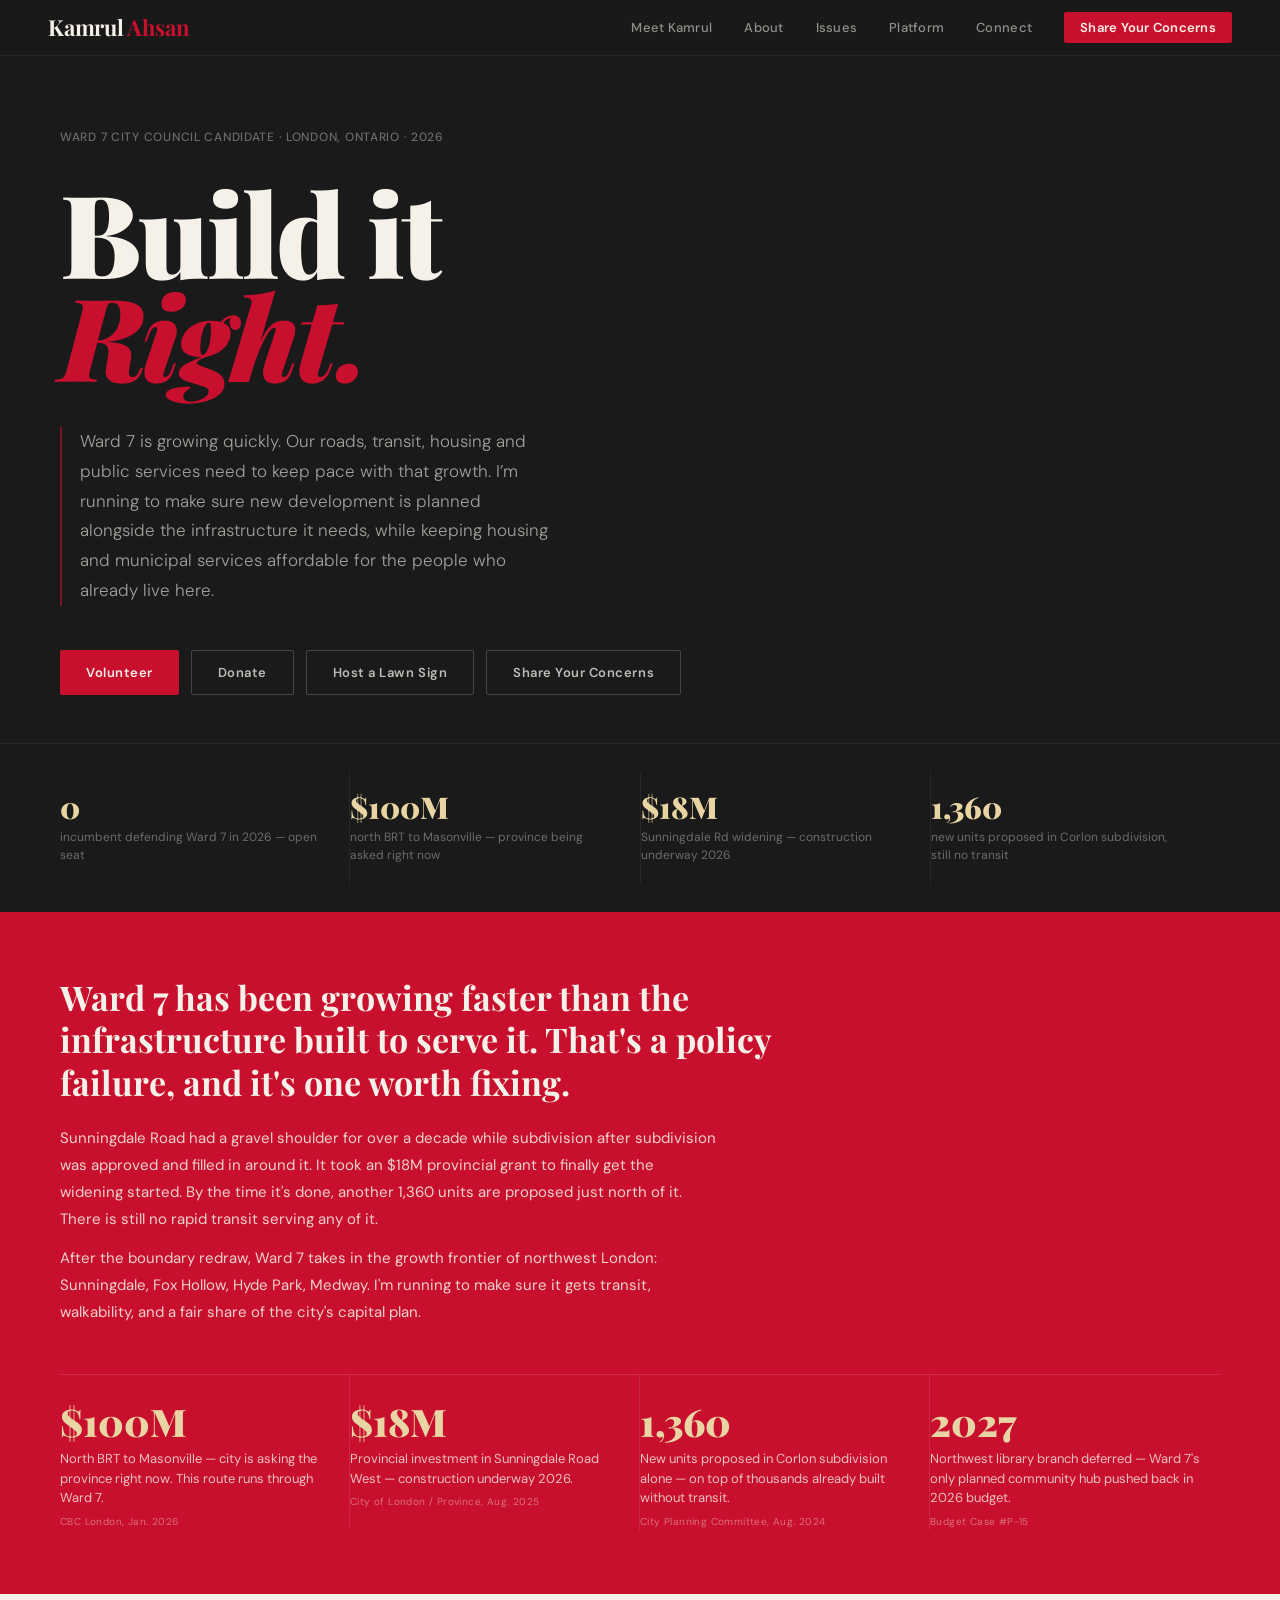
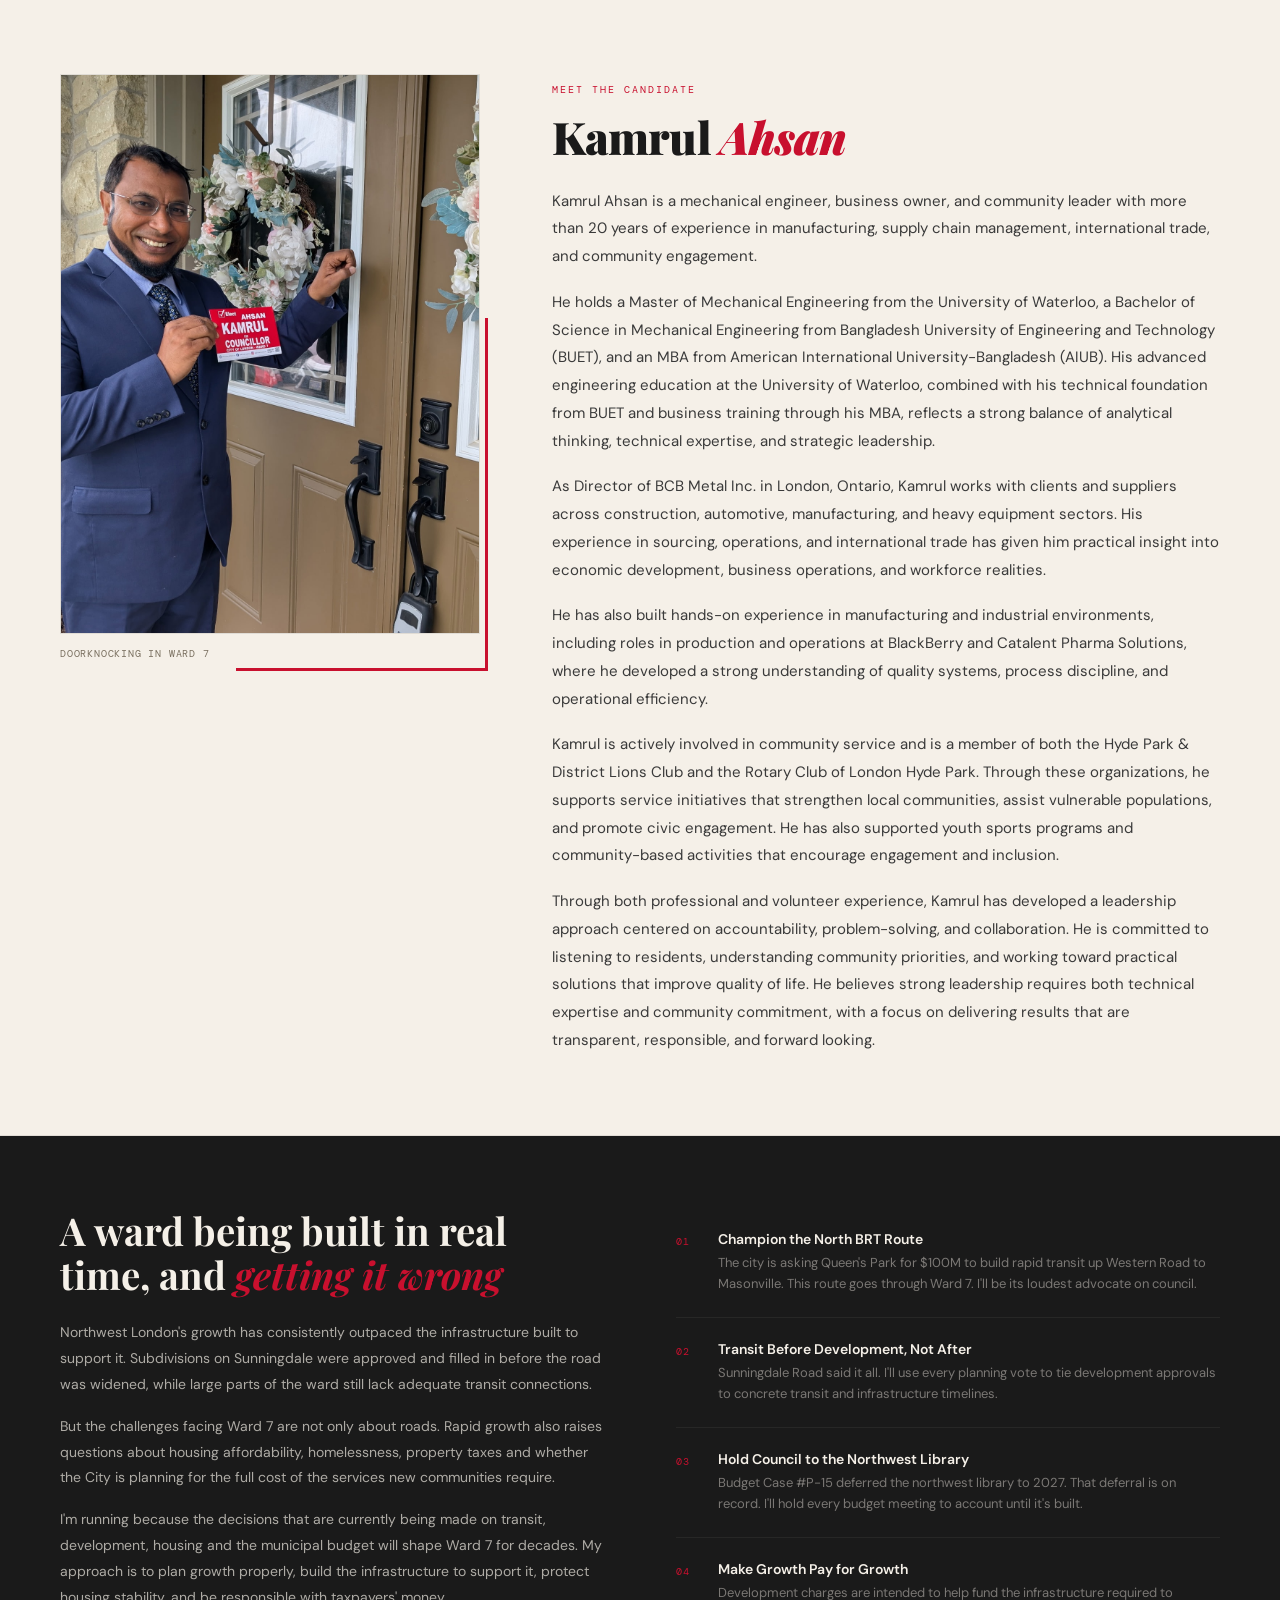
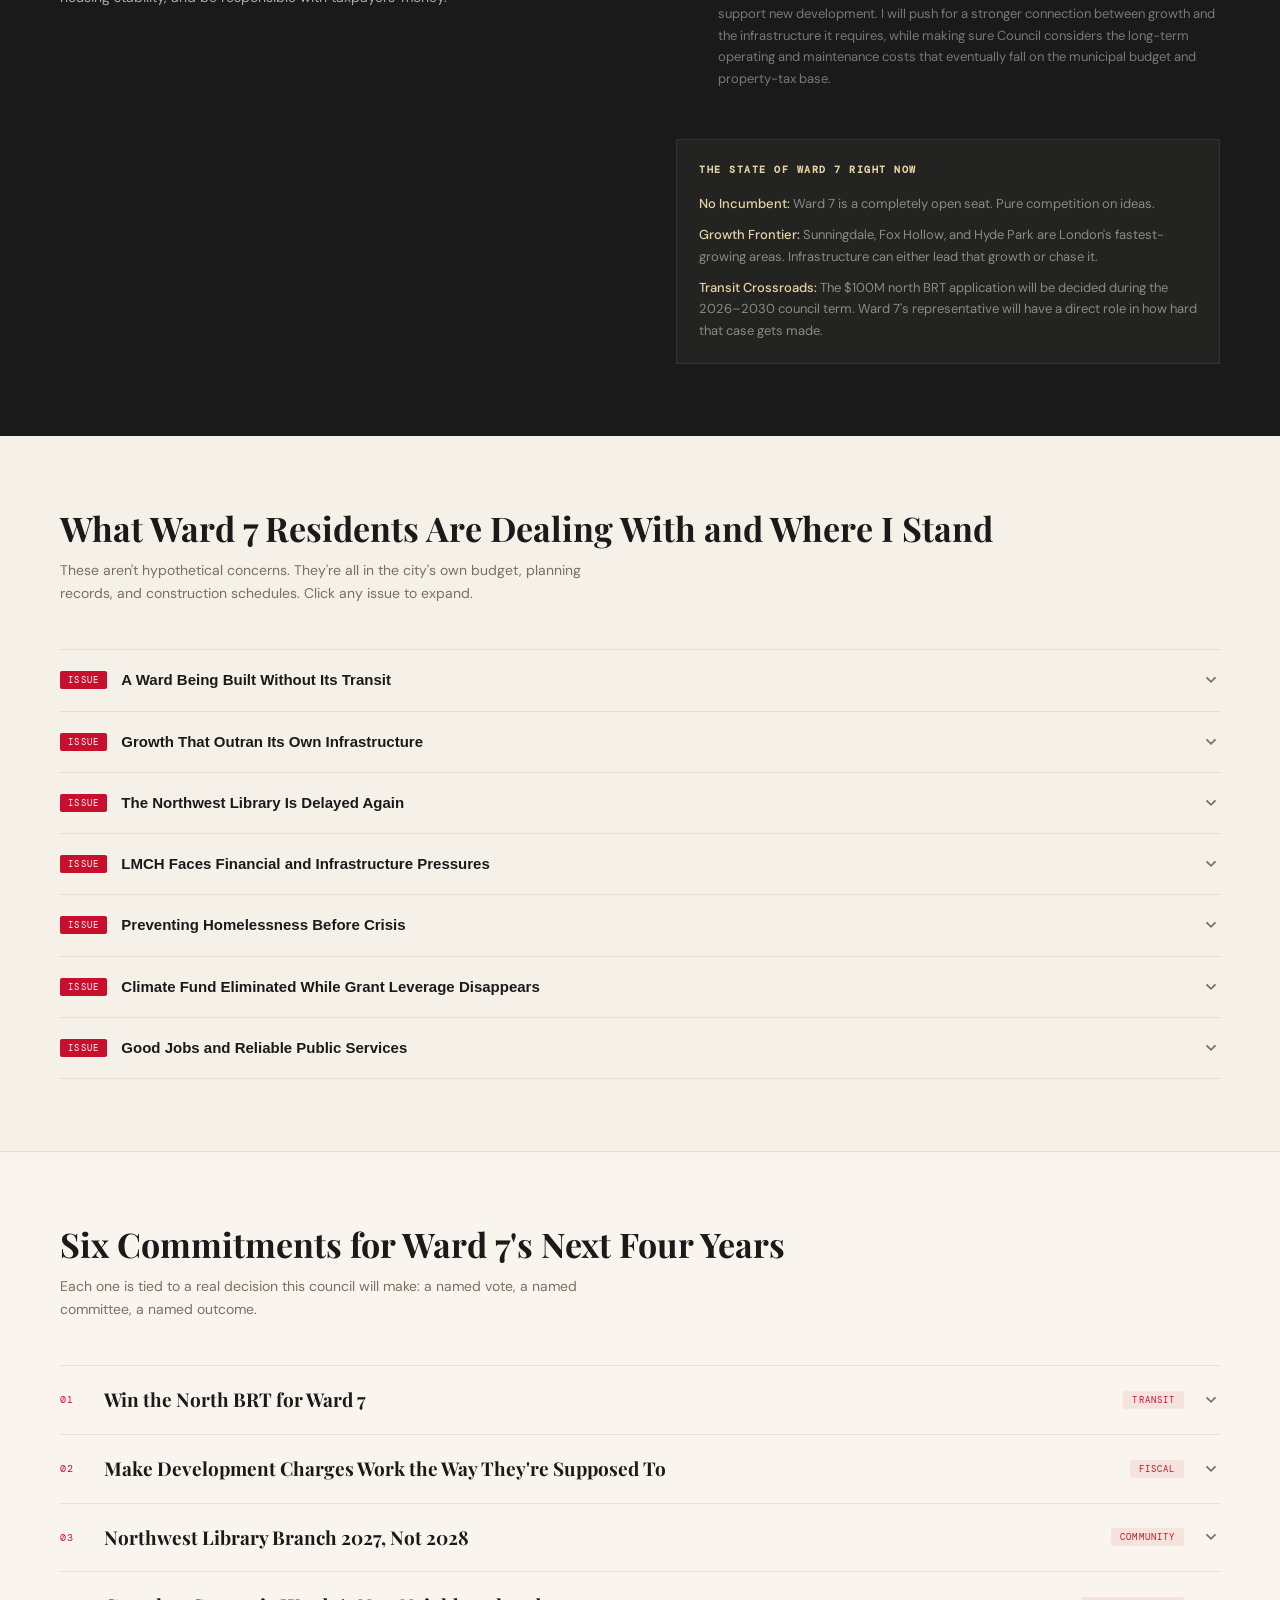
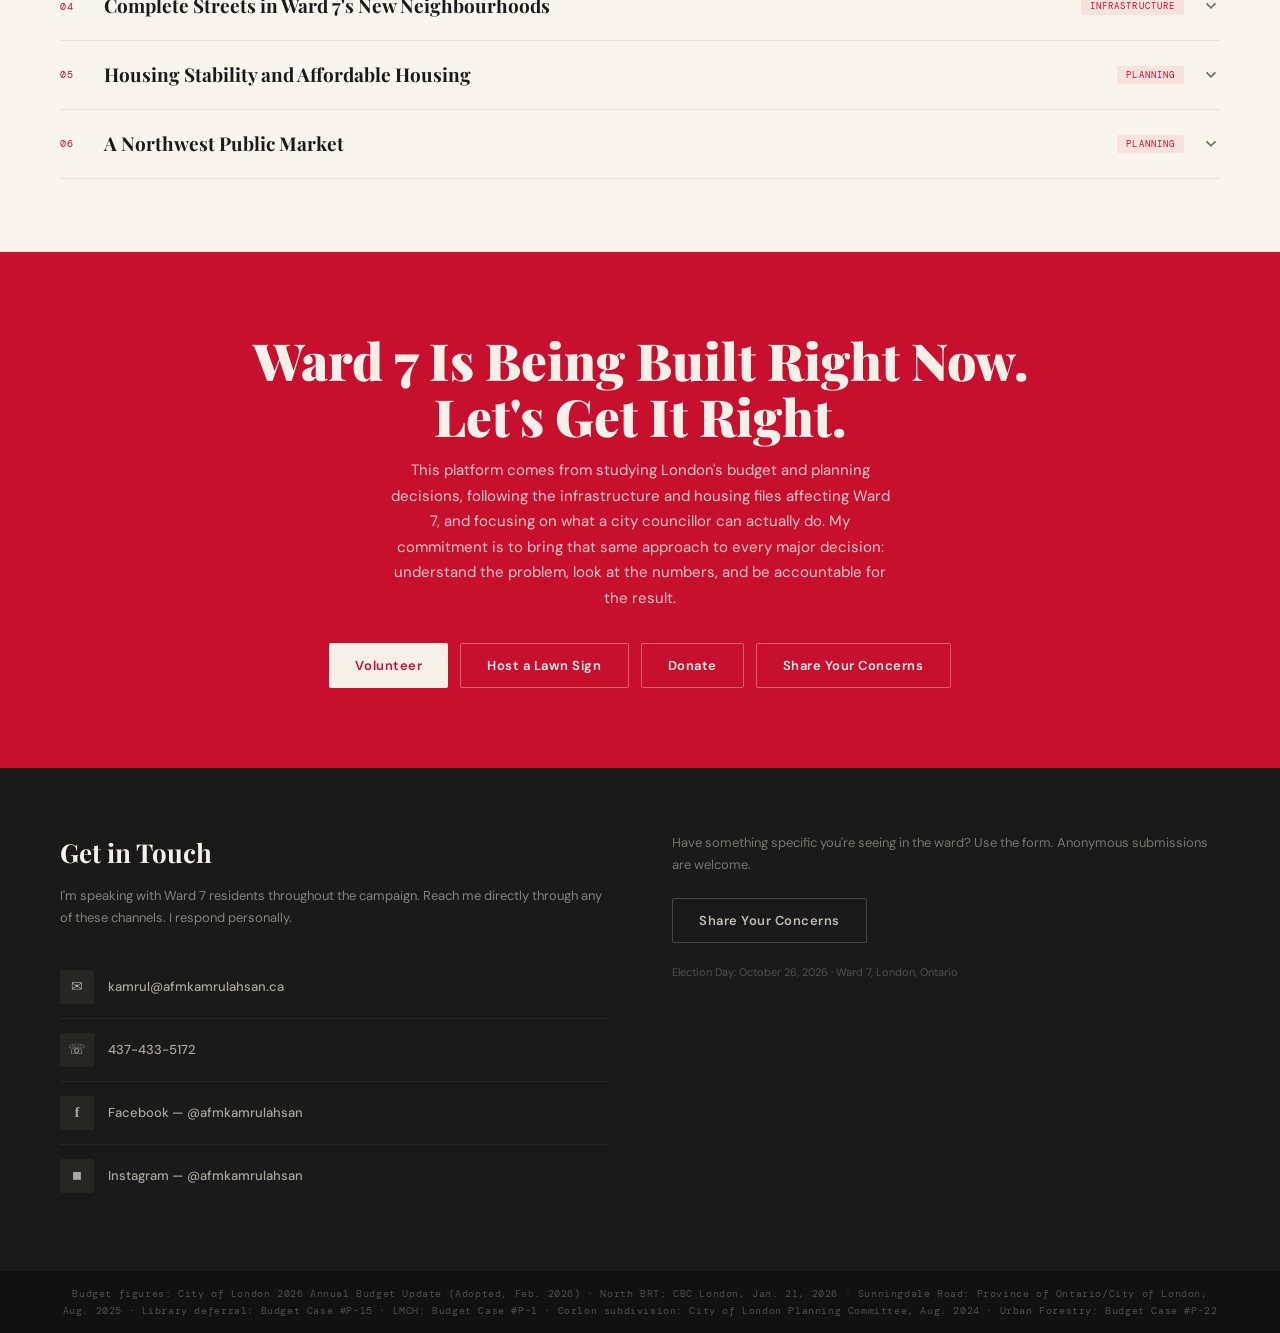
<file: index.html>
<!DOCTYPE html>
<html lang="en">
<head>
<meta charset="UTF-8">
<meta name="viewport" content="width=device-width, initial-scale=1.0">
<title>Kamrul Ahsan — Ward 7 City Council 2026</title>
<link href="https://fonts.googleapis.com/css2?family=Playfair+Display:ital,wght@0,700;0,900;1,700&family=DM+Sans:wght@300;400;500;600&family=DM+Mono:wght@400;500&display=swap" rel="stylesheet">
<style>
  :root {
    --red: #C8102E;
    --red-dark: #9B0C22;
    --cream: #F5F0E8;
    --dark: #1A1A1A;
    --mid: #3A3A3A;
    --muted: #7A7060;
    --accent: #E8D5A3;
    --border: rgba(26,26,26,0.09);
    --section-bg: #F9F5EE;
  }

  *, *::before, *::after { box-sizing: border-box; margin: 0; padding: 0; }
  html { scroll-behavior: smooth; }

  body {
    background: var(--cream);
    color: var(--dark);
    font-family: 'DM Sans', sans-serif;
    font-weight: 400;
    line-height: 1.65;
    overflow-x: hidden;
  }

  /* NAV */
  nav {
    position: fixed;
    top: 0; left: 0; right: 0;
    z-index: 500;
    background: rgba(26,26,26,0.97);
    backdrop-filter: blur(8px);
    -webkit-backdrop-filter: blur(8px);
    border-bottom: 1px solid rgba(245,240,232,0.07);
    display: flex;
    align-items: center;
    justify-content: space-between;
    padding: 0 48px;
    height: 56px;
    transition: box-shadow 0.3s;
  }

  .nav-name {
    font-family: 'Playfair Display', serif;
    font-size: 22px;
    font-weight: 700;
    color: var(--cream);
    letter-spacing: -0.01em;
    text-decoration: none;
    white-space: nowrap;
  }

  .nav-name span { color: var(--red); }

  .nav-links {
    display: flex;
    gap: 32px;
    list-style: none;
    align-items: center;
  }

  .nav-links a {
    font-size: 13px;
    font-weight: 500;
    color: rgba(245,240,232,0.55);
    text-decoration: none;
    letter-spacing: 0.02em;
    transition: color 0.2s;
  }

  .nav-links a:hover { color: var(--cream); }

  .nav-cta {
    background: var(--red) !important;
    color: var(--cream) !important;
    padding: 7px 16px;
    border-radius: 2px;
    font-weight: 600 !important;
  }

  .nav-cta:hover { background: var(--red-dark) !important; color: var(--cream) !important; }

  .nav-hamburger {
    display: none;
    flex-direction: column;
    gap: 5px;
    cursor: pointer;
    background: none;
    border: none;
    padding: 4px;
  }

  .nav-hamburger span {
    display: block;
    width: 22px;
    height: 2px;
    background: var(--cream);
    border-radius: 1px;
  }

  .mobile-nav {
    display: none;
    position: fixed;
    top: 56px;
    left: 0; right: 0;
    background: #111;
    padding: 16px 28px;
    z-index: 499;
    border-bottom: 1px solid rgba(245,240,232,0.07);
    flex-direction: column;
    gap: 2px;
  }

  .mobile-nav.open { display: flex; }

  .mobile-nav a {
    font-size: 14px;
    font-weight: 500;
    color: rgba(245,240,232,0.6);
    text-decoration: none;
    padding: 11px 0;
    border-bottom: 1px solid rgba(245,240,232,0.05);
    transition: color 0.2s;
  }

  .mobile-nav a:last-child { border-bottom: none; }
  .mobile-nav a:hover { color: var(--cream); }

  /* HERO */
  .hero {
    background: var(--dark);
    color: var(--cream);
    padding-top: 56px;
    min-height: 100vh;
    display: flex;
    flex-direction: column;
    position: relative;
  }

  .hero-main {
    flex: 1;
    display: flex;
    flex-direction: column;
    justify-content: center;
    padding: 72px 60px 48px;
  }

  .hero-kicker {
    font-size: 12px;
    font-weight: 500;
    color: rgba(245,240,232,0.38);
    letter-spacing: 0.06em;
    text-transform: uppercase;
    margin-bottom: 32px;
  }

  .hero-name {
    font-family: 'Playfair Display', serif;
    font-weight: 900;
    font-size: clamp(54px, 9vw, 118px);
    line-height: 0.9;
    letter-spacing: -0.025em;
    color: var(--cream);
    margin-bottom: 40px;
  }

  .hero-name em {
    display: block;
    color: var(--red);
    font-style: italic;
  }

  .hero-tagline {
    font-size: clamp(15px, 1.7vw, 17px);
    font-weight: 300;
    color: rgba(245,240,232,0.62);
    max-width: 500px;
    line-height: 1.75;
    padding-left: 18px;
    border-left: 2px solid rgba(200,16,46,0.55);
    margin-bottom: 44px;
  }

  .hero-cta {
    display: flex;
    gap: 12px;
    flex-wrap: wrap;
  }

  .btn {
    padding: 13px 26px;
    font-family: 'DM Sans', sans-serif;
    font-size: 13px;
    font-weight: 600;
    letter-spacing: 0.04em;
    border-radius: 2px;
    cursor: pointer;
    transition: all 0.2s;
    border: none;
  }

  .btn-primary { background: var(--red); color: var(--cream); }
  .btn-primary:hover { background: var(--red-dark); }

  .btn-ghost {
    background: transparent;
    color: rgba(245,240,232,0.75);
    border: 1px solid rgba(245,240,232,0.2);
  }
  .btn-ghost:hover { border-color: rgba(245,240,232,0.6); color: var(--cream); }

  .btn-light { background: var(--cream); color: var(--red); }
  .btn-light:hover { background: var(--accent); }

  .btn-outline {
    background: transparent;
    color: var(--cream);
    border: 1px solid rgba(245,240,232,0.35);
  }
  .btn-outline:hover { border-color: var(--cream); background: rgba(245,240,232,0.06); }

  .hero-stats {
    padding: 28px 60px;
    border-top: 1px solid rgba(245,240,232,0.07);
    display: flex;
    flex-wrap: wrap;
  }

  .stat-item {
    flex: 1;
    min-width: 180px;
    padding: 20px 32px 20px 0;
    border-right: 1px solid rgba(245,240,232,0.06);
  }

  .stat-item:last-child { border-right: none; }

  .stat-num {
    font-family: 'Playfair Display', serif;
    font-size: 30px;
    font-weight: 900;
    color: var(--accent);
    line-height: 1;
    margin-bottom: 6px;
  }

  .stat-desc { font-size: 12px; color: rgba(245,240,232,0.38); line-height: 1.5; }

  /* INTRO BAND */
  .intro-band {
    background: var(--red);
    color: var(--cream);
    padding: 64px 60px;
  }

  .intro-band h2 {
    font-family: 'Playfair Display', serif;
    font-weight: 700;
    font-size: clamp(22px, 2.8vw, 34px);
    line-height: 1.25;
    margin-bottom: 22px;
    max-width: 780px;
  }

  .intro-band p {
    font-size: 15px;
    line-height: 1.8;
    max-width: 660px;
    opacity: 0.86;
  }

  .intro-band p + p { margin-top: 12px; }

  .numbers-row {
    display: grid;
    grid-template-columns: repeat(4, 1fr);
    border-top: 1px solid rgba(255,255,255,0.12);
    margin-top: 48px;
  }

  .number-cell {
    padding: 28px 24px 0 0;
    border-right: 1px solid rgba(255,255,255,0.1);
  }
  .number-cell:last-child { border-right: none; padding-right: 0; }

  .number-cell .n {
    font-family: 'Playfair Display', serif;
    font-size: 38px;
    font-weight: 900;
    color: var(--accent);
    line-height: 1;
  }

  .number-cell .nl { font-size: 13px; line-height: 1.5; margin-top: 8px; opacity: 0.78; padding-right: 8px; }
  .number-cell .ns { font-size: 10px; opacity: 0.42; margin-top: 6px; letter-spacing: 0.04em; }

  /* SHARED SECTION */
  .section {
    padding: 72px 60px;
    border-bottom: 1px solid var(--border);
  }

  .section-alt { background: var(--section-bg); }

  .section-hed { margin-bottom: 44px; }

  .section-hed h2 {
    font-family: 'Playfair Display', serif;
    font-size: clamp(22px, 2.8vw, 34px);
    font-weight: 700;
    line-height: 1.2;
    color: var(--dark);
    margin-bottom: 10px;
  }

  .section-hed p {
    font-size: 14px;
    color: var(--muted);
    max-width: 540px;
    line-height: 1.65;
  }

  /* ABOUT DARK */
  .about-section {
    background: var(--dark);
    color: var(--cream);
    padding: 72px 60px;
  }

  .about-grid {
    display: grid;
    grid-template-columns: 1fr 1fr;
    gap: 72px;
    align-items: start;
  }

  .about-left h2 {
    font-family: 'Playfair Display', serif;
    font-size: clamp(24px, 3vw, 40px);
    font-weight: 700;
    line-height: 1.15;
    margin-bottom: 24px;
  }

  .about-left h2 em { color: var(--red); font-style: italic; }

  .about-left p {
    font-size: 14px;
    line-height: 1.85;
    color: rgba(245,240,232,0.68);
    margin-bottom: 16px;
  }

  .commitment { padding: 22px 0; border-bottom: 1px solid rgba(245,240,232,0.06); display: flex; gap: 18px; }
  .commitment:last-child { border-bottom: none; }

  .c-num {
    font-family: 'DM Mono', monospace;
    font-size: 10px;
    color: var(--red);
    padding-top: 4px;
    flex-shrink: 0;
    width: 24px;
    letter-spacing: 0.08em;
  }

  .c-text h4 { font-size: 14px; font-weight: 600; color: var(--cream); margin-bottom: 4px; line-height: 1.3; }
  .c-text p { font-size: 13px; line-height: 1.65; color: rgba(245,240,232,0.44); margin: 0; }

  .ward-box {
    margin-top: 28px;
    background: rgba(245,240,232,0.04);
    border: 1px solid rgba(245,240,232,0.08);
    padding: 22px;
  }

  .ward-box h3 {
    font-size: 10px;
    font-family: 'DM Mono', monospace;
    letter-spacing: 0.15em;
    text-transform: uppercase;
    color: var(--accent);
    margin-bottom: 14px;
  }

  .ward-box p { font-size: 13px; line-height: 1.65; color: rgba(245,240,232,0.5); margin-bottom: 10px; }
  .ward-box p:last-child { margin-bottom: 0; }
  .ward-box strong { color: var(--accent); font-weight: 500; }

  /* ACCORDION — ISSUES */
  .issues-list { border-top: 1px solid var(--border); }

  .issue-pair { border-bottom: 1px solid var(--border); }

  .issue-trigger {
    width: 100%;
    background: none;
    border: none;
    padding: 20px 0;
    display: flex;
    align-items: center;
    gap: 14px;
    cursor: pointer;
    text-align: left;
  }

  .issue-trigger:hover .issue-title { text-decoration: underline; text-underline-offset: 3px; }

  .i-badge {
    font-family: 'DM Mono', monospace;
    font-size: 9px;
    letter-spacing: 0.14em;
    text-transform: uppercase;
    padding: 3px 8px;
    border-radius: 2px;
    white-space: nowrap;
    flex-shrink: 0;
    background: var(--red);
    color: #fff;
  }

  .issue-title {
    font-size: 15px;
    font-weight: 600;
    color: var(--dark);
    flex: 1;
    line-height: 1.35;
  }

  .chevron {
    flex-shrink: 0;
    color: var(--muted);
    transition: transform 0.25s;
    width: 18px;
    height: 18px;
  }

  .issue-pair.open .chevron { transform: rotate(180deg); }

  .issue-body { display: none; padding-bottom: 24px; }
  .issue-pair.open .issue-body { display: block; }

  .issue-cols {
    display: grid;
    grid-template-columns: 1fr 1fr;
    gap: 20px;
  }

  .i-col { padding: 18px; border-radius: 2px; }
  .i-col.col-issue { background: rgba(200,16,46,0.03); border: 1px solid rgba(200,16,46,0.1); }
  .i-col.col-pos { background: rgba(26,26,26,0.02); border: 1px solid rgba(26,26,26,0.07); }

  .i-col-label {
    font-family: 'DM Mono', monospace;
    font-size: 9px;
    letter-spacing: 0.14em;
    text-transform: uppercase;
    margin-bottom: 8px;
  }

  .col-issue .i-col-label { color: var(--red); }
  .col-pos .i-col-label { color: var(--muted); }

  .i-col h4 { font-family: 'Playfair Display', serif; font-size: 15px; font-weight: 700; margin-bottom: 9px; line-height: 1.25; }
  .i-col p { font-size: 13px; line-height: 1.75; color: var(--mid); }
  .i-col .src { margin-top: 9px; font-size: 10px; font-family: 'DM Mono', monospace; color: var(--muted); opacity: 0.6; }

  /* PRIORITIES */
  .p-list { border-top: 1px solid var(--border); }
  .p-item { border-bottom: 1px solid var(--border); }

  .p-trigger {
    width: 100%;
    background: none;
    border: none;
    padding: 22px 0;
    display: flex;
    align-items: center;
    gap: 18px;
    cursor: pointer;
    text-align: left;
  }

  .p-num { font-family: 'DM Mono', monospace; font-size: 10px; color: var(--red); flex-shrink: 0; width: 26px; letter-spacing: 0.1em; }
  .p-title { font-family: 'Playfair Display', serif; font-size: 19px; font-weight: 700; color: var(--dark); flex: 1; line-height: 1.25; }

  .p-tag {
    font-family: 'DM Mono', monospace;
    font-size: 9px;
    letter-spacing: 0.12em;
    text-transform: uppercase;
    background: rgba(200,16,46,0.08);
    color: var(--red);
    padding: 3px 9px;
    border-radius: 2px;
    white-space: nowrap;
    flex-shrink: 0;
  }

  .p-item.open .p-chevron { transform: rotate(180deg); }
  .p-chevron { flex-shrink: 0; color: var(--muted); transition: transform 0.25s; width: 18px; height: 18px; }

  .p-body { display: none; padding: 0 0 26px 44px; }
  .p-item.open .p-body { display: block; }
  .p-body p { font-size: 14px; line-height: 1.8; color: var(--mid); max-width: 720px; }
  .p-body p + p { margin-top: 12px; }

  /* POLICY CARDS */
  .policy-grid {
    display: grid;
    grid-template-columns: repeat(auto-fit, minmax(280px, 1fr));
    gap: 18px;
  }

  .policy-card {
    background: white;
    border: 1px solid var(--border);
    padding: 26px;
    cursor: pointer;
    transition: box-shadow 0.2s;
  }

  .policy-card:hover { box-shadow: 0 6px 24px rgba(26,26,26,0.08); }

  .card-header {
    display: flex;
    align-items: flex-start;
    gap: 12px;
  }

  .card-dot {
    width: 6px;
    height: 6px;
    background: var(--red);
    border-radius: 50%;
    margin-top: 6px;
    flex-shrink: 0;
  }

  .card-title {
    font-family: 'Playfair Display', serif;
    font-size: 15px;
    font-weight: 700;
    line-height: 1.3;
    flex: 1;
    color: var(--dark);
  }

  .card-chev { flex-shrink: 0; color: var(--muted); transition: transform 0.25s; width: 16px; height: 16px; margin-top: 2px; }
  .policy-card.open .card-chev { transform: rotate(180deg); }

  .card-body { display: none; margin-top: 14px; padding-top: 14px; border-top: 1px solid var(--border); }
  .policy-card.open .card-body { display: block; }
  .card-body p { font-size: 13px; line-height: 1.75; color: var(--mid); margin-bottom: 10px; }

  .card-evidence {
    padding: 9px 12px;
    background: rgba(200,16,46,0.03);
    border-left: 2px solid var(--red);
    font-size: 11px;
    color: var(--muted);
    line-height: 1.55;
    font-style: italic;
  }

  /* FOOTER CTA */
  .footer-cta {
    background: var(--red);
    color: var(--cream);
    padding: 80px 60px;
    text-align: center;
  }

  .footer-cta h2 {
    font-family: 'Playfair Display', serif;
    font-size: clamp(26px, 4vw, 52px);
    font-weight: 900;
    margin-bottom: 14px;
    line-height: 1.1;
  }

  .footer-cta p {
    font-size: 15px;
    opacity: 0.82;
    max-width: 500px;
    margin: 0 auto 32px;
    line-height: 1.7;
  }

  .cta-buttons { display: flex; gap: 12px; justify-content: center; flex-wrap: wrap; }

  /* CONTACT */
  .contact-section {
    background: var(--dark);
    color: var(--cream);
    padding: 64px 60px;
  }

  .contact-grid {
    display: grid;
    grid-template-columns: 1fr 1fr;
    gap: 64px;
    align-items: start;
  }

  .contact-left h2 {
    font-family: 'Playfair Display', serif;
    font-size: 26px;
    font-weight: 700;
    margin-bottom: 10px;
  }

  .contact-left p { font-size: 13px; color: rgba(245,240,232,0.48); line-height: 1.65; margin-bottom: 28px; }

  .contact-links { display: flex; flex-direction: column; gap: 0; }

  .contact-link {
    display: flex;
    align-items: center;
    gap: 14px;
    text-decoration: none;
    color: rgba(245,240,232,0.65);
    font-size: 13px;
    font-weight: 500;
    transition: color 0.2s;
    padding: 14px 0;
    border-bottom: 1px solid rgba(245,240,232,0.06);
  }

  .contact-link:last-child { border-bottom: none; }
  .contact-link:hover { color: var(--cream); }

  .contact-icon {
    width: 34px;
    height: 34px;
    background: rgba(245,240,232,0.05);
    border-radius: 2px;
    display: flex;
    align-items: center;
    justify-content: center;
    flex-shrink: 0;
    font-size: 14px;
    font-family: 'DM Mono', monospace;
  }

  .contact-right p { font-size: 13px; color: rgba(245,240,232,0.42); line-height: 1.7; margin-bottom: 22px; }

  /* FOOTNOTE */
  .footnote-bar {
    background: #111;
    color: rgba(245,240,232,0.28);
    font-family: 'DM Mono', monospace;
    font-size: 10px;
    letter-spacing: 0.06em;
    padding: 14px 60px;
    text-align: center;
    line-height: 1.7;
  }

  /* MODALS */
  .modal-backdrop {
    display: none;
    position: fixed;
    inset: 0;
    background: rgba(0,0,0,0.72);
    z-index: 1000;
    align-items: center;
    justify-content: center;
    padding: 20px;
    overflow-y: auto;
  }

  .modal-backdrop.open { display: flex; }

  .modal-box {
    background: var(--cream);
    max-width: 520px;
    width: 100%;
    padding: 42px;
    position: relative;
    border-radius: 2px;
    margin: auto;
  }

  .modal-close { position: absolute; top: 14px; right: 18px; background: none; border: none; font-size: 22px; cursor: pointer; color: var(--mid); line-height: 1; }
  .modal-label { font-family: 'DM Mono', monospace; font-size: 10px; letter-spacing: 0.2em; text-transform: uppercase; color: var(--red); margin-bottom: 9px; }
  .modal-title { font-family: 'Playfair Display', serif; font-size: 24px; font-weight: 700; margin-bottom: 6px; color: var(--dark); }
  .modal-desc { font-size: 13px; color: var(--muted); margin-bottom: 26px; line-height: 1.6; }

  .field { margin-bottom: 13px; }
  .field label { display: block; font-size: 12px; font-weight: 500; margin-bottom: 5px; color: var(--mid); }

  .field input,
  .field select,
  .field textarea {
    width: 100%;
    padding: 11px 12px;
    border: 1px solid rgba(200,16,46,0.18);
    background: #fff;
    font-family: 'DM Sans', sans-serif;
    font-size: 13px;
    border-radius: 2px;
    box-sizing: border-box;
    color: var(--dark);
  }

  .field textarea { resize: vertical; }

  .field-row { display: grid; grid-template-columns: 1fr 1fr; gap: 10px; margin-bottom: 13px; }
  .field-row .field { margin-bottom: 0; }

  .btn-form {
    width: 100%;
    background: var(--red);
    color: var(--cream);
    border: none;
    padding: 13px;
    font-family: 'DM Sans', sans-serif;
    font-size: 13px;
    font-weight: 600;
    letter-spacing: 0.05em;
    cursor: pointer;
    border-radius: 2px;
    margin-top: 6px;
    transition: background 0.2s;
  }

  .btn-form:hover { background: var(--red-dark); }

  .legal-notice {
    background: #fff;
    border-left: 3px solid var(--red);
    padding: 12px 14px;
    margin-bottom: 22px;
    border-radius: 0 2px 2px 0;
  }

  .legal-notice-label { font-family: 'DM Mono', monospace; font-size: 9px; letter-spacing: 0.15em; text-transform: uppercase; color: var(--red); margin-bottom: 7px; }
  .legal-notice ul { font-size: 11px; color: var(--mid); line-height: 1.8; margin: 0; padding-left: 16px; }

  .etransfer-box { background: #fff; border: 1px solid rgba(200,16,46,0.14); padding: 13px; border-radius: 2px; margin-bottom: 18px; }
  .etransfer-label { font-family: 'DM Mono', monospace; font-size: 9px; letter-spacing: 0.14em; text-transform: uppercase; color: var(--red); margin-bottom: 6px; }
  .etransfer-email { font-family: 'DM Mono', monospace; font-size: 14px; font-weight: 600; color: var(--dark); margin: 3px 0 6px; }
  .etransfer-box p { font-size: 12px; color: var(--muted); line-height: 1.55; }

  .amt-presets { display: grid; grid-template-columns: repeat(4,1fr); gap: 7px; margin-bottom: 8px; }

  .amt-btn {
    padding: 9px 0;
    border: 1px solid rgba(200,16,46,0.25);
    background: #fff;
    font-family: 'DM Sans', sans-serif;
    font-size: 13px;
    font-weight: 500;
    color: var(--mid);
    border-radius: 2px;
    cursor: pointer;
    transition: all 0.15s;
  }

  .amt-btn.selected, .amt-btn:hover { background: var(--red); color: #fff; border-color: var(--red); }

  .checkbox-label {
    display: flex;
    align-items: flex-start;
    gap: 9px;
    font-size: 12px;
    color: var(--mid);
    line-height: 1.6;
    cursor: pointer;
    margin-bottom: 18px;
  }

  .checkbox-label input { margin-top: 3px; accent-color: var(--red); flex-shrink: 0; }
  .form-note { font-size: 11px; color: var(--muted); text-align: center; margin-top: 8px; line-height: 1.5; }

  /* BIO / MEET THE CANDIDATE */
  .bio-section {
    background: var(--cream);
    padding: 80px 60px;
    border-bottom: 1px solid var(--border);
  }

  .bio-grid {
    display: grid;
    grid-template-columns: 420px 1fr;
    gap: 72px;
    align-items: start;
  }

  .bio-image-col { position: relative; }

  .bio-img-wrap {
    position: sticky;
    top: 80px;
  }

  .bio-img {
    width: 100%;
    aspect-ratio: 3 / 4;
    object-fit: cover;
    display: block;
    border: 1px solid var(--border);
  }

  .bio-img-placeholder::before {
    content: '';
    display: block;
    width: 100%;
    aspect-ratio: 3 / 4;
    background: #e8e2d8;
    border: 2px dashed rgba(26,26,26,0.15);
  }

  .bio-img-placeholder .bio-img { display: none; }

  .bio-img-wrap::after {
    content: '';
    display: block;
    position: absolute;
    bottom: -8px;
    right: -8px;
    width: 60%;
    height: 60%;
    border-right: 3px solid var(--red);
    border-bottom: 3px solid var(--red);
    pointer-events: none;
    z-index: -1;
  }

  .bio-img-caption {
    font-family: 'DM Mono', monospace;
    font-size: 10px;
    letter-spacing: 0.08em;
    color: var(--muted);
    margin-top: 12px;
    text-transform: uppercase;
  }

  .bio-content-col { padding-top: 8px; }

  .bio-label {
    font-family: 'DM Mono', monospace;
    font-size: 10px;
    letter-spacing: 0.2em;
    text-transform: uppercase;
    color: var(--red);
    margin-bottom: 14px;
  }

  .bio-heading {
    font-family: 'Playfair Display', serif;
    font-size: clamp(28px, 3.5vw, 46px);
    font-weight: 900;
    line-height: 1.05;
    color: var(--dark);
    margin-bottom: 28px;
    letter-spacing: -0.02em;
  }

  .bio-heading em {
    color: var(--red);
    font-style: italic;
  }

  .bio-body p {
    font-size: 15px;
    line-height: 1.85;
    color: var(--mid);
    margin-bottom: 18px;
  }

  .bio-body p:last-child { margin-bottom: 0; }

/* RESPONSIVE */
  @media (max-width: 768px) {
    .bio-section { padding: 56px 24px; }
    .bio-grid { grid-template-columns: 1fr; gap: 36px; }
    .bio-img-wrap { position: static; }
    /*.bio-img { aspect-ratio: 4 / 3; }*/
    .bio-img-wrap::after { display: none; }

    nav { padding: 0 24px; }
    .nav-links { display: none; }
    .nav-hamburger { display: flex; }

    .hero-main, .hero-stats, .intro-band,
    .section, .about-section, .contact-section, .footer-cta { padding-left: 24px; padding-right: 24px; }

    .about-grid { grid-template-columns: 1fr; gap: 36px; }
    .contact-grid { grid-template-columns: 1fr; gap: 36px; }
    .issue-cols { grid-template-columns: 1fr; }
    .numbers-row { grid-template-columns: 1fr 1fr; }
    .number-cell { padding-right: 16px; border-right: none; }
    .hero-stats { flex-direction: column; }
    .stat-item { border-right: none; border-bottom: 1px solid rgba(245,240,232,0.06); min-width: 0; }
    .p-body { padding-left: 0; }
    .p-title { font-size: 16px; }
    .modal-box { padding: 28px 20px; }
    .field-row { grid-template-columns: 1fr; }
    .footnote-bar { padding: 14px 24px; }
  }
</style>
</head>
<body>

<!-- NAV -->
<nav id="main-nav">
  <a href="#top" class="nav-name">Kamrul <span>Ahsan</span></a>
  <ul class="nav-links">
    <li><a href="#meet">Meet Kamrul</a></li>
    <li><a href="#about">About</a></li>
    <li><a href="#issues">Issues</a></li>
    <li><a href="#platform">Platform</a></li>
    <!--<li><a href="#day-one">Day One</a></li>-->
    <li><a href="#connect">Connect</a></li>
    <li><a href="#" onclick="openModal('modal-concerns'); return false;" class="nav-cta">Share Your Concerns</a></li>
  </ul>
  <button class="nav-hamburger" id="hamburger" aria-label="Open menu">
    <span></span><span></span><span></span>
  </button>
</nav>

<div class="mobile-nav" id="mobile-nav">
  <a href="#meet" onclick="closeMobileNav()">Meet Kamrul</a>
  <a href="#about" onclick="closeMobileNav()">About</a>
  <a href="#issues" onclick="closeMobileNav()">Issues</a>
  <a href="#platform" onclick="closeMobileNav()">Platform</a>
  <!--<a href="#day-one" onclick="closeMobileNav()">Day One</a>-->
  <a href="#connect" onclick="closeMobileNav()">Connect</a>
  <a href="#" onclick="openModal('modal-concerns'); closeMobileNav(); return false;">Share Your Concerns</a>
</div>

<!-- HERO -->
<section class="hero" id="top">
  <div class="hero-main">
    <p class="hero-kicker">Ward 7 City Council Candidate &middot; London, Ontario &middot; 2026</p>
    <h1 class="hero-name">
      Build it<em>Right.</em>
    </h1>
    <p class="hero-tagline">
      Ward 7 is growing quickly. Our roads, transit, housing and public services need to keep pace with that growth. I’m running to make sure new development is planned alongside the infrastructure it needs, while keeping housing and municipal services affordable for the people who already live here.

    </p>
    <div class="hero-cta">
      <button class="btn btn-primary" onclick="openModal('modal-volunteer')">Volunteer</button>
      <button class="btn btn-ghost" onclick="openModal('modal-donate')">Donate</button>
      <button class="btn btn-ghost" onclick="openModal('modal-lawnsign')">Host a Lawn Sign</button>
      <button class="btn btn-ghost" onclick="openModal('modal-concerns')">Share Your Concerns</button>
    </div>
  </div>

  <div class="hero-stats">
    <div class="stat-item">
      <div class="stat-num">0</div>
      <div class="stat-desc">incumbent defending Ward 7 in 2026 — open seat</div>
    </div>
    <div class="stat-item">
      <div class="stat-num">$100M</div>
      <div class="stat-desc">north BRT to Masonville — province being asked right now</div>
    </div>
    <div class="stat-item">
      <div class="stat-num">$18M</div>
      <div class="stat-desc">Sunningdale Rd widening — construction underway 2026</div>
    </div>
    <div class="stat-item">
      <div class="stat-num">1,360</div>
      <div class="stat-desc">new units proposed in Corlon subdivision, still no transit</div>
    </div>
  </div>
</section>

<!-- INTRO BAND -->
<section class="intro-band">
  <h2>Ward 7 has been growing faster than the infrastructure built to serve it. That's a policy failure, and it's one worth fixing.</h2>
  <p>
    Sunningdale Road had a gravel shoulder for over a decade while subdivision after subdivision was approved and filled in around it. It took an $18M provincial grant to finally get the widening started. By the time it's done, another 1,360 units are proposed just north of it. There is still no rapid transit serving any of it.
  </p>
  <p>
    After the boundary redraw, Ward 7 takes in the growth frontier of northwest London: Sunningdale, Fox Hollow, Hyde Park, Medway. I'm running to make sure it gets transit, walkability, and a fair share of the city's capital plan.
  </p>

  <div class="numbers-row">
    <div class="number-cell">
      <div class="n">$100M</div>
      <div class="nl">North BRT to Masonville — city is asking the province right now. This route runs through Ward 7.</div>
      <div class="ns">CBC London, Jan. 2026</div>
    </div>
    <div class="number-cell">
      <div class="n">$18M</div>
      <div class="nl">Provincial investment in Sunningdale Road West — construction underway 2026.</div>
      <div class="ns">City of London / Province, Aug. 2025</div>
    </div>
    <div class="number-cell">
      <div class="n">1,360</div>
      <div class="nl">New units proposed in Corlon subdivision alone — on top of thousands already built without transit.</div>
      <div class="ns">City Planning Committee, Aug. 2024</div>
    </div>
    <div class="number-cell">
      <div class="n">2027</div>
      <div class="nl">Northwest library branch deferred — Ward 7's only planned community hub pushed back in 2026 budget.</div>
      <div class="ns">Budget Case #P-15</div>
    </div>
  </div>
</section>

<!-- MEET THE CANDIDATE -->
<section class="bio-section" id="meet">
  <div class="bio-grid">
    <div class="bio-image-col">
      <div class="bio-img-wrap">
        <!-- Replace src with your actual doorknocking photo -->
        <img src="new_dp_campaign.jpg" alt="Kamrul Ahsan doorknocking in Ward 7" class="bio-img" onerror="this.parentElement.classList.add('bio-img-placeholder')">
        <div class="bio-img-caption">Doorknocking in Ward 7</div>
      </div>
    </div>
    <div class="bio-content-col">
      <div class="bio-label">Meet the Candidate</div>
      <h2 class="bio-heading">Kamrul <em>Ahsan</em></h2>
      <div class="bio-body">
        <p>Kamrul Ahsan is a mechanical engineer, business owner, and community leader with more than 20 years of experience in manufacturing, supply chain management, international trade, and community engagement.</p>
        <p>He holds a Master of Mechanical Engineering from the University of Waterloo, a Bachelor of Science in Mechanical Engineering from Bangladesh University of Engineering and Technology (BUET), and an MBA from American International University-Bangladesh (AIUB). His advanced engineering education at the University of Waterloo, combined with his technical foundation from BUET and business training through his MBA, reflects a strong balance of analytical thinking, technical expertise, and strategic leadership.</p>
        <p>As Director of BCB Metal Inc. in London, Ontario, Kamrul works with clients and suppliers across construction, automotive, manufacturing, and heavy equipment sectors. His experience in sourcing, operations, and international trade has given him practical insight into economic development, business operations, and workforce realities.</p>
        <p>He has also built hands-on experience in manufacturing and industrial environments, including roles in production and operations at BlackBerry and Catalent Pharma Solutions, where he developed a strong understanding of quality systems, process discipline, and operational efficiency.</p>
        <p>Kamrul is actively involved in community service and is a member of both the Hyde Park & District Lions Club and the Rotary Club of London Hyde Park. Through these organizations, he supports service initiatives that strengthen local communities, assist vulnerable populations, and promote civic engagement. He has also supported youth sports programs and community-based activities that encourage engagement and inclusion.</p>
        <p>Through both professional and volunteer experience, Kamrul has developed a leadership approach centered on accountability, problem-solving, and collaboration. He is committed to listening to residents, understanding community priorities, and working toward practical solutions that improve quality of life. He believes strong leadership requires both technical expertise and community commitment, with a focus on delivering results that are transparent, responsible, and forward looking.</p>
      </div>
    </div>
  </div>
</section>

<!-- ABOUT -->

<section class="about-section" id="about">
  <div class="about-grid">
    <div class="about-left">
      <h2>A ward being built in real time, and <em>getting it wrong</em></h2>
      <p>
        Northwest London's growth has consistently outpaced the infrastructure built to support it. Subdivisions on Sunningdale were approved and filled in before the road was widened, while large parts of the ward still lack adequate transit connections.
      </p>
      <p>
        But the challenges facing Ward 7 are not only about roads. Rapid growth also raises questions about housing affordability, homelessness, property taxes and whether the City is planning for the full cost of the services new communities require.
      </p>
      <p>
        I'm running because the decisions that are currently being made on transit, development, housing and the municipal budget will shape Ward 7 for decades. My approach is to plan growth properly, build the infrastructure to support it, protect housing stability, and be responsible with taxpayers' money.      </p>
    </div>

    <div class="about-right">
      <div>
        <div class="commitment">
          <div class="c-num">01</div>
          <div class="c-text">
            <h4>Champion the North BRT Route</h4>
            <p>The city is asking Queen's Park for $100M to build rapid transit up Western Road to Masonville. This route goes through Ward 7. I'll be its loudest advocate on council.</p>
          </div>
        </div>
        <div class="commitment">
          <div class="c-num">02</div>
          <div class="c-text">
            <h4>Transit Before Development, Not After</h4>
            <p>Sunningdale Road said it all. I'll use every planning vote to tie development approvals to concrete transit and infrastructure timelines.</p>
          </div>
        </div>
        <div class="commitment">
          <div class="c-num">03</div>
          <div class="c-text">
            <h4>Hold Council to the Northwest Library</h4>
            <p>Budget Case #P-15 deferred the northwest library to 2027. That deferral is on record. I'll hold every budget meeting to account until it's built.</p>
          </div>
        </div>
        <div class="commitment">
          <div class="c-num">04</div>
          <div class="c-text">
            <h4>Make Growth Pay for Growth</h4>
            <p>Development charges are intended to help fund the infrastructure required to support new development. I will push for a stronger connection between growth and the infrastructure it requires, while making sure Council considers the long-term operating and maintenance costs that eventually fall on the municipal budget and property-tax base.</p>
          </div>
        </div>
      </div>

      <div class="ward-box">
        <h3>The State of Ward 7 Right Now</h3>
        <p><strong>No Incumbent:</strong> Ward 7 is a completely open seat. Pure competition on ideas.</p>
        <p><strong>Growth Frontier:</strong> Sunningdale, Fox Hollow, and Hyde Park are London's fastest-growing areas. Infrastructure can either lead that growth or chase it.</p>
        <p><strong>Transit Crossroads:</strong> The $100M north BRT application will be decided during the 2026–2030 council term. Ward 7's representative will have a direct role in how hard that case gets made.</p>
      </div>
    </div>
  </div>
</section>

<!-- ISSUES -->
<section class="section" id="issues">
  <div class="section-hed">
    <h2>What Ward 7 Residents Are Dealing With and Where I Stand</h2>
    <p>These aren't hypothetical concerns. They're all in the city's own budget, planning records, and construction schedules. Click any issue to expand.</p>
  </div>

  <div class="issues-list">

    <div class="issue-pair" id="ip-1">
      <button class="issue-trigger" onclick="toggleEl('ip-1')">
        <span class="i-badge">Issue</span>
        <span class="issue-title">A Ward Being Built Without Its Transit</span>
        <svg class="chevron" viewBox="0 0 20 20" fill="none" stroke="currentColor" stroke-width="2"><path d="M5 7l5 5 5-5"/></svg>
      </button>
      <div class="issue-body">
        <div class="issue-cols">
          <div class="i-col col-issue">
            <div class="i-col-label">Issue</div>
            <h4>A Ward Being Built Without Its Transit</h4>
            <p>Sunningdale, Fox Hollow, and Hyde Park have seen thousands of homes built over the past decade. There is still no bus service covering large parts of these subdivisions. The former Ward 7 councillor publicly acknowledged it was "a real concern." It remains a real concern today.</p>
            <div class="src">CBC London, Aug. 2024</div>
          </div>
          <div class="i-col col-pos">
            <div class="i-col-label">My Position</div>
            <h4>Back the North BRT Application</h4>
            <p>The City of London is currently seeking $100 million from the province to build a Bus Rapid Transit route up Western Road and Wharncliffe, terminating at Masonville. Council killed this route in 2019. I will be its champion in the 2026–2030 term. A ward councillor who puts their credibility behind this application changes its political calculus at city hall.</p>
          </div>
        </div>
      </div>
    </div>

    <div class="issue-pair" id="ip-2">
      <button class="issue-trigger" onclick="toggleEl('ip-2')">
        <span class="i-badge">Issue</span>
        <span class="issue-title">Growth That Outran Its Own Infrastructure</span>
        <svg class="chevron" viewBox="0 0 20 20" fill="none" stroke="currentColor" stroke-width="2"><path d="M5 7l5 5 5-5"/></svg>
      </button>
      <div class="issue-body">
        <div class="issue-cols">
          <div class="i-col col-issue">
            <div class="i-col-label">Issue</div>
            <h4>Growth That Outran Its Own Infrastructure</h4>
            <p>Sunningdale Road had a gravel shoulder until 2026. It took over a decade of subdivision approvals and an $18M provincial grant to finally fund the widening now underway. The same pattern is already repeating: 1,360 more units proposed at Sunningdale and Wonderland. The Development Charges policy isn't capturing infrastructure costs fast enough.</p>
            <div class="src">City of London / Province of Ontario, 2026</div>
          </div>
          <div class="i-col col-pos">
            <div class="i-col-label">My Position</div>
            <h4>Growth Pays for Growth, Not Existing Residents</h4>
            <p>Development charges are the mechanism that makes new subdivisions fund the infrastructure they require. The Sunningdale pattern, subdivisions approved and filled for a decade before the road got sidewalks, is a DC policy failure. The DC bylaw is under review as part of the 2026 budget cycle (Budget Case #P-13). I'll push for DC rates that fully capture the cost of roads, transit connections, and community facilities so the same thing doesn't happen in the next wave of northwest development.</p>
          </div>
        </div>
      </div>
    </div>

    <div class="issue-pair" id="ip-3">
      <button class="issue-trigger" onclick="toggleEl('ip-3')">
        <span class="i-badge">Issue</span>
        <span class="issue-title">The Northwest Library Is Delayed Again</span>
        <svg class="chevron" viewBox="0 0 20 20" fill="none" stroke="currentColor" stroke-width="2"><path d="M5 7l5 5 5-5"/></svg>
      </button>
      <div class="issue-body">
        <div class="issue-cols">
          <div class="i-col col-issue">
            <div class="i-col-label">Issue</div>
            <h4>The Northwest Library Is Delayed Again</h4>
            <p>The northwest London library branch, which is the only planned community hub for Ward 7's growth areas has been deferred to 2027 in the 2026 budget. $500,000 remains for design work. A library in a rapidly growing area isn't a luxury: it's where people access job resources, digital services, and community connection.</p>
            <div class="src">Budget Case #P-15 &middot; Total project: $6.9M</div>
          </div>
          <div class="i-col col-pos">
            <div class="i-col-label">My Position</div>
            <h4>2027 is the Hard Deadline and I'll Enforce It</h4>
            <p>The deferral is on record. The $500K for design work is in place. I will attend every relevant budget and planning meeting where the northwest library timeline is a variable, and I will make clear publicly when it is at risk. I'll make it politically costly to defer this again.</p>
          </div>
        </div>
      </div>
    </div>

    <div class="issue-pair" id="ip-4">
  <button class="issue-trigger" onclick="toggleEl('ip-4')">
    <span class="i-badge">Issue</span>
    <span class="issue-title">LMCH Faces Financial and Infrastructure Pressures</span>
    <svg class="chevron" viewBox="0 0 20 20" fill="none" stroke="currentColor" stroke-width="2"><path d="M5 7l5 5 5-5"/></svg>
  </button>
  <div class="issue-body">
    <div class="issue-cols">
      <div class="i-col col-issue">
        <div class="i-col-label">Issue</div>
        <h4>Maintaining London's Existing Community Housing</h4>
        <p>LMCH provides more than 3,300 housing units for over 5,000 people, but its housing portfolio faces significant renewal and financial pressures. A February 2026 City report found that 43% of housing providers in the Service Manager area did not generate and retain enough cash to cover short-term debts, while 25% were in an accumulated deficit position that presented a significant risk to future survival without action. LMCH's buildings are also aging, making long-term investment essential to keep existing homes safe, accessible and well maintained.</p>
        <div class="src">Affordable &amp; Community Housing Update — February 17, 2026</div>
      </div>
      <div class="i-col col-pos">
        <div class="i-col-label">My Position</div>
        <h4>Protect and Renew the Housing We Already Have</h4>
        <p>I support continued investment in LMCH and other community-housing providers so existing homes are not allowed to deteriorate or disappear from the affordable housing system. Council should have clear information on financial and infrastructure risks, prioritize properties that need intervention, and use available funding to maintain, repair and renew community housing for the long term.</p>
      </div>
    </div>
  </div>
</div>
    
<div class="issue-pair" id="ip-6">
  <button class="issue-trigger" onclick="toggleEl('ip-6')">
    <span class="i-badge">Issue</span>
    <span class="issue-title">Preventing Homelessness Before Crisis</span>
    <svg class="chevron" viewBox="0 0 20 20" fill="none" stroke="currentColor" stroke-width="2"><path d="M5 7l5 5 5-5"/></svg>
  </button>
  <div class="issue-body">
    <div class="issue-cols">
      <div class="i-col col-issue">
        <div class="i-col-label">Issue</div>
        <h4>Preventing Housing Loss and Improving Access to Housing</h4>
        <p>Homelessness often begins with housing instability, such as an unaffordable rent, an eviction or a sudden loss of income. London's Housing Stability Action Plan for 2026–2031 calls for stronger homelessness prevention and diversion, better pathways into housing, improved access to housing and stronger coordination between housing, health and wraparound supports. Residents facing a housing crisis should be able to reach the right supports before they lose their home, rather than having to navigate disconnected systems on their own.</p>
        <div class="src">Housing Stability Action Plan (2026–2031)</div>
      </div>
      <div class="i-col col-pos">
        <div class="i-col-label">My Position</div>
        <h4>Prevent Housing Loss and Expand Non-Market Options</h4>
        <p>I support strengthening homelessness prevention, diversion and coordinated access so people can remain housed or move into stable housing before a crisis becomes homelessness. London should also expand affordable and non-market housing options, including through strategic use of City-owned land for non-profit, co-operative, community-land-trust and Indigenous-led housing.</p>
      </div>
    </div>
  </div>
</div>

    <div class="issue-pair" id="ip-5">
      <button class="issue-trigger" onclick="toggleEl('ip-5')">
        <span class="i-badge">Issue</span>
        <span class="issue-title">Climate Fund Eliminated While Grant Leverage Disappears</span>
        <svg class="chevron" viewBox="0 0 20 20" fill="none" stroke="currentColor" stroke-width="2"><path d="M5 7l5 5 5-5"/></svg>
      </button>
      <div class="issue-body">
        <div class="issue-cols">
          <div class="i-col col-issue">
            <div class="i-col-label">Issue</div>
            <h4>Climate Fund Eliminated</h4>
            <p>The 2026 budget eliminates the Climate Change Reserve Fund contribution entirely, saving $384,000 while forfeiting grant leverage. Urban Forestry has been invited to apply to the FCM's Green Municipal Fund, but city funding is required to match 50% of costs. Without the municipal contribution, London can't access the matching dollars.</p>
            <div class="src">Budget Case #P-24</div>
          </div>
          <div class="i-col col-pos">
            <div class="i-col-label">My Position</div>
            <h4>Restore the Climate Fund</h4>
            <p>Eliminating a $384,000 annual contribution that unlocks matching federal grants isn't fiscal prudence. It's penny-wise and pound-foolish. I'll move a motion to restore the Climate Change Reserve Fund contribution and require staff to report on the FCM grant application status each budget cycle.</p>
          </div>
        </div>
      </div>
    </div>

 <div class="issue-pair" id="ip-7">
  <button class="issue-trigger" onclick="toggleEl('ip-7')">
    <span class="i-badge">Issue</span>
    <span class="issue-title">Good Jobs and Reliable Public Services</span>
    <svg class="chevron" viewBox="0 0 20 20" fill="none" stroke="currentColor" stroke-width="2"><path d="M5 7l5 5 5-5"/></svg>
  </button>
  <div class="issue-body">
    <div class="issue-cols">
      <div class="i-col col-issue">
        <div class="i-col-label">Issue</div>
        <h4>Good Jobs and Reliable Public Services</h4>
        <p>London's growth depends on the workers who build, maintain and operate the city's infrastructure and public services. At the same time, many workers are facing significant housing and affordability pressures.</p>
        <p>The City also has significant purchasing power through its contracts and capital projects.</p>
      </div>
      <div class="i-col col-pos">
        <div class="i-col-label">My Position</div>
        <h4>Use City Purchasing Power to Support Good Jobs</h4>
        <p>I support London becoming a certified Living Wage Employer, beginning with direct City employees and developing a path to extend the standard to major contractors over time.</p>
        <p>I also support stronger social procurement, community benefits and responsible-contractor standards on major City-funded projects. Where services are currently contracted out, Council should consider in-sourcing analyses that compare the full long-term cost of contracting with the cost and value of providing services in-house.</p>
        <p>London's infrastructure growth should also create apprenticeship and skilled-trades opportunities for local workers.</p>
      </div>
    </div>
  </div>
</div>

  </div>
</section>

<!-- PLATFORM / PRIORITIES -->
<section class="section section-alt" id="platform">
  <div class="section-hed">
    <h2>Six Commitments for Ward 7's Next Four Years</h2>
    <p>Each one is tied to a real decision this council will make: a named vote, a named committee, a named outcome.</p>
  </div>

  <div class="p-list">

    <div class="p-item" id="p-1">
      <button class="p-trigger" onclick="toggleEl('p-1')">
        <span class="p-num">01</span>
        <span class="p-title">Win the North BRT for Ward 7</span>
        <span class="p-tag">Transit</span>
        <svg class="p-chevron" viewBox="0 0 20 20" fill="none" stroke="currentColor" stroke-width="2"><path d="M5 7l5 5 5-5"/></svg>
      </button>
      <div class="p-body">
        <p>The city is asking the province for $100 million to build rapid transit up Western Road and Wharncliffe, terminating at Masonville which is the busiest transit node in the north end. That application is live now. The 2026–2030 council will govern through the funding decision and approval process. I will champion this route publicly, loudly, and at every relevant council and SPPC meeting, because the ward councillor who represents the Masonville corridor should be its most vocal advocate, not a passive observer. In 2019, a different council killed this route when it had committed funding. That mistake should not be repeated.</p>
      </div>
    </div>

    <div class="p-item" id="p-2">
      <button class="p-trigger" onclick="toggleEl('p-2')">
        <span class="p-num">02</span>
        <span class="p-title">Make Development Charges Work the Way They're Supposed To</span>
        <span class="p-tag">Fiscal</span>
        <svg class="p-chevron" viewBox="0 0 20 20" fill="none" stroke="currentColor" stroke-width="2"><path d="M5 7l5 5 5-5"/></svg>
      </button>
      <div class="p-body">
        <p>Development charges are how new growth is supposed to pay for the infrastructure it requires. The Sunningdale pattern, subdivisions approved and filled for a decade before the road got sidewalks, is a DC policy failure. The DC bylaw is under review as part of the 2026 budget cycle (Budget Case #P-13). I will push for DC rates that fully reflect the cost of road-widening, transit connections, school sites, and parkland in new growth areas, so Ward 7 residents aren't stuck paying for development after the fact.</p>
      </div>
    </div>

    <div class="p-item" id="p-3">
      <button class="p-trigger" onclick="toggleEl('p-3')">
        <span class="p-num">03</span>
        <span class="p-title">Northwest Library Branch 2027, Not 2028</span>
        <span class="p-tag">Community</span>
        <svg class="p-chevron" viewBox="0 0 20 20" fill="none" stroke="currentColor" stroke-width="2"><path d="M5 7l5 5 5-5"/></svg>
      </button>
      <div class="p-body">
        <p>The northwest library branch was deferred to 2027 in the 2026 budget. Design funding of $500,000 is in place. That's not a guarantee though, as budgets get amended. I will track every budget cycle and every relevant capital report until ground is broken. Libraries aren't luxuries in a growth community, and I will make it publicly uncomfortable to defer this project again.</p>
      </div>
    </div>

    <div class="p-item" id="p-4">
      <button class="p-trigger" onclick="toggleEl('p-4')">
        <span class="p-num">04</span>
        <span class="p-title">Complete Streets in Ward 7's New Neighbourhoods</span>
        <span class="p-tag">Infrastructure</span>
        <svg class="p-chevron" viewBox="0 0 20 20" fill="none" stroke="currentColor" stroke-width="2"><path d="M5 7l5 5 5-5"/></svg>
      </button>
      <div class="p-body">
        <p>The Local Road Reconstruction Program was cut by $114,000 in 2026 (Budget Case #P-6), removing roughly one street per year from the repair schedule. Over 600 streets citywide are in very poor condition. I will monitor the capital plan to make sure Ward 7's older residential streets get their fair share. I'll also push for every new subdivision approval in Ward 7 to include concrete sidewalk, cycling, and transit stub requirements as conditions of approval, not as afterthoughts.</p>
      </div>
    </div>

    <div class="p-item" id="p-5">
      <button class="p-trigger" onclick="toggleEl('p-5')">
        <span class="p-num">05</span>
        <span class="p-title">Housing Stability and Affordable Housing</span>
        <span class="p-tag">Planning</span>
        <svg class="p-chevron" viewBox="0 0 20 20" fill="none" stroke="currentColor" stroke-width="2"><path d="M5 7l5 5 5-5"/></svg>
      </button>
      <div class="p-body">
        <p>London needs to build more housing while protecting the affordable housing we already have. I will support stronger community-housing stability, additional affordable and non-market housing, strategic use of City-owned land, and better homelessness prevention and housing supports.</p>      
      </div>
    </div>

    
    <div class="p-item" id="p-6">
      <button class="p-trigger" onclick="toggleEl('p-6')">
        <span class="p-num">06</span>
        <span class="p-title">A Northwest Public Market</span>
        <span class="p-tag">Planning</span>
        <svg class="p-chevron" viewBox="0 0 20 20" fill="none" stroke="currentColor" stroke-width="2"><path d="M5 7l5 5 5-5"/></svg>
      </button>
      <div class="p-body">
        <p>One in three Middlesex-London households is now food insecure, up from one in four just a year ago. Ward 7 is the fastest-growing part of the city, and its newest residents are the most car-dependent. The subdivisions filling in north of Sunningdale Road have no walkable grocery access.</p>
        <p>London already knows how to solve this. Covent Garden Market has operated as a city-governed public market since 1845, with vendor rents covering operations and zero net draw on the property tax levy. I will move a motion at the Planning and Environment Committee directing staff to report on designating a Community Improvement Project Area in the Ward 7 northwest corridor, with grocery retail access as an eligible objective. A councillor can't open a grocery store on their own, but a councillor can put a costed staff report on the table. That's what I'm committing to do in year one.</p>
      </div>
    </div>

  </div>
</section>

<!-- DAY ONE ACTIONS
<section class="section" id="day-one">
  <div class="section-hed">
    <h2>Six Concrete Actions from Day One</h2>
    <p>Named committees. Named budget cases. Named projects. Click any card to read the specifics.</p>
  </div>

  <div class="policy-grid">

    <div class="policy-card" id="pc-1" onclick="toggleEl('pc-1')">
      <div class="card-header">
        <div class="card-dot"></div>
        <div class="card-title">North BRT at Every SPPC Meeting</div>
        <svg class="card-chev" viewBox="0 0 20 20" fill="none" stroke="currentColor" stroke-width="2"><path d="M5 7l5 5 5-5"/></svg>
      </div>
      <div class="card-body">
        <p>The Strategic Priorities and Policy Committee is where London's transit priorities are set. The north BRT application sits in this committee's jurisdiction. I will raise the Masonville route at every relevant SPPC meeting and formally move to include status updates on the provincial application in the regular reporting cycle — so the file stays open and visible.</p>
        <div class="card-evidence">Rapid Transit (North Leg): City seeking $100M from province &middot; terminus at Masonville Mall &middot; CBC London, Jan. 2026</div>
      </div>
    </div>

    <div class="policy-card" id="pc-2" onclick="toggleEl('pc-2')">
      <div class="card-header">
        <div class="card-dot"></div>
        <div class="card-title">Sunningdale Road — Accountability on the Build</div>
        <svg class="card-chev" viewBox="0 0 20 20" fill="none" stroke="currentColor" stroke-width="2"><path d="M5 7l5 5 5-5"/></svg>
      </div>
      <div class="card-body">
        <p>The $18M Sunningdale Road widening is underway in 2026. I'll hold public updates on construction timelines, track disruption impacts for residents, and push to ensure the active transportation components — sidewalks, cycling paths — are not value-engineered out of the final build.</p>
        <div class="card-evidence">Sunningdale Road West Improvements: $18M provincial investment &middot; construction 2026 &middot; Top 10 Capital Projects</div>
      </div>
    </div>

    <div class="policy-card" id="pc-3" onclick="toggleEl('pc-3')">
      <div class="card-header">
        <div class="card-dot"></div>
        <div class="card-title">Restore Urban Forestry Grants, Leverage FCM Funding</div>
        <svg class="card-chev" viewBox="0 0 20 20" fill="none" stroke="currentColor" stroke-width="2"><path d="M5 7l5 5 5-5"/></svg>
      </div>
      <div class="card-body">
        <p>The 2026 budget cuts $150,000 from tree planting grants (Budget Case #P-22), costing roughly 280 trees per year. Meanwhile, a pending FCM Green Municipal Fund application requires 50% municipal matching. Restoring this grant costs the city less than it unlocks in federal matching dollars. I'll bring this motion to council in the first budget cycle.</p>
        <div class="card-evidence">Budget Case #P-22 &middot; FCM Green Fund match at risk &middot; ~280 fewer trees per year</div>
      </div>
    </div>

    <div class="policy-card" id="pc-4" onclick="toggleEl('pc-4')">
      <div class="card-header">
        <div class="card-dot"></div>
        <div class="card-title">LMCH: Full Operating Support, Not Deferred Maintenance</div>
        <svg class="card-chev" viewBox="0 0 20 20" fill="none" stroke="currentColor" stroke-width="2"><path d="M5 7l5 5 5-5"/></svg>
      </div>
      <div class="card-body">
        <p>LMCH absorbed three years of above-budget property tax increases by deferring hiring and delaying maintenance. That deferred maintenance becomes structural deterioration. I'll advocate at the Infrastructure and Corporate Services Committee for an LMCH funding formula tied to actual property tax cost increases — not a flat supplement that erodes annually.</p>
        <div class="card-evidence">Budget Case #P-1 &middot; LMCH base 2023 property tax bill: $5.4M &middot; 5,000+ residents housed</div>
      </div>
    </div>

    <div class="policy-card" id="pc-5" onclick="toggleEl('pc-5')">
      <div class="card-header">
        <div class="card-dot"></div>
        <div class="card-title">Northwest Library — Track Every Budget Cycle</div>
        <svg class="card-chev" viewBox="0 0 20 20" fill="none" stroke="currentColor" stroke-width="2"><path d="M5 7l5 5 5-5"/></svg>
      </div>
      <div class="card-body">
        <p>Deferred projects drift. I'll formally ask staff at each annual budget presentation to report on the northwest library's design progress and whether the 2027 target is still on track. A question on the record every single year — that's what accountability actually looks like, not a press release.</p>
        <div class="card-evidence">Budget Case #P-15 &middot; NW Library deferred to 2027 &middot; $500K design retained &middot; total project: $6.9M</div>
      </div>
    </div>

    <div class="policy-card" id="pc-6" onclick="toggleEl('pc-6')">
      <div class="card-header">
        <div class="card-dot"></div>
        <div class="card-title">Quarterly Ward Report — Public, Plain Language</div>
        <svg class="card-chev" viewBox="0 0 20 20" fill="none" stroke="currentColor" stroke-width="2"><path d="M5 7l5 5 5-5"/></svg>
      </div>
      <div class="card-body">
        <p>Most residents never see how their ward councillor voted on key budget items or planning applications. I'll publish a plain-language quarterly ward report — online and distributed in the ward — showing every budget vote, every major planning decision, and what I'm pushing for at the next meeting.</p>
        <div class="card-evidence">Enabled by: Councillor Expense Account Policy ($13,500 annually) &middot; Council Procedure By-law A-61 &middot; MFIPPA</div>
      </div>
    </div>

    <div class="policy-card" id="pc-7" onclick="toggleEl('pc-7')">
      <div class="card-header">
        <div class="card-dot"></div>
        <div class="card-title">Northwest Community Market</div>
        <svg class="card-chev" viewBox="0 0 20 20" fill="none" stroke="currentColor" stroke-width="2"><path d="M5 7l5 5 5-5"/></svg>
      </div>
      <div class="card-body">
        <p>London's Planning Act authority allows council to designate Community Improvement Project Areas and provide financial incentives for essential services. The downtown Core Area CIP already does exactly this. There is no equivalent tool for Ward 7's northwest growth corridor. I will bring a motion to the Planning and Environment Committee in the first session directing staff to report on a Ward 7 CIPA that includes grocery retail access.</p>
        <div class="card-evidence">MLHU, Dec. 2025 — 31.3% of households food insecure &middot; Covent Garden: city-governed since 1845, $0 net tax levy &middot; CIP authority: Ontario Planning Act, s. 28</div>
      </div>
    </div>

  </div>
</section> -->

<!-- FOOTER CTA -->
<section class="footer-cta">
  <h2>Ward 7 Is Being Built Right Now.<br>Let's Get It Right.</h2>
  <p>
    This platform comes from studying London's budget and planning decisions, following the infrastructure and housing files affecting Ward 7, and focusing on what a city councillor can actually do. My commitment is to bring that same approach to every major decision: understand the problem, look at the numbers, and be accountable for the result.
  </p>
  <div class="cta-buttons">
    <button class="btn btn-light" onclick="openModal('modal-volunteer')">Volunteer</button>
    <button class="btn btn-outline" onclick="openModal('modal-lawnsign')">Host a Lawn Sign</button>
    <button class="btn btn-outline" onclick="openModal('modal-donate')">Donate</button>
    <button class="btn btn-outline" onclick="openModal('modal-concerns')">Share Your Concerns</button>
  </div>
</section>

<!-- CONTACT ME -->
<section class="contact-section" id="connect">
  <div class="contact-grid">
    <div class="contact-left">
      <h2>Get in Touch</h2>
      <p>I'm speaking with Ward 7 residents throughout the campaign. Reach me directly through any of these channels. I respond personally.</p>

      <div class="contact-links">
        <a href="mailto:kamrul@afmkamrulahsan.ca" class="contact-link">
          <div class="contact-icon">✉</div>
          kamrul@afmkamrulahsan.ca
        </a>
        <a href="tel:+1" class="contact-link">
          <div class="contact-icon">☏</div>
          <!-- Add your phone number here -->
          437-433-5172 
        </a>
        <a href="https://facebook.com/afmkamrulahsan" target="_blank" rel="noopener" class="contact-link">
          <div class="contact-icon" style="font-family:serif; font-weight:bold;">f</div>
          Facebook — @afmkamrulahsan
        </a>
        <a href="https://instagram.com/afmkamrulahsan" target="_blank" rel="noopener" class="contact-link">
          <div class="contact-icon" style="font-size:12px;">&#9724;</div>
          Instagram — @afmkamrulahsan
        </a>
      </div>
    </div>

    <div class="contact-right">
      <p>Have something specific you're seeing in the ward? Use the form. Anonymous submissions are welcome.</p>
      <button class="btn btn-ghost" onclick="openModal('modal-concerns')">Share Your Concerns</button>
      <p style="margin-top:20px; font-size:11px; color:rgba(245,240,232,0.25);">Election Day: October 26, 2026 &middot; Ward 7, London, Ontario</p>
    </div>
  </div>
</section>

<!-- FOOTNOTE -->
<div class="footnote-bar">
  Budget figures: City of London 2026 Annual Budget Update (Adopted, Feb. 2026) &middot; North BRT: CBC London, Jan. 21, 2026 &middot; Sunningdale Road: Province of Ontario/City of London, Aug. 2025 &middot; Library deferral: Budget Case #P-15 &middot; LMCH: Budget Case #P-1 &middot; Corlon subdivision: City of London Planning Committee, Aug. 2024 &middot; Urban Forestry: Budget Case #P-22
</div>


<!-- MODAL: LAWN SIGN -->
<div id="modal-lawnsign" class="modal-backdrop">
  <div class="modal-box">
    <button class="modal-close" onclick="closeModal('modal-lawnsign')">&times;</button>
    <div class="modal-label">Show Your Support</div>
    <h3 class="modal-title">Host a Lawn Sign</h3>
    <p class="modal-desc">A sign on your lawn tells your neighbours where you stand. Fill out the form below and we'll arrange delivery and installation — no work required on your end.</p>
    <form action="https://formspree.io/f/mojowjvg" method="POST">
      <input type="hidden" name="_subject" value="Lawn Sign Request — Ward 7 Campaign">
      <div class="field-row">
        <div class="field">
          <label>First Name <span style="color:var(--red)">*</span></label>
          <input type="text" name="first_name" required>
        </div>
        <div class="field">
          <label>Last Name <span style="color:var(--red)">*</span></label>
          <input type="text" name="last_name" required>
        </div>
      </div>
      <div class="field">
        <label>Email Address <span style="color:var(--red)">*</span></label>
        <input type="email" name="email" required placeholder="your@email.com">
      </div>
      <div class="field">
        <label>Phone Number <span style="color:var(--muted);font-weight:400">(optional)</span></label>
        <input type="tel" name="phone" placeholder="For delivery coordination">
      </div>
      <div class="field">
        <label>Street Address <span style="color:var(--red)">*</span></label>
        <input type="text" name="address" required placeholder="Street address">
        <div style="display:grid;grid-template-columns:2fr 1fr;gap:6px;margin-top:6px">
          <input type="text" name="city" required placeholder="City" class="sub-input" value="London">
          <input type="text" name="postal" required placeholder="Postal code" class="sub-input">
        </div>
      </div>
      <div class="field">
        <label>Any notes? <span style="color:var(--muted);font-weight:400">(optional)</span></label>
        <textarea name="notes" rows="3" placeholder="e.g. best time for delivery, gate code, front vs. back yard preference"></textarea>
      </div>
      <button type="submit" class="btn-form">Request a Lawn Sign</button>
      <p class="form-note">We'll be in touch to confirm delivery. Signs remain your property and can be removed at any time.</p>
    </form>
  </div>
</div>

<!-- MODAL: VOLUNTEER -->
<div id="modal-volunteer" class="modal-backdrop">
  <div class="modal-box">
    <button class="modal-close" onclick="closeModal('modal-volunteer')">&times;</button>
    <div class="modal-label">Get Involved</div>
    <h3 class="modal-title">Volunteer for Ward 7</h3>
    <p class="modal-desc">Door-knocking, phone calls, lawn signs, social media — every bit helps. Tell me how you'd like to get involved.</p>
    <form action="https://formspree.io/f/xrejdkdk" method="POST">
      <input type="hidden" name="_subject" value="New Volunteer — Ward 7 Campaign">
      <div class="field">
        <label>Full Name</label>
        <input type="text" name="name" required>
      </div>
      <div class="field">
        <label>Email Address</label>
        <input type="email" name="email" required>
      </div>
      <div class="field">
        <label>Phone (optional)</label>
        <input type="tel" name="phone">
      </div>
      <div class="field">
        <label>How would you like to help?</label>
        <select name="interest">
          <option value="">Select an option</option>
          <option value="canvassing">Door-to-door canvassing</option>
          <option value="phones">Phone banking</option>
          <option value="signs">Lawn signs</option>
          <option value="events">Events and community meetings</option>
          <option value="social">Social media</option>
          <option value="other">Other / Not sure yet</option>
        </select>
      </div>
      <button type="submit" class="btn-form">Submit</button>
    </form>
  </div>
</div>

<!-- MODAL: CONCERNS -->
<div id="modal-concerns" class="modal-backdrop">
  <div class="modal-box">
    <button class="modal-close" onclick="closeModal('modal-concerns')">&times;</button>
    <div class="modal-label">Your Voice for Ward 7</div>
    <h3 class="modal-title">Share Your Concerns</h3>
    <p class="modal-desc">This survey is confidential and used only for community engagement. Your input helps guide improvements for a stronger, safer, better-connected Ward 7.</p>

    <div id="concern-form-wrap">
      <div class="field-row">
        <div class="field">
          <label>Name <span style="color:var(--red)">*</span></label>
          <input type="text" id="cf-name" placeholder="Your name">
        </div>
        <div class="field">
          <label>Email <span style="color:var(--red)">*</span></label>
          <input type="email" id="cf-email" placeholder="your@email.com">
        </div>
      </div>
      <div class="field-row">
        <div class="field">
          <label>Phone <span style="color:var(--muted);font-weight:400">(optional)</span></label>
          <input type="tel" id="cf-phone" placeholder="e.g. 519-555-0100">
        </div>
        <div class="field">
          <label>Street Name / Number <span style="color:var(--muted);font-weight:400">(optional)</span></label>
          <input type="text" id="cf-street" placeholder="e.g. 123 Main St">
        </div>
      </div>

      <div class="field">
        <label>What is the biggest challenge facing Ward 7 residents? <span style="color:var(--red)">*</span></label>
        <select id="cf-challenge">
          <option value="">Select...</option>
          <option value="High property taxes">High property taxes</option>
          <option value="Cost of living and affordability">Cost of living and affordability</option>
          <option value="Traffic and road safety">Traffic and road safety</option>
          <option value="Lack of affordable housing">Lack of affordable housing</option>
          <option value="Public safety and crime">Public safety and crime</option>
          <option value="Public transit issues">Public transit issues</option>
          <option value="Lack of community programs">Lack of community programs</option>
          <option value="Other">Other</option>
        </select>
      </div>

      <div class="field">
        <label>Which group needs more support and services? <span style="color:var(--red)">*</span></label>
        <select id="cf-group">
          <option value="">Select...</option>
          <option value="Children and families">Children and families</option>
          <option value="Youth and students">Youth and students</option>
          <option value="Seniors">Seniors</option>
          <option value="Newcomers and immigrants">Newcomers and immigrants</option>
          <option value="People with disabilities">People with disabilities</option>
          <option value="Low-income residents">Low-income residents</option>
          <option value="Small business owners">Small business owners</option>
        </select>
      </div>

      <div class="field">
        <label>If you could ask your Councillor to solve one issue immediately, what would it be? <span style="color:var(--red)">*</span></label>
        <textarea id="cf-priority" rows="4" placeholder="Be as specific as you like — street names, how long it's been an issue, who's affected..."></textarea>
      </div>

      <div class="field">
        <label>Would you like to stay informed about Ward 7 updates? <span style="color:var(--red)">*</span></label>
        <select id="cf-updates">
          <option value="">Select...</option>
          <option value="Yes">Yes</option>
          <option value="No">No</option>
        </select>
      </div>

      <div class="field">
        <label>How would you prefer to communicate with your Councillor?</label>
        <select id="cf-comms">
          <option value="">Select...</option>
          <option value="Email updates/newsletters">Email updates / newsletters</option>
          <option value="Social media">Social media (Facebook, Instagram, LinkedIn)</option>
          <option value="Community town hall meetings">Community town hall meetings</option>
          <option value="Phone calls">Phone calls</option>
          <option value="Text messages/SMS">Text messages / SMS</option>
          <option value="Door-to-door conversations">Door-to-door conversations</option>
          <option value="Community events">Community events and local gatherings</option>
          <option value="Online surveys">Online surveys and feedback forms</option>
          <option value="Through a dedicated website">Through a dedicated website</option>
          <option value="Other">Other</option>
        </select>
      </div>

      <div id="cf-error" style="color:var(--red);font-size:0.9rem;display:none;margin-bottom:0.5rem;">Please fill in all required fields.</div>
      <button class="btn-form" onclick="submitConcernForm()">Submit</button>
    </div>

    <!-- Success message (hidden until submitted) -->
    <div id="cf-success" style="display:none;text-align:center;padding:2rem 0;">
      <div style="font-size:2rem;margin-bottom:1rem;">✅</div>
      <h3 style="margin-bottom:0.5rem;">Thank you!</h3>
      <p>Your response has been received. I read every submission and appreciate you taking the time to share your voice.</p>
    </div>
  </div>
</div>

<!-- MODAL: DONATE -->
<div id="modal-donate" class="modal-backdrop">
  <div class="modal-box">
    <button class="modal-close" onclick="closeModal('modal-donate')">&times;</button>
    <div class="modal-label">Support the Campaign</div>
    <h3 class="modal-title">Donate to Ward 7</h3>
    <p class="modal-desc">Every contribution is recorded under the <em>Municipal Elections Act, 1996</em>.</p>

    <div class="legal-notice">
      <div class="legal-notice-label">Ontario Law — Please Read</div>
      <ul>
        <li>Only <strong>Ontario residents</strong> (individuals) may contribute. Corporations and trade unions are not eligible.</li>
        <li>Maximum contribution: <strong>$1,200 per donor</strong> to this campaign.</li>
        <li>Contributions over $25 cannot be cash — card or e-transfer both satisfy this requirement.</li>
        <li>Your name and address will appear in the campaign's public financial statement.</li>
        <li>You will receive a campaign contribution receipt (not a tax receipt).</li>
      </ul>
    </div>

    <!-- PAYMENT METHOD TABS -->
    <div class="pay-tabs">
      <button class="pay-tab active" onclick="switchTab('card', this)">
        <svg width="16" height="16" viewBox="0 0 24 24" fill="none" stroke="currentColor" stroke-width="2"><rect x="1" y="4" width="22" height="16" rx="2"/><line x1="1" y1="10" x2="23" y2="10"/></svg>
        Credit / Debit Card
      </button>
      <button class="pay-tab" onclick="switchTab('etransfer', this)">
        <svg width="16" height="16" viewBox="0 0 24 24" fill="none" stroke="currentColor" stroke-width="2"><path d="M4 4h16c1.1 0 2 .9 2 2v12c0 1.1-.9 2-2 2H4c-1.1 0-2-.9-2-2V6c0-1.1.9-2 2-2z"/><polyline points="22,6 12,13 2,6"/></svg>
        E-Transfer
      </button>
    </div>

    <!-- ===== TAB: CARD PAYMENT ===== -->
<div id="tab-card" class="tab-panel active">
  <p style="font-size:14px;color:#444;margin:0 0 18px;">
    Please fill out your information below. Once submitted, you'll be taken to
    Square's secure payment page to complete your donation by card. Ontario law
    requires us to collect this information for every contribution.
  </p>

  <div id="card-form-wrap">
    <div class="field-row">
      <div class="field">
        <label>First Name <span style="color:var(--red)">*</span></label>
        <input type="text" id="cf2-first" placeholder="Jane">
      </div>
      <div class="field">
        <label>Last Name <span style="color:var(--red)">*</span></label>
        <input type="text" id="cf2-last" placeholder="Smith">
      </div>
    </div>

    <div class="field">
      <label>Email Address <span style="color:var(--red)">*</span></label>
      <input type="email" id="cf2-email" placeholder="your@email.com">
    </div>

    <div class="field">
      <label>Home Address <span style="color:var(--red)">*</span></label>
      <input type="text" id="cf2-street" placeholder="Street address" style="margin-bottom:6px">
      <div style="display:grid;grid-template-columns:2fr 1fr;gap:6px">
        <input type="text" id="cf2-city" placeholder="City" class="sub-input">
        <input type="text" id="cf2-postal" placeholder="Postal code" class="sub-input">
      </div>
    </div>

    <div class="field">
      <label>Donation Amount <span style="color:var(--red)">*</span></label>
      <div class="amt-presets">
        <button type="button" class="amt-btn" onclick="setCardAmount(25, this)">$25</button>
        <button type="button" class="amt-btn" onclick="setCardAmount(50, this)">$50</button>
        <button type="button" class="amt-btn" onclick="setCardAmount(100, this)">$100</button>
        <button type="button" class="amt-btn" onclick="setCardAmount(250, this)">$250</button>
      </div>
      <input type="number" id="cf2-amount" min="1" max="1200"
             placeholder="Or enter another amount" class="amount-input">
      <p style="font-size:11px;color:var(--muted);margin-top:4px;">
        Maximum $1,200 per donor per the <em>Municipal Elections Act</em>.
      </p>
    </div>

    <label class="checkbox-label" style="margin-bottom:16px;">
      <input type="checkbox" id="cf2-eligibility">
      I am an individual normally resident in Ontario, and this contribution is
      from my own personal funds. I am not contributing on behalf of a
      corporation, trade union, or any organization.
    </label>

    <div id="cf2-error" style="display:none;font-size:12px;color:var(--red);margin:-10px 0 12px;"></div>

    <button class="btn-form" onclick="submitCardDonor()">
      Continue to Card Payment
      <svg width="14" height="14" viewBox="0 0 24 24" fill="none"
           stroke="currentColor" stroke-width="2.5"
           style="margin-left:6px;vertical-align:middle">
        <path d="M18 13v6a2 2 0 0 1-2 2H5a2 2 0 0 1-2-2V8a2 2 0 0 1 2-2h6"/>
        <polyline points="15 3 21 3 21 9"/>
        <line x1="10" y1="14" x2="21" y2="3"/>
      </svg>
    </button>
    <p class="form-note">
      Your donor information is submitted first, then Square opens in a new tab
      for secure payment. You will receive a campaign contribution receipt by
      email. This is not a tax receipt.
    </p>
  </div>

  <!-- Shown after successful submission -->
  <div id="cf2-success" style="display:none;text-align:center;padding:24px 0;">
    <svg width="48" height="48" viewBox="0 0 24 24" fill="none"
         stroke="var(--red)" stroke-width="1.5" style="margin-bottom:12px">
      <circle cx="12" cy="12" r="10"/>
      <polyline points="9 12 11 14 15 10"/>
    </svg>
    <div style="font-weight:600;font-size:16px;margin-bottom:8px;">
      Information received — thank you!
    </div>
    <p style="font-size:14px;color:#444;margin-bottom:20px;">
      A contribution receipt has been sent to your email. Your Square payment
      tab should already be open — please complete your donation there.
    </p>
    <button class="btn-form" onclick="window.open(SQUARE_PAYMENT_LINK,'_blank')">
      Re-open Square Payment Page
    </button>
  </div>
</div>

    <!-- ===== TAB: E-TRANSFER ===== -->
    <div id="tab-etransfer" class="tab-panel">
      <form action="https://formspree.io/f/xpqnljww" method="POST">
        <input type="hidden" name="_subject" value="Donation — Ward 7 Campaign">
        <div class="field-row">
          <div class="field">
            <label>First Name <span style="color:var(--red)">*</span></label>
            <input type="text" name="first_name" required>
          </div>
          <div class="field">
            <label>Last Name <span style="color:var(--red)">*</span></label>
            <input type="text" name="last_name" required>
          </div>
        </div>
        <div class="field">
          <label>Email Address <span style="color:var(--red)">*</span></label>
          <input type="email" name="email" required placeholder="your@email.com">
        </div>
        <div class="field">
          <label>Home Address <span style="color:var(--red)">*</span></label>
          <input type="text" name="address" required placeholder="Street address" style="margin-bottom:6px">
          <div style="display:grid;grid-template-columns:2fr 1fr;gap:6px">
            <input type="text" name="city" required placeholder="City" class="sub-input">
            <input type="text" name="postal" required placeholder="Postal code" class="sub-input">
          </div>
        </div>
        <div class="field">
          <label>Donation Amount <span style="color:var(--red)">*</span></label>
          <div class="amt-presets">
            <button type="button" class="amt-btn" onclick="setAmount(25, this)">$25</button>
            <button type="button" class="amt-btn" onclick="setAmount(50, this)">$50</button>
            <button type="button" class="amt-btn" onclick="setAmount(100, this)">$100</button>
            <button type="button" class="amt-btn" onclick="setAmount(250, this)">$250</button>
          </div>
          <input type="number" id="donate-amount" name="amount" min="1" max="1200" required placeholder="Or enter another amount" class="amount-input">
          <p style="font-size:11px;color:var(--muted);margin-top:4px;">Maximum $1,200 per donor per the <em>Municipal Elections Act</em>.</p>
        </div>

        <div class="etransfer-box">
          <div class="etransfer-label">Send Your E-Transfer To</div>
          <div class="etransfer-email">kamrul@afmkamrulahsan.ca</div>
          <p>Use your full name as the note on the transfer. You'll receive a contribution receipt by email once it's processed.</p>
        </div>

        <label class="checkbox-label">
          <input type="checkbox" name="eligibility_confirm" required>
          I am an individual normally resident in Ontario, and this contribution is from my own personal funds. I am not contributing on behalf of a corporation, trade union, or any organization.
        </label>

        <button type="submit" class="btn-form">Submit Donor Info</button>
        <p class="form-note">Submitting this form does not complete your donation. Your e-transfer is the actual contribution.</p>
      </form>
    </div>

  </div>
</div>

<!-- STYLES -->
<style>
  .pay-tabs {
    display: flex;
    gap: 6px;
    margin: 18px 0 20px;
    border-bottom: 2px solid rgba(200,16,46,0.12);
    padding-bottom: 0;
  }
  .pay-tab {
    display: flex;
    align-items: center;
    gap: 7px;
    padding: 10px 18px 12px;
    border: none;
    background: none;
    font-family: 'DM Sans', sans-serif;
    font-size: 13px;
    font-weight: 500;
    color: var(--muted, #888);
    cursor: pointer;
    border-bottom: 2px solid transparent;
    margin-bottom: -2px;
    transition: color 0.18s, border-color 0.18s;
  }
  .pay-tab:hover { color: var(--red, #c8102e); }
  .pay-tab.active {
    color: var(--red, #c8102e);
    border-bottom-color: var(--red, #c8102e);
    font-weight: 600;
  }
  .tab-panel { display: none; }
  .tab-panel.active { display: block; }

  .square-card-preview {
    display: flex;
    align-items: center;
    gap: 14px;
    padding: 14px 16px;
    border: 1px solid rgba(200,16,46,0.18);
    border-radius: 4px;
    background: #fafafa;
    margin-bottom: 18px;
  }
  .sub-input {
    padding: 11px 12px;
    border: 1px solid rgba(200,16,46,0.18);
    background: #fff;
    font-family: 'DM Sans', sans-serif;
    font-size: 13px;
    border-radius: 2px;
    box-sizing: border-box;
    width: 100%;
  }
  .amount-input {
    width: 100%;
    padding: 11px 12px;
    border: 1px solid rgba(200,16,46,0.18);
    background: #fff;
    font-family: 'DM Sans', sans-serif;
    font-size: 13px;
    border-radius: 2px;
    box-sizing: border-box;
  }
</style>

<!-- SCRIPTS -->
<script>
  // ── REPLACE THIS with your Square payment link when ready ──
  const SQUARE_PAYMENT_LINK = 'https://square.link/u/21ERGOaX'; // ← replace
  // ───────────────────────────────────────────────────────────

function submitCardDonor() {
  const first     = document.getElementById('cf2-first').value.trim();
  const last      = document.getElementById('cf2-last').value.trim();
  const email     = document.getElementById('cf2-email').value.trim();
  const street    = document.getElementById('cf2-street').value.trim();
  const city      = document.getElementById('cf2-city').value.trim();
  const postal    = document.getElementById('cf2-postal').value.trim();
  const amount    = document.getElementById('cf2-amount').value.trim();
  const eligible  = document.getElementById('cf2-eligibility').checked;
  const errEl     = document.getElementById('cf2-error');

  // Validation
  if (!first || !last || !email || !street || !city || !postal || !amount) {
    errEl.textContent = 'Please complete all required fields.';
    errEl.style.display = 'block';
    return;
  }
  if (!eligible) {
    errEl.textContent = 'Please confirm your eligibility before continuing.';
    errEl.style.display = 'block';
    return;
  }
  const amt = parseFloat(amount);
  if (isNaN(amt) || amt < 1 || amt > 1200) {
    errEl.textContent = 'Please enter a valid amount between $1 and $1,200.';
    errEl.style.display = 'block';
    return;
  }
  errEl.style.display = 'none';

  // Build the Formspree payload
  // Replace 'YOUR_FORMSPREE_ID' below with your actual Formspree form ID
  // (same one used on the e-transfer tab, or create a separate one)
  
  const CARD_FORMSPREE_ID = 'https://formspree.io/f/mwvjbwzd'; // ← replace if you want a separate form

  const now = new Date();
  const dateStr = now.toLocaleDateString('en-CA', {
    year: 'numeric', month: 'long', day: 'numeric'
  });

  const formData = new FormData();
  formData.append('_subject', 'Card Donation — Ward 7 Campaign');

  // Formspree auto-reply: recipient is the donor
  formData.append('_replyto', email);

  // Fields that appear in your Formspree dashboard & receipt email
  formData.append('first_name',          first);
  formData.append('last_name',           last);
  formData.append('email',               email);
  formData.append('address',             street);
  formData.append('city',                city);
  formData.append('postal',              postal);
  formData.append('amount',              '$' + amt.toFixed(2));
  formData.append('payment_method',      'Credit / Debit Card (Square)');
  formData.append('date_received',       dateStr);
  formData.append('receipt_note',        'This is a campaign contribution receipt, NOT a tax receipt. Contributions to municipal candidates cannot be credited against provincial or federal income taxes.');
  formData.append('eligibility_confirm', 'Confirmed — Ontario resident, personal funds only');

  // Open Square immediately so the donor isn't waiting
  window.open(SQUARE_PAYMENT_LINK, '_blank');

  // Then submit donor info to Formspree in the background
  fetch('https://formspree.io/f/' + CARD_FORMSPREE_ID, {
    method: 'POST',
    body: formData,
    headers: { 'Accept': 'application/json' }
  }).then(res => {
    if (res.ok) {
      document.getElementById('card-form-wrap').style.display = 'none';
      document.getElementById('cf2-success').style.display = 'block';
    } else {
      alert('Your payment tab is open, but we had trouble recording your info. Please email kamrul@afmkamrulahsan.ca with your name and donation amount so we can issue your receipt manually.');
    }
  }).catch(() => {
    alert('Your payment tab is open, but we had trouble recording your info. Please email kamrul@afmkamrulahsan.ca with your name and donation amount so we can issue your receipt manually.');
  });
}

function setCardAmount(val, btn) {
  document.getElementById('cf2-amount').value = val;
  // Clear other preset buttons in the card tab only
  btn.closest('.amt-presets').querySelectorAll('.amt-btn')
     .forEach(b => b.classList.remove('selected'));
  btn.classList.add('selected');
}

  function switchTab(tab, btn) {
    document.querySelectorAll('.pay-tab').forEach(b => b.classList.remove('active'));
    document.querySelectorAll('.tab-panel').forEach(p => p.classList.remove('active'));
    btn.classList.add('active');
    document.getElementById('tab-' + tab).classList.add('active');
  }

  function setAmount(val, btn) {
    document.getElementById('donate-amount').value = val;
    document.querySelectorAll('.amt-btn').forEach(b => b.classList.remove('selected'));
    btn.classList.add('selected');
  }

  function openModal(id) {
    document.getElementById(id).classList.add('open');
    document.body.style.overflow = 'hidden';
  }
  function closeModal(id) {
    document.getElementById(id).classList.remove('open');
    document.body.style.overflow = '';
  }
  document.addEventListener('click', function(e) {
    ['modal-volunteer','modal-concerns','modal-donate','modal-lawnsign'].forEach(function(id) {
      var m = document.getElementById(id);
      if (m && e.target === m) closeModal(id);
    });
  });

  function toggleEl(id) {
    document.getElementById(id).classList.toggle('open');
  }

  document.getElementById('hamburger').addEventListener('click', function() {
    document.getElementById('mobile-nav').classList.toggle('open');
  });
  function closeMobileNav() {
    document.getElementById('mobile-nav').classList.remove('open');
  }

  window.addEventListener('scroll', function() {
    document.getElementById('main-nav').style.boxShadow =
      window.scrollY > 10 ? '0 2px 20px rgba(0,0,0,0.35)' : 'none';
  });

  // paste this inside your existing <script> block, not as a new one

function submitConcernForm() {
  const name      = document.getElementById('cf-name').value.trim();
  const email     = document.getElementById('cf-email').value.trim();
  const phone     = document.getElementById('cf-phone').value.trim();
  const street    = document.getElementById('cf-street').value.trim();
  const challenge = document.getElementById('cf-challenge').value;
  const group     = document.getElementById('cf-group').value;
  const priority  = document.getElementById('cf-priority').value.trim();
  const updates   = document.getElementById('cf-updates').value;
  const comms     = document.getElementById('cf-comms').value;

  if (!name || !email || !challenge || !group || !priority || !updates) {
    document.getElementById('cf-error').style.display = 'block';
    return;
  }
  document.getElementById('cf-error').style.display = 'none';

  const formData = new FormData();
  formData.append('entry.1078412605', name);
  formData.append('entry.921571689',  email);
  formData.append('entry.2004984967', phone);
  formData.append('entry.1377744887', street);
  formData.append('entry.1194953677', challenge);
  formData.append('entry.1741683987', group);
  formData.append('entry.409197104',  priority);
  formData.append('entry.59012990',   updates);
  formData.append('entry.2042091638', comms);

  const FORM_ACTION = 'https://docs.google.com/forms/d/e/1FAIpQLSdMbURp-HneSnR5oTDt5Qaml1mxjJw6JPQsvKvriyycxR2vTw/formResponse';

  fetch(FORM_ACTION, {
    method: 'POST',
    mode: 'no-cors',
    body: formData
  }).then(() => {
    document.getElementById('concern-form-wrap').style.display = 'none';
    document.getElementById('cf-success').style.display = 'block';
  }).catch(() => {
    alert('Something went wrong. Please try again.');
  });
}
</script>
</body>
</html>
</file>
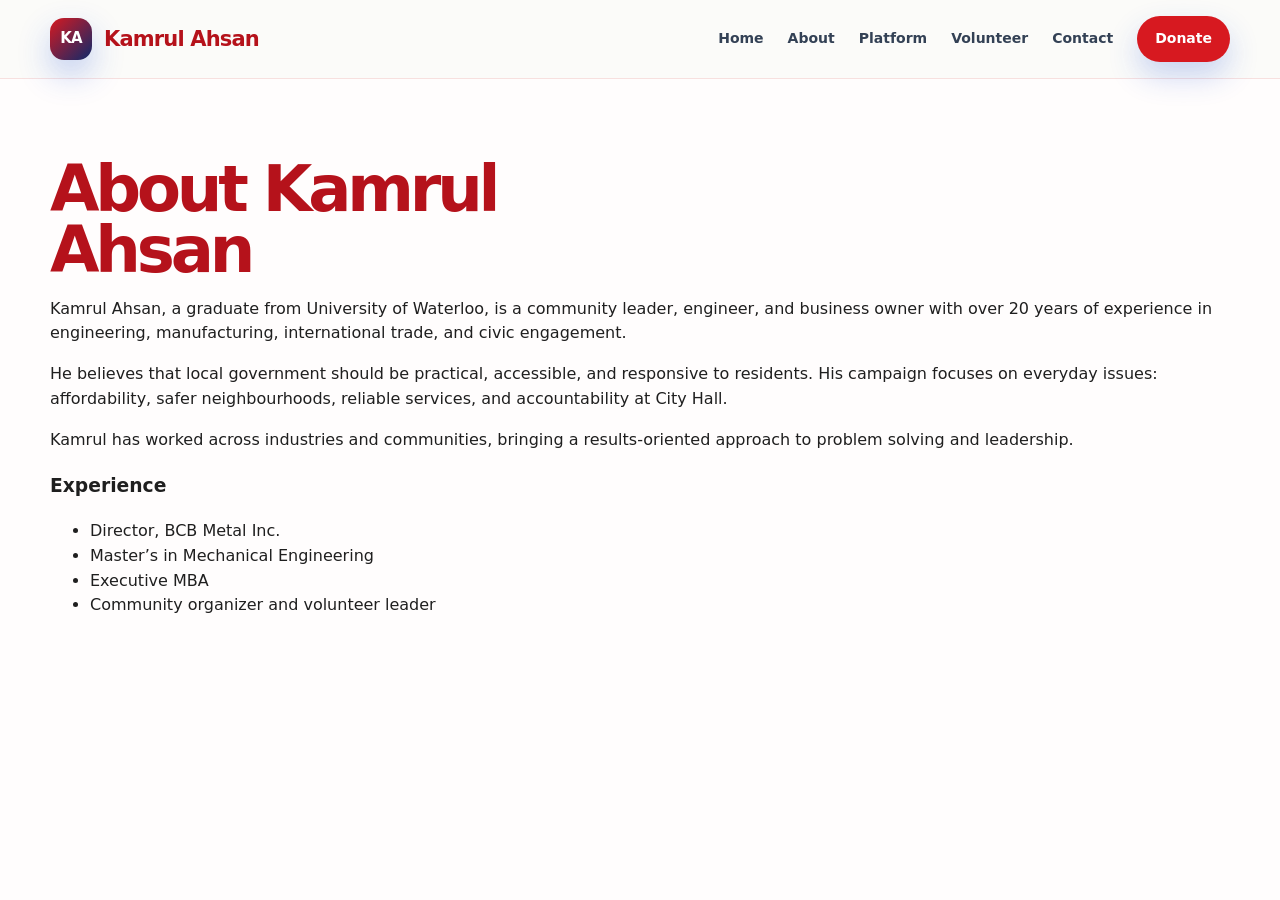
<file: about.html>
<!DOCTYPE html>
<html lang="en">
<head>
  <meta charset="UTF-8">
  <title>About | A F M Kamrul Ahsan</title>
  <link rel="stylesheet" href="styles.css">
</head>
<body>

<header class="site-header">
  <div class="container nav">
    <a class="brand" href="index.html">
      <span class="brand-mark">KA</span>
      <span>Kamrul Ahsan</span>
    </a>
    <nav class="nav-links">
      <a href="index.html">Home</a>
      <a href="about.html">About</a>
      <a href="platform.html">Platform</a>
      <a href="volunteer.html">Volunteer</a>
      <a href="contact.html">Contact</a>
      <a class="pill" href="donate.html">Donate</a>
    </nav>
  </div>
</header>

<section class="container" style="padding:80px 0;">
  <h1>About Kamrul Ahsan</h1>

  <p>Kamrul Ahsan, a graduate from University of Waterloo, is a community leader, engineer, and business owner with over 20 years of experience in engineering, manufacturing, international trade, and civic engagement.</p>

  <p>He believes that local government should be practical, accessible, and responsive to residents. His campaign focuses on everyday issues: affordability, safer neighbourhoods, reliable services, and accountability at City Hall.</p>

  <p>Kamrul has worked across industries and communities, bringing a results-oriented approach to problem solving and leadership.</p>

  <h3>Experience</h3>
  <ul>
    <li>Director, BCB Metal Inc.</li>
    <li>Master’s in Mechanical Engineering</li>
    <li>Executive MBA</li>
    <li>Community organizer and volunteer leader</li>
  </ul>
</section>

</body>
</html>
</file>
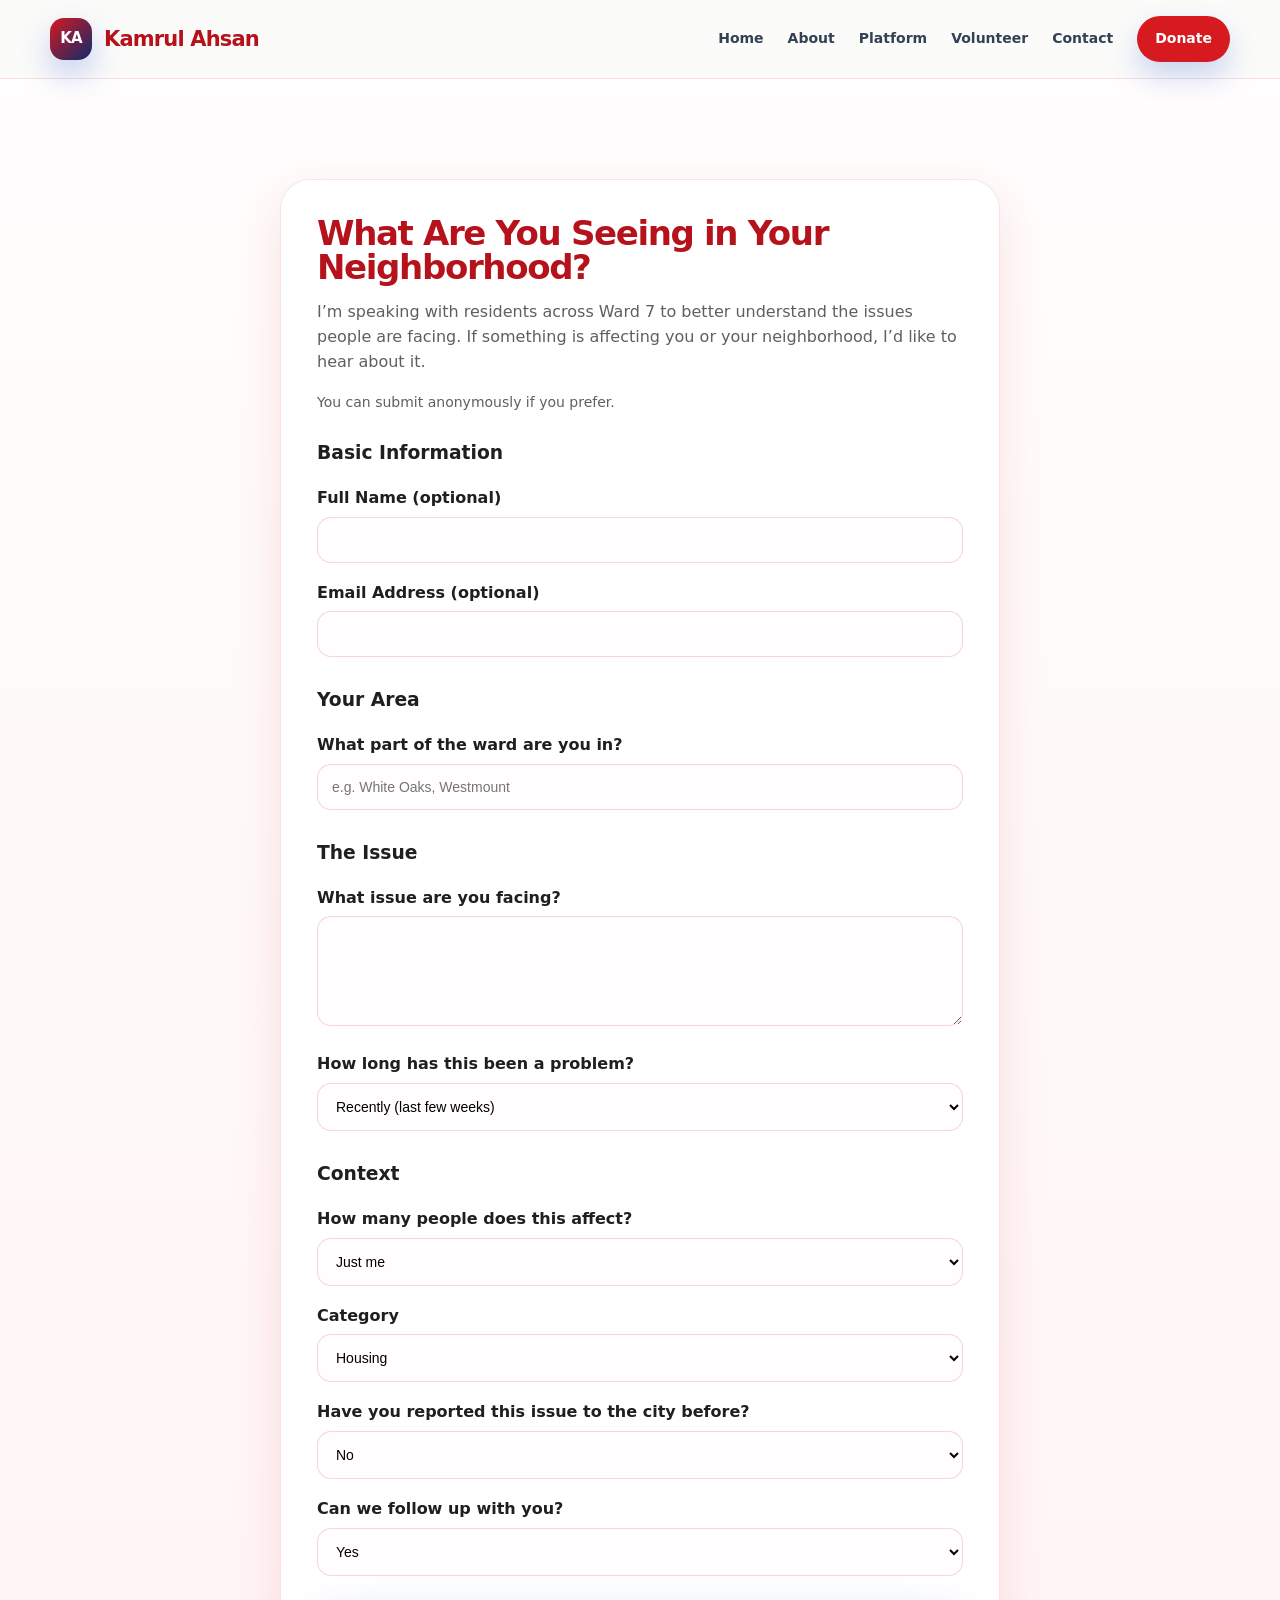
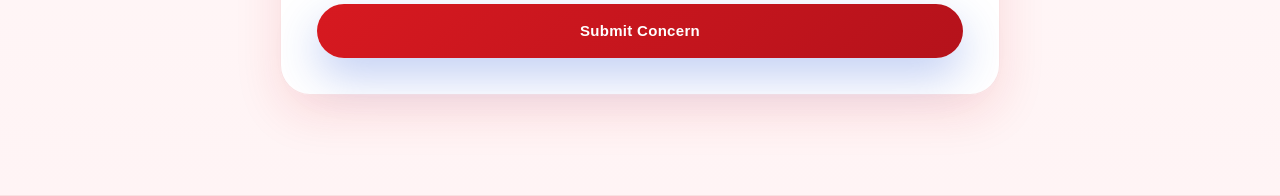
<file: contact.html>
<!DOCTYPE html>
<html lang="en">
<head>
  <meta charset="UTF-8">
  <title>Contact | Kamrul Ahsan</title>
  <link rel="stylesheet" href="styles.css">
</head>
<body>

<header class="site-header">
  <div class="container nav">
    <a class="brand" href="index.html">
      <span class="brand-mark">KA</span>
      <span>Kamrul Ahsan</span>
    </a>
    <nav class="nav-links">
      <a href="index.html">Home</a>
      <a href="about.html">About</a>
      <a href="platform.html">Platform</a>
      <a href="volunteer.html">Volunteer</a>
      <a href="contact.html">Contact</a>
      <a class="pill" href="donate.html">Donate</a>
    </nav>
  </div>
</header>

<section class="volunteer-hero">

  <div class="container">

    <!-- CENTERING FIX -->
    <div style="max-width: 720px; margin: 0 auto;">

      <div class="volunteer-panel">

        <h2>What Are You Seeing in Your Neighborhood?</h2>

        <p style="margin-bottom: 18px;">
          I’m speaking with residents across Ward 7 to better understand
          the issues people are facing. If something is affecting you or your
          neighborhood, I’d like to hear about it.
        </p>

        <p style="font-size:14px; color:var(--muted); margin-bottom:24px;">
          You can submit anonymously if you prefer.
        </p>

        <form class="volunteer-form"
              action="https://formspree.io/f/xpqnljww"
              method="POST">

          <!-- BASIC INFO -->
          <h3 style="margin-top:10px;">Basic Information</h3>

          <label>Full Name (optional)</label>
          <input type="text" name="name">

          <label>Email Address (optional)</label>
          <input type="email" name="email">


          <!-- LOCATION -->
          <h3 style="margin-top:28px;">Your Area</h3>

          <label>What part of the ward are you in?</label>
          <input type="text" name="location" placeholder="e.g. White Oaks, Westmount">


          <!-- ISSUE -->
          <h3 style="margin-top:28px;">The Issue</h3>

          <label>What issue are you facing?</label>
          <textarea name="concern" rows="5" required></textarea>

          <label>How long has this been a problem?</label>
          <select name="duration">
            <option>Recently (last few weeks)</option>
            <option>A few months</option>
            <option>Over a year</option>
          </select>


          <!-- CONTEXT -->
          <h3 style="margin-top:28px;">Context</h3>

          <label>How many people does this affect?</label>
          <select name="scale">
            <option>Just me</option>
            <option>A few people</option>
            <option>My neighborhood</option>
            <option>Large part of the ward</option>
          </select>

          <label>Category</label>
          <select name="category">
            <option>Housing</option>
            <option>Transit</option>
            <option>Public Safety</option>
            <option>Roads & Infrastructure</option>
            <option>Parks & Environment</option>
            <option>Other</option>
          </select>

          <label>Have you reported this issue to the city before?</label>
          <select name="reported">
            <option>No</option>
            <option>Yes, but nothing changed</option>
            <option>Yes, and it was resolved</option>
          </select>

          <label>Can we follow up with you?</label>
          <select name="followup">
            <option>Yes</option>
            <option>No</option>
          </select>

          <button type="submit" class="btn btn-primary" style="margin-top:28px;">
            Submit Concern
          </button>

        </form>

      </div>

    </div>

  </div>

</section>

</body>
</html>
</file>
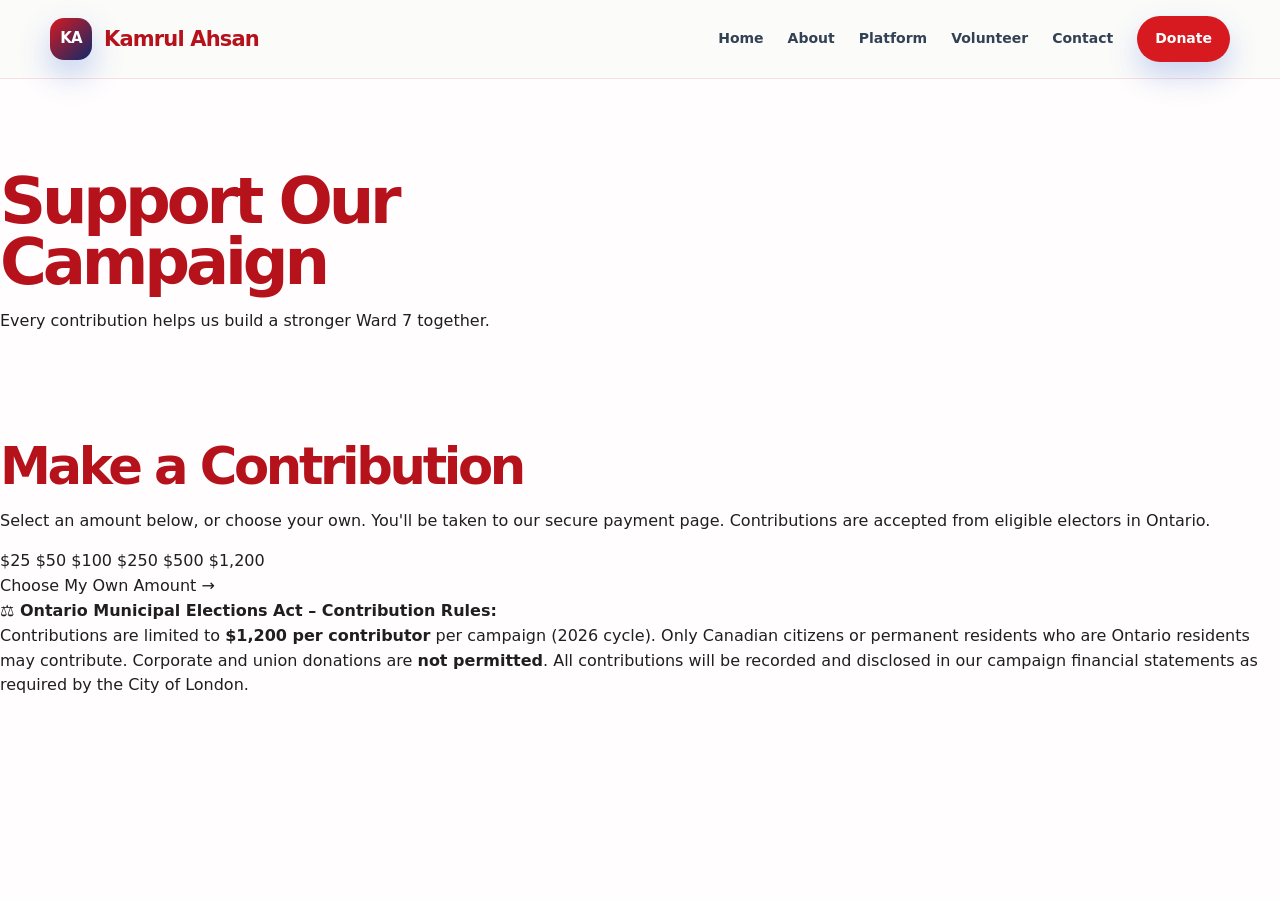
<file: donate.html>
<meta charset="UTF-8">
  <title>Donate | Kamrul Ahsan</title>
  <link rel="stylesheet" href="styles.css">
</head>
<body>

<header class="site-header">
  <div class="container nav">
    <a class="brand" href="index.html">
      <span class="brand-mark">KA</span>
      <span>Kamrul Ahsan</span>
    </a>
    <nav class="nav-links">
      <a href="index.html">Home</a>
      <a href="about.html">About</a>
      <a href="platform.html">Platform</a>
      <a href="volunteer.html">Volunteer</a>
      <a href="contact.html">Contact</a>
      <a class="pill" href="donate.html">Donate</a>
    </nav>
  </div>
</header>

<section class="donate-hero">
    <h1>Support Our Campaign</h1>
    <p>Every contribution helps us build a stronger Ward 7 together.</p>
  </section>

  <div class="donate-card">
    <h2>Make a Contribution</h2>
    <p>
      Select an amount below, or choose your own. 
      You'll be taken to our secure payment page.
      Contributions are accepted from eligible electors in Ontario.
    </p>

    <!-- These buttons link to your payment page with preset amounts -->
    <!-- If using Stripe Payment Links, you can set a price there -->
    <!-- If using Zeffy, they handle the amount selection on their page -->

    <div class="amount-grid">
      <a class="amount-btn" href="YOUR_PAYMENT_LINK_HERE">$25</a>
      <a class="amount-btn" href="YOUR_PAYMENT_LINK_HERE">$50</a>
      <a class="amount-btn" href="YOUR_PAYMENT_LINK_HERE">$100</a>
      <a class="amount-btn" href="YOUR_PAYMENT_LINK_HERE">$250</a>
      <a class="amount-btn" href="YOUR_PAYMENT_LINK_HERE">$500</a>
      <a class="amount-btn" href="YOUR_PAYMENT_LINK_HERE">$1,200</a>
    </div>

    <a class="donate-cta" href="YOUR_PAYMENT_LINK_HERE">
      Choose My Own Amount →
    </a>
  </div>

  <div class="legal-note">
    <strong>⚖️ Ontario Municipal Elections Act – Contribution Rules:</strong><br>
    Contributions are limited to <strong>$1,200 per contributor</strong> per campaign (2026 cycle). 
    Only Canadian citizens or permanent residents who are Ontario residents may contribute. 
    Corporate and union donations are <strong>not permitted</strong>. 
    All contributions will be recorded and disclosed in our campaign financial statements 
    as required by the City of London.
  </div>

</body>
</html>
</file>
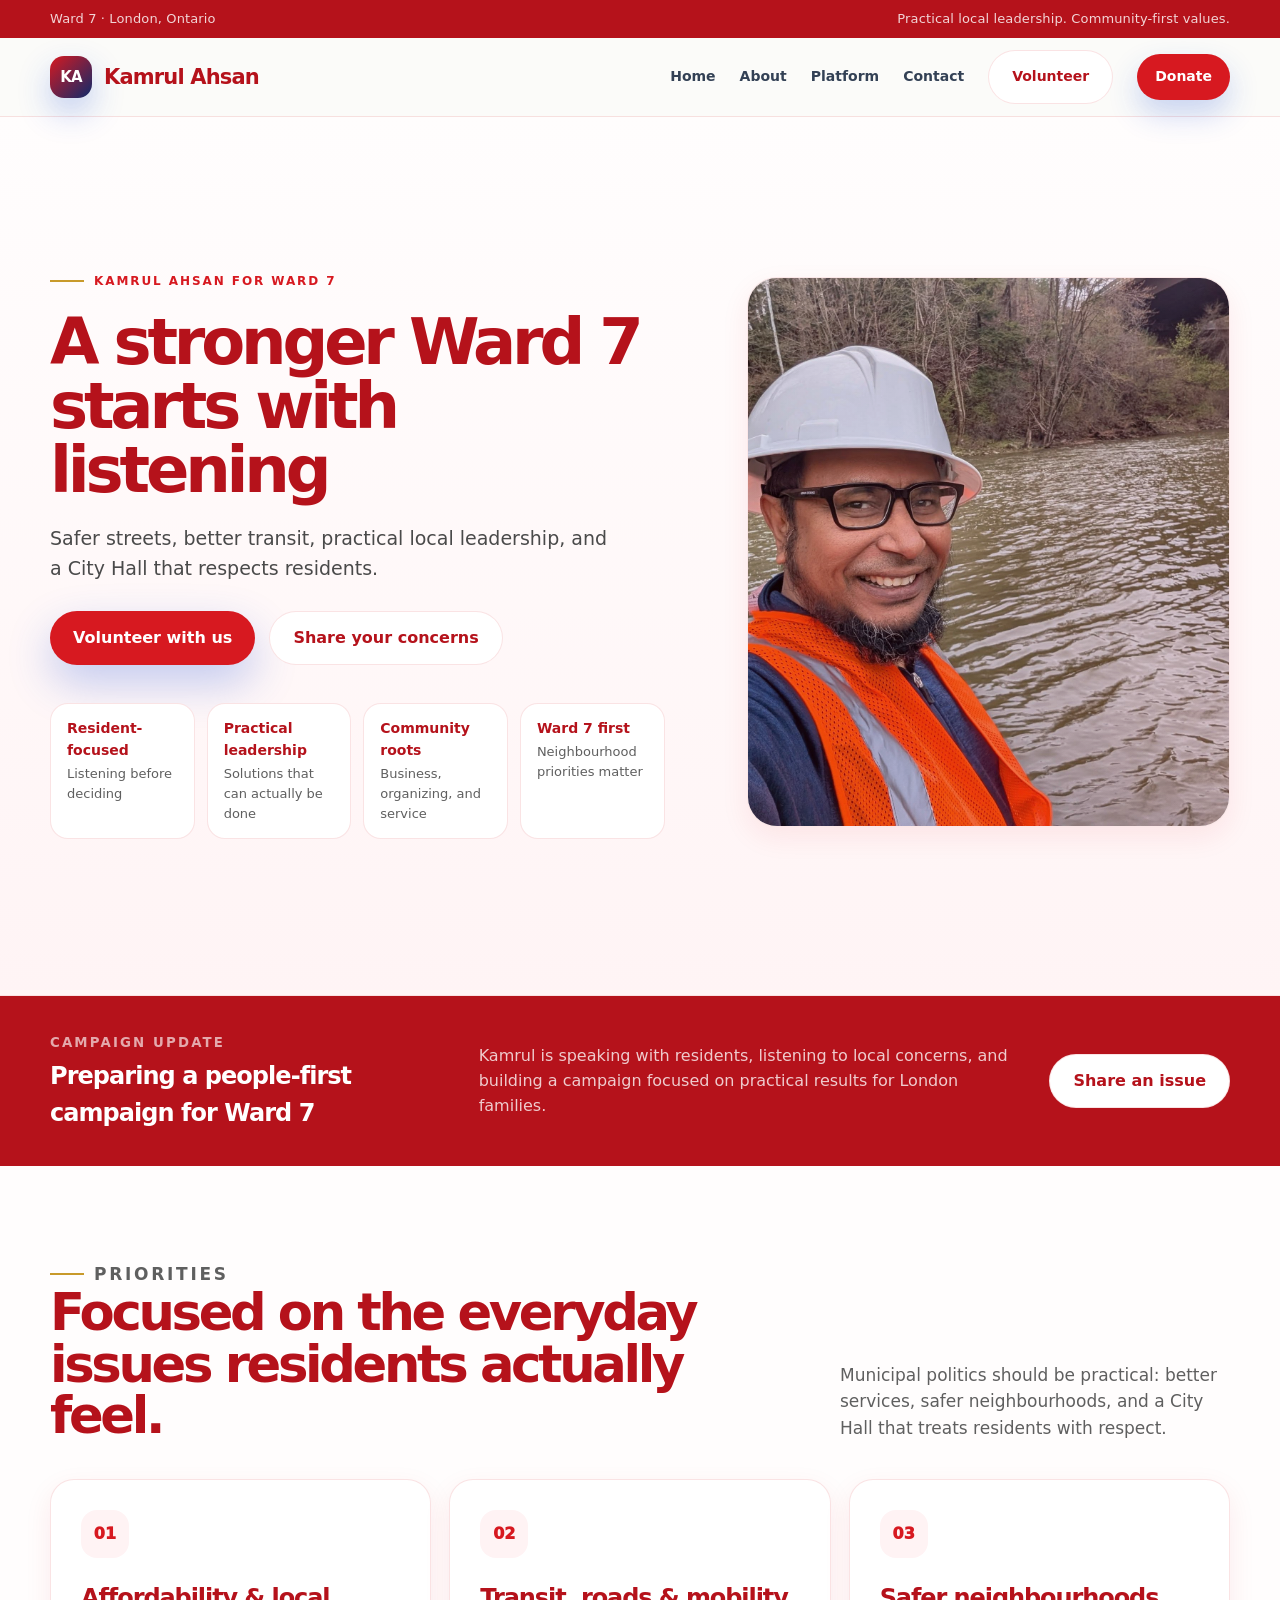
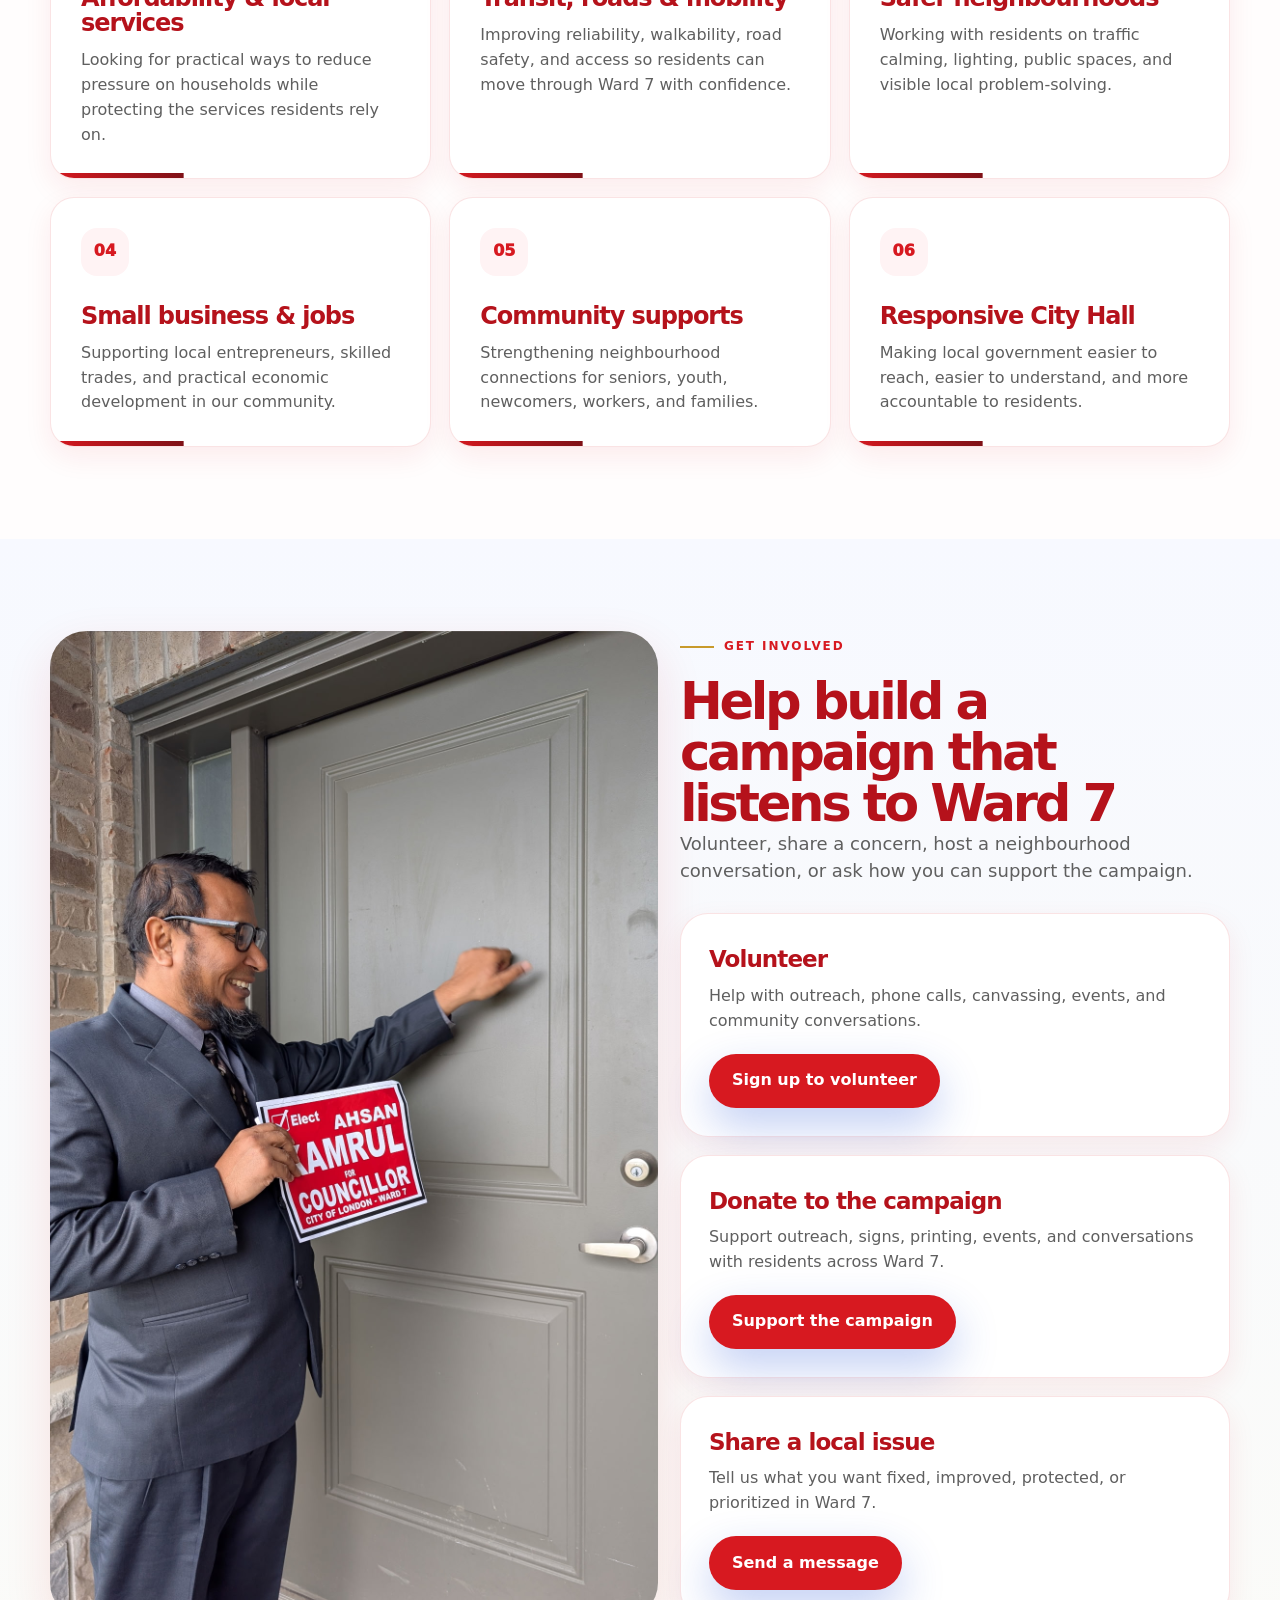
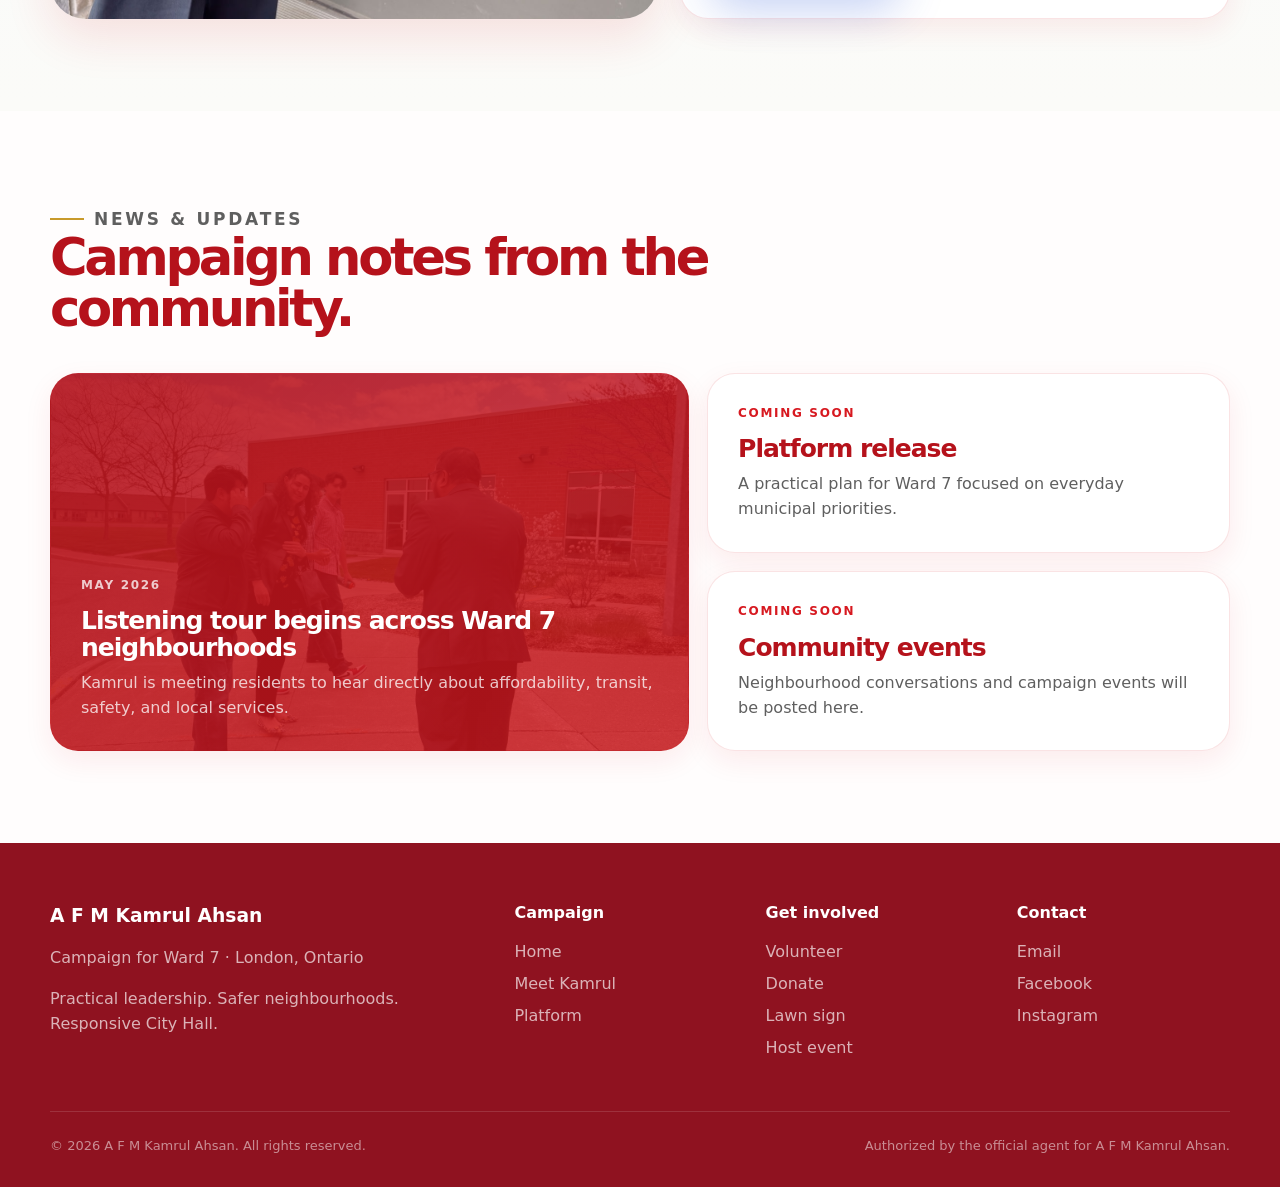
<file: index1.html>
<!DOCTYPE html>
<html lang="en">
<head>
  <meta charset="UTF-8" />
  <meta name="viewport" content="width=device-width, initial-scale=1.0" />
  <title>A F M Kamrul Ahsan | Ward 7 London</title>
  <style>
    :root {
  --ink: #1f1f1f;
  --navy: #b5121b;
  --royal: #d71920;
  --sky: #fff3f4;
  --gold: #c89a2b;
  --paper: #fffdfd;
  --muted: #5f5f5f;
  --line: rgba(215, 25, 32, 0.12);
  --white: #ffffff;
  --shadow: 0 18px 48px rgba(215, 25, 32, 0.12);
  --soft-shadow: 0 10px 28px rgba(215, 25, 32, 0.08);
  --radius: 24px;
}

    * { box-sizing: border-box; }
    html { scroll-behavior: smooth; }

    body {
      margin: 0;
      font-family: Inter, ui-sans-serif, system-ui, -apple-system, BlinkMacSystemFont, "Segoe UI", sans-serif;
      color: var(--ink);
      background: var(--paper);
      line-height: 1.55;
    }

    a { color: inherit; text-decoration: none; }
    img { max-width: 100%; display: block; }

    .container {
      width: min(1180px, calc(100% - 40px));
      margin: 0 auto;
    }

    .topbar {
      background: var(--navy);
      color: rgba(255,255,255,.82);
      font-size: 13px;
      letter-spacing: .01em;
    }

    .topbar .container {
      display: flex;
      justify-content: space-between;
      gap: 20px;
      padding: 9px 0;
    }

    .site-header {
      position: sticky;
      top: 0;
      z-index: 50;
      background: rgba(251, 251, 248, .84);
      backdrop-filter: blur(18px);
      border-bottom: 1px solid var(--line);
    }

    .nav {
      height: 78px;
      display: flex;
      align-items: center;
      justify-content: space-between;
    }

    .brand {
      display: flex;
      align-items: center;
      gap: 12px;
      font-weight: 900;
      letter-spacing: -.04em;
      color: var(--navy);
      font-size: 21px;
    }

    .brand-mark {
      width: 42px;
      height: 42px;
      border-radius: 14px;
      background: linear-gradient(135deg, var(--royal), #0f2a6b);
      color: white;
      display: grid;
      place-items: center;
      font-size: 15px;
      letter-spacing: -.05em;
      box-shadow: 0 14px 32px rgba(36, 84, 214, .28);
    }

    .nav-links {
      display: flex;
      align-items: center;
      gap: 24px;
      color: #334155;
      font-size: 14px;
      font-weight: 750;
    }

    .nav-links a:not(.pill):hover { color: var(--royal); }

    .pill {
      background: var(--royal);
      color: white;
      padding: 12px 18px;
      border-radius: 999px;
      box-shadow: 0 14px 30px rgba(36, 84, 214, .24);
    }

    .hero {
  position: relative;
  overflow: hidden;
  background: linear-gradient(180deg, #fffdfd 0%, #fff4f5 100%);
  border-bottom: 1px solid var(--line);
}

    .hero:before {
  display: none;
}

    .hero-inner {
  position: relative;
  display: grid;
  grid-template-columns: 1.08fr .92fr;
  gap: 42px;
  align-items: center;
  min-height: 620px;
  padding: 56px 0 64px;
}

    .eyebrow {
      display: inline-flex;
      align-items: center;
      gap: 10px;
      color: var(--royal);
      font-weight: 900;
      text-transform: uppercase;
      letter-spacing: .16em;
      font-size: 12px;
      margin: 0 0 20px;
    }

    .eyebrow:before {
      content: "";
      width: 34px;
      height: 2px;
      background: var(--gold);
    }

    h1 {
  margin: 0;
  max-width: 640px;
  color: var(--navy);
  font-size: clamp(42px, 5vw, 72px);
  line-height: 1.0;
  letter-spacing: -.065em;
}

    .hero-copy {
  max-width: 560px;
  color: #4a4a4a;
  font-size: 19px;
  margin: 22px 0 28px;
}

    .actions {
      display: flex;
      flex-wrap: wrap;
      gap: 14px;
      margin-bottom: 38px;
    }

    .btn {
      display: inline-flex;
      justify-content: center;
      align-items: center;
      min-height: 54px;
      padding: 0 23px;
      border-radius: 999px;
      font-weight: 900;
      transition: transform .2s ease, box-shadow .2s ease, background .2s ease;
    }

    .btn:hover { transform: translateY(-2px); }
    .btn-primary { background: var(--royal); color: white; box-shadow: 0 18px 44px rgba(36,84,214,.28); }
    .btn-dark { background: var(--navy); color: white; box-shadow: 0 18px 44px rgba(16,31,70,.22); }
    .btn-light { background: white; border: 1px solid var(--line); color: var(--navy); }

    .proof-strip {
      display: grid;
      grid-template-columns: repeat(4, 1fr);
      gap: 12px;
      max-width: 680px;
    }

    .proof {
  background: #ffffff;
  border: 1px solid var(--line);
  border-radius: 18px;
  padding: 14px 16px;
  box-shadow: none;
}

    .proof strong { display: block; color: var(--navy); font-size: 14px; }
    .proof span { display: block; color: var(--muted); font-size: 13px; margin-top: 2px; }

    .candidate-panel {
      position: relative;
      align-self: stretch;
      min-height: 570px;
    }

    .portrait-card {
  position: absolute;
  inset: 12px 0 12px 40px;
  background: #ffffff;
  border: 1px solid rgba(215, 25, 32, 0.10);
  border-radius: 30px;
  box-shadow: var(--soft-shadow);
  overflow: hidden;
}

    .portrait-placeholder {
  height: 100%;
  background:
    linear-gradient(135deg, rgba(215,25,32,.06), rgba(181,18,27,.14)),
    url('campaign3-cleaning.jpg') center/cover;
  filter: saturate(.96) contrast(1.01);
}

    .floating-card {
      position: absolute;
      left: 0;
      bottom: 38px;
      width: min(360px, 82%);
      background: rgba(255,255,255,.94);
      border: 1px solid rgba(15,23,42,.08);
      border-radius: 26px;
      padding: 22px;
      box-shadow: var(--shadow);
    }

    .floating-card h3 {
      margin: 0 0 8px;
      color: var(--navy);
      font-size: 23px;
      letter-spacing: -.04em;
    }

    .floating-card p {
      margin: 0;
      color: var(--muted);
      font-size: 15px;
    }

    .mini-badge {
      position: absolute;
      top: 58px;
      right: 18px;
      width: 150px;
      height: 150px;
      border-radius: 50%;
      background: var(--navy);
      color: white;
      display: grid;
      place-items: center;
      text-align: center;
      font-weight: 950;
      line-height: 1.05;
      letter-spacing: -.04em;
      transform: rotate(8deg);
      box-shadow: 0 24px 50px rgba(16,31,70,.26);
    }

    .mini-badge span { display: block; font-size: 13px; color: rgba(255,255,255,.76); margin-top: 6px; letter-spacing: .08em; text-transform: uppercase; }

    section { padding: 92px 0; }

    .section-head {
      display: flex;
      align-items: end;
      justify-content: space-between;
      gap: 40px;
      margin-bottom: 38px;
    }

    h2 {
      margin: 0;
      max-width: 760px;
      color: var(--navy);
      font-size: clamp(34px, 4vw, 55px);
      line-height: 1;
      letter-spacing: -.065em;
    }

    .section-head p {
      max-width: 390px;
      color: var(--muted);
      margin: 0;
      font-size: 17px;
    }

    .announcement {
      background: var(--navy);
      color: white;
      padding: 34px 0;
    }

    .announcement .container {
      display: grid;
      grid-template-columns: .85fr 1.15fr auto;
      align-items: center;
      gap: 26px;
    }

    .announcement small {
      color: rgba(255,255,255,.64);
      text-transform: uppercase;
      letter-spacing: .16em;
      font-weight: 900;
    }

    .announcement strong {
      display: block;
      font-size: 24px;
      letter-spacing: -.04em;
      margin-top: 3px;
    }

    .announcement p {
      margin: 0;
      color: rgba(255,255,255,.78);
    }

    .priority-grid {
      display: grid;
      grid-template-columns: repeat(3, 1fr);
      gap: 18px;
    }

    .priority-card {
      background: white;
      border: 1px solid var(--line);
      border-radius: var(--radius);
      padding: 30px;
      box-shadow: var(--soft-shadow);
      min-height: 250px;
      position: relative;
      overflow: hidden;
    }

    .priority-card:after {
      content: "";
      position: absolute;
      inset: auto 0 0 0;
      height: 5px;
      background: linear-gradient(90deg, var(--royal), #7f1117);
      transform: scaleX(.35);
      transform-origin: left;
      transition: transform .28s ease;
    }

    .priority-card:hover:after { transform: scaleX(1); }

    .icon {
      width: 48px;
      height: 48px;
      border-radius: 16px;
      background: var(--sky);
      color: var(--royal);
      display: grid;
      place-items: center;
      font-weight: 950;
      margin-bottom: 28px;
    }

    .priority-card h3 {
      margin: 0 0 12px;
      color: var(--navy);
      font-size: 24px;
      line-height: 1.05;
      letter-spacing: -.045em;
    }

    .priority-card p { margin: 0; color: var(--muted); }

    .bio {
      background: white;
    }

    .bio-wrap {
      display: grid;
      grid-template-columns: .78fr 1.22fr;
      gap: 56px;
      align-items: center;
    }

    .bio-photo {
  min-height: 520px;
  border-radius: 36px;
  overflow: hidden;
  background:
    linear-gradient(135deg, rgba(215,25,32,.06), rgba(181,18,27,.10)),
    url('campaign1.jpg') center/cover;
  box-shadow: var(--shadow);
}

    .bio-copy p {
      color: #475569;
      font-size: 18px;
      margin: 0 0 18px;
    }

    .credentials {
      display: grid;
      grid-template-columns: repeat(2, 1fr);
      gap: 12px;
      margin-top: 28px;
    }

    .credential {
      padding: 16px 18px;
      border-radius: 18px;
      background: #f8fafc;
      border: 1px solid var(--line);
      color: var(--navy);
      font-weight: 850;
      font-size: 14px;
    }

    .involved {
      background:
        linear-gradient(180deg, #f7f9ff 0%, #fbfbf8 100%);
    }

    .involved-grid {
      display: grid;
      grid-template-columns: 1.05fr .95fr;
      gap: 22px;
      align-items: stretch;
    }

    .large-cta {
  border-radius: 36px;
  padding: 42px;
  background: url('campaign1.jpg') center/cover;
  color: white;
  box-shadow: var(--shadow);
  min-height: 250px;
  display: flex;
  flex-direction: column;
  justify-content: space-between;
}

    .large-cta h2 { color: white; }
    .large-cta p { color: rgba(255,255,255,.78); font-size: 18px; max-width: 540px; }

    .small-ctas {
      display: grid;
      gap: 18px;
    }

    .small-cta {
      background: white;
      border: 1px solid var(--line);
      border-radius: 28px;
      padding: 28px;
      box-shadow: var(--soft-shadow);
    }

    .small-cta h3 { margin: 0 0 6px; color: var(--navy); font-size: 23px; letter-spacing: -.04em; }
    .small-cta p { margin: 0 0 20px; color: var(--muted); }

    .updates-grid {
      display: grid;
      grid-template-columns: 1.1fr .9fr;
      gap: 18px;
    }

    .update-card {
      background: white;
      border: 1px solid var(--line);
      border-radius: 28px;
      padding: 30px;
      box-shadow: var(--soft-shadow);
    }

    .update-card.featured {
  min-height: 330px;
  display: flex;
  flex-direction: column;
  justify-content: end;
  background:
    linear-gradient(135deg, rgba(181,18,27,.90), rgba(215,25,32,.78)),
    url('comm2.heic') center/cover;
  color: white;
}
    .update-card.featured h3 { color: white; }
    .update-card.featured p, .update-card.featured .date { color: rgba(255,255,255,.76); }

    .date {
      color: var(--royal);
      font-weight: 900;
      text-transform: uppercase;
      letter-spacing: .14em;
      font-size: 12px;
      margin-bottom: 14px;
    }

    .update-card h3 { margin: 0 0 10px; font-size: 25px; line-height: 1.05; color: var(--navy); letter-spacing: -.04em; }
    .update-card p { margin: 0; color: var(--muted); }

    .footer {
  background: #8f1220;
  color: white;
  padding: 58px 0 30px;
}

    .footer-grid {
      display: grid;
      grid-template-columns: 1.2fr repeat(3, .6fr);
      gap: 38px;
      padding-bottom: 44px;
      border-bottom: 1px solid rgba(255,255,255,.13);
    }

    .footer h3, .footer h4 { margin: 0 0 14px; }
    .footer p, .footer a { color: rgba(255,255,255,.68); }
    .footer a { display: block; margin: 7px 0; }
    .footer a:hover { color: white; }

    .legal {
      display: flex;
      justify-content: space-between;
      gap: 20px;
      padding-top: 24px;
      color: rgba(255,255,255,.52);
      font-size: 13px;
    }

    @media (max-width: 960px) {
  .topbar { display: none; }
  .nav-links a:not(.pill) { display: none; }

  /* Keep clean stacking but not ugly */
  .hero-inner,
  .bio-wrap,
  .involved-grid,
  .updates-grid {
    grid-template-columns: 1fr;
  }

  /* KEEP IMAGE VISIBLE */
  .candidate-panel {
    min-height: 400px;
    margin-top: 20px;
  }

  .portrait-card {
    position: relative;
    inset: 0;
    border-radius: 20px;
  }

  .priority-grid { grid-template-columns: 1fr; }

  .section-head { display: block; }
  .section-head p { margin-top: 16px; }

  .announcement .container { grid-template-columns: 1fr; }

  .credentials { grid-template-columns: 1fr; }
  .footer-grid { grid-template-columns: 1fr; }
  .legal { flex-direction: column; }

  /* FIX IMAGE SECTIONS */
  .bio-photo {
    min-height: 320px;
  }

  .large-cta {
    min-height: 240px;
  }

  .update-card.featured {
    min-height: 260px;
  }
}


@media (max-width: 620px) {
  .container { width: min(100% - 28px, 1180px); }

  .nav { height: 68px; }
  .brand { font-size: 18px; }
  .brand-mark { width: 38px; height: 38px; }

  .hero-inner {
    min-height: auto;
    padding: 52px 0;
    gap: 24px;
  }

  h1 { font-size: 48px; }
  .hero-copy { font-size: 18px; }

  /* Better layout instead of 1 long column */
  .proof-strip {
    grid-template-columns: 1fr 1fr;
  }

  /* 🔴 THIS IS THE BIG FIX — DO NOT HIDE IMAGE */
  .candidate-panel {
    display: block;
    min-height: 300px;
  }

  section { padding: 64px 0; }

  .large-cta {
    padding: 24px;
    min-height: 220px;
  }

  .bio-photo {
    min-height: 260px;
  }

  .update-card.featured {
    min-height: 240px;
  }
}
      
    }
  </style>
</head>
  
<body>
  <div class="topbar">
    <div class="container">
      <span>Ward 7 · London, Ontario</span>
      <span>Practical local leadership. Community-first values.</span>
    </div>
  </div>

  <header class="site-header">
    <div class="container nav">
      <a class="brand" href="#">
        <span class="brand-mark">KA</span>
        <span>Kamrul Ahsan</span>
      </a>
      <nav class="nav-links">
  <a href="index.html">Home</a>
  <a href="about.html">About</a>
  <a href="platform.html">Platform</a>
  <a href="contact.html">Contact</a>

  <a class="btn btn-light" href="volunteer.html">Volunteer</a>
  <a class="pill" href="donate.html">Donate</a>
</nav>
    </div>
  </header>

  <main>
    <section class="hero">
  <div class="container hero-inner">
    <div>
      <p class="eyebrow">Kamrul Ahsan for Ward 7</p>
      <h1>A stronger Ward 7 starts with listening</h1>
      <p class="hero-copy">
        Safer streets, better transit, practical local leadership, and a City Hall that respects residents.
      </p>

      <div class="actions">
        <a href="volunteer.html" class="btn btn-primary">Volunteer with us</a>
        <a href="contact.html" class="btn btn-light">Share your concerns</a>
      </div>

      <div class="proof-strip">
        <div class="proof">
          <strong>Resident-focused</strong>
          <span>Listening before deciding</span>
        </div>
        <div class="proof">
          <strong>Practical leadership</strong>
          <span>Solutions that can actually be done</span>
        </div>
        <div class="proof">
          <strong>Community roots</strong>
          <span>Business, organizing, and service</span>
        </div>
        <div class="proof">
          <strong>Ward 7 first</strong>
          <span>Neighbourhood priorities matter</span>
        </div>
      </div>
    </div>

    <div class="candidate-panel" aria-label="Candidate visual panel">
      <div class="portrait-card">
        <div class="portrait-placeholder"></div>
      </div>
    </div>
  </div>
</section>

    <div class="announcement">
      <div class="container">
        <div>
          <small>Campaign update</small>
          <strong>Preparing a people-first campaign for Ward 7</strong>
        </div>
        <p>Kamrul is speaking with residents, listening to local concerns, and building a campaign focused on practical results for London families.</p>
        <a class="btn btn-light" href="contact.html">Share an issue</a>
      </div>
    </div>

    <section id="priorities">
      <div class="container">
        <div class="section-head">
          <div>
            <p class="eyebrow">Priorities</p>
            <h2>Focused on the everyday issues residents actually feel.</h2>
          </div>
          <p>Municipal politics should be practical: better services, safer neighbourhoods, and a City Hall that treats residents with respect.</p>
        </div>

        <div class="priority-grid">
          <article class="priority-card">
            <div class="icon">01</div>
            <h3>Affordability & local services</h3>
            <p>Looking for practical ways to reduce pressure on households while protecting the services residents rely on.</p>
          </article>
          <article class="priority-card">
            <div class="icon">02</div>
            <h3>Transit, roads & mobility</h3>
            <p>Improving reliability, walkability, road safety, and access so residents can move through Ward 7 with confidence.</p>
          </article>
          <article class="priority-card">
            <div class="icon">03</div>
            <h3>Safer neighbourhoods</h3>
            <p>Working with residents on traffic calming, lighting, public spaces, and visible local problem-solving.</p>
          </article>
          <article class="priority-card">
            <div class="icon">04</div>
            <h3>Small business & jobs</h3>
            <p>Supporting local entrepreneurs, skilled trades, and practical economic development in our community.</p>
          </article>
          <article class="priority-card">
            <div class="icon">05</div>
            <h3>Community supports</h3>
            <p>Strengthening neighbourhood connections for seniors, youth, newcomers, workers, and families.</p>
          </article>
          <article class="priority-card">
            <div class="icon">06</div>
            <h3>Responsive City Hall</h3>
            <p>Making local government easier to reach, easier to understand, and more accountable to residents.</p>
          </article>
        </div>
      </div>
    </section>

    <!--
    <section id="about" class="bio">
      <div class="container bio-wrap">
        <div class="bio-photo" aria-label="Community meeting photograph placeholder"></div>
        <div class="bio-copy">
          <p class="eyebrow">Meet Kamrul</p>
          <h2>Experienced in business, engineering, and grassroots organizing.</h2>
          <p>A F M Kamrul Ahsan is a community leader, engineer, business owner, and organizer with more than 20 years of experience across engineering, manufacturing, international trade, and civic engagement.</p>
          <p>He believes a councillor should be accessible, practical, and serious about the everyday concerns residents bring forward: affordability, safer streets, better services, and accountable local government.</p>
          <div class="credentials">
            <div class="credential">Director, BCB Metal Inc.</div>
            <div class="credential">Master’s in Mechanical Engineering</div>
            <div class="credential">Executive MBA</div>
            <div class="credential">Community organizer and volunteer leader</div>
          </div>
        </div>
      </div>
    </section>
    -->

    <section id="involved" class="involved">
      <div class="container involved-grid">
        <div class="large-cta">
        </div>
        <div class="involved-content">
      <p class="eyebrow">Get involved</p>
      <h2>Help build a campaign that listens to Ward 7</h2>
      <p style="color: var(--muted); font-size: 18px; margin: 0 0 28px;">Volunteer, share a concern, host a neighbourhood conversation, or ask how you can support the campaign.</p>
        <div class="small-ctas">
          <div class="small-cta">
            <h3>Volunteer</h3>
            <p>Help with outreach, phone calls, canvassing, events, and community conversations.</p>
            <a class="btn btn-primary" href="volunteer.html">Sign up to volunteer</a>
          </div>
          <div class="small-cta" id="donate">
            <h3>Donate to the campaign</h3>
            <p>Support outreach, signs, printing, events, and conversations with residents across Ward 7.</p>
            <a class="btn btn-primary" href="donate.html" target="_blank" rel="noopener">Support the campaign</a>
          </div>
          <div class="small-cta">
            <h3>Share a local issue</h3>
            <p>Tell us what you want fixed, improved, protected, or prioritized in Ward 7.</p>
            <a class="btn btn-primary" href="contact.html">Send a message</a>
          </div>
        </div>
      </div>
    </section>

    <section id="updates">
      <div class="container">
        <div class="section-head">
          <div>
            <p class="eyebrow">News & updates</p>
            <h2>Campaign notes from the community.</h2>
          </div>

        </div>
        <div class="updates-grid">
          <article class="update-card featured">
            <div class="date">May 2026</div>
            <h3>Listening tour begins across Ward 7 neighbourhoods</h3>
            <p>Kamrul is meeting residents to hear directly about affordability, transit, safety, and local services.</p>
          </article>
          <div class="small-ctas">
            <article class="update-card">
              <div class="date">Coming soon</div>
              <h3>Platform release</h3>
              <p>A practical plan for Ward 7 focused on everyday municipal priorities.</p>
            </article>
            <article class="update-card">
              <div class="date">Coming soon</div>
              <h3>Community events</h3>
              <p>Neighbourhood conversations and campaign events will be posted here.</p>
            </article>
          </div>
        </div>
      </div>
    </section>
  </main>

  <footer id="contact" class="footer">
    <div class="container">
      <div class="footer-grid">
        <div>
          <h3>A F M Kamrul Ahsan</h3>
          <p>Campaign for Ward 7 · London, Ontario</p>
          <p>Practical leadership. Safer neighbourhoods. Responsive City Hall.</p>
        </div>
        <div>
          <h4>Campaign</h4>
          <a href="index.html">Home</a>
          <a href="about.html">Meet Kamrul</a>
          <a href="platform.html">Platform</a>
        </div>
        <div>
          <h4>Get involved</h4>
          <a href="volunteer.html">Volunteer</a>
          <a href="donate.html">Donate</a>
          <a href="contact.html">Lawn sign</a>
          <a href="contact.html">Host event</a>
        </div>
        <div>
          <h4>Contact</h4>
          <a href="mailto:kamrul@afmkamrulahsan.ca">Email</a>
          <a href="https://facebook.com/afmkamrulahsan">Facebook</a>
          <a href="https://instagram.com/afmkamrulahsan">Instagram</a>
        </div>
      </div>
      <div class="legal">
        <span>© 2026 A F M Kamrul Ahsan. All rights reserved.</span>
        <span>Authorized by the official agent for A F M Kamrul Ahsan.</span>
      </div>
    </div>
  </footer>
</body>
</html>
</file>
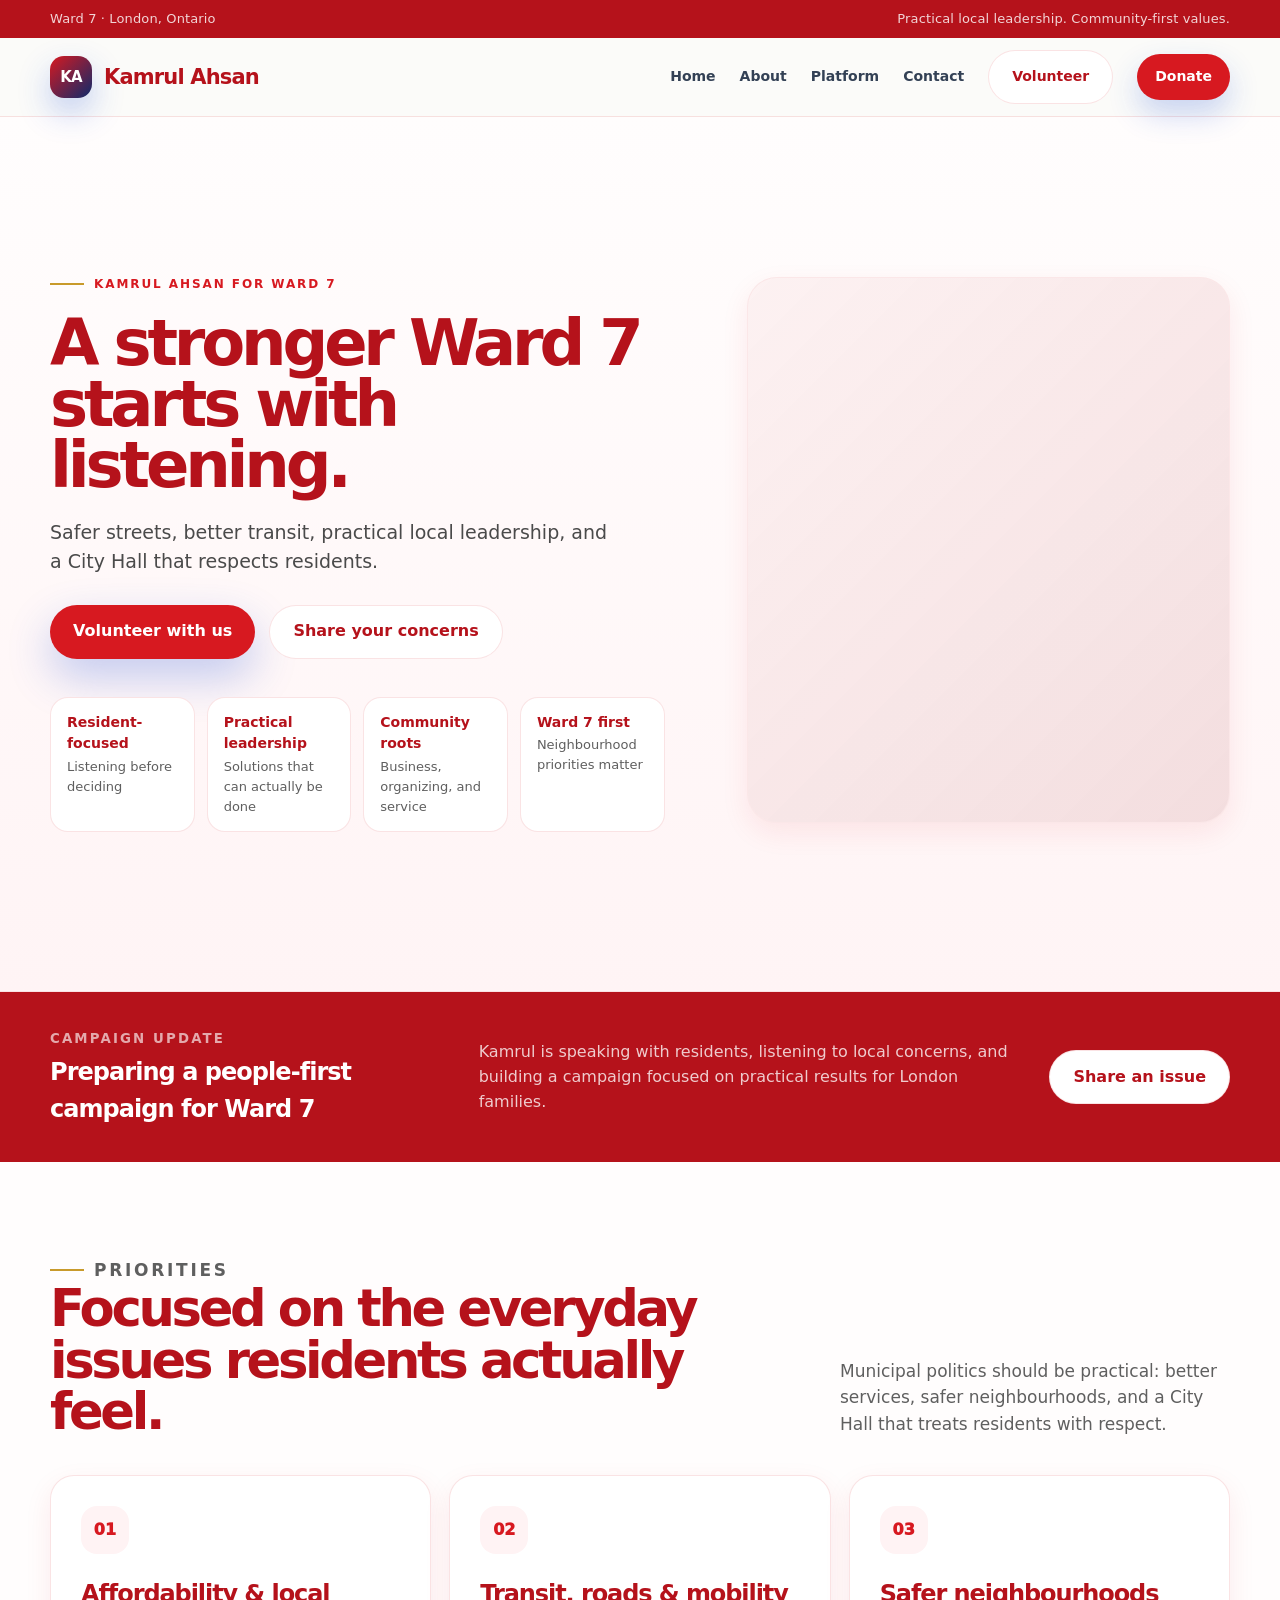
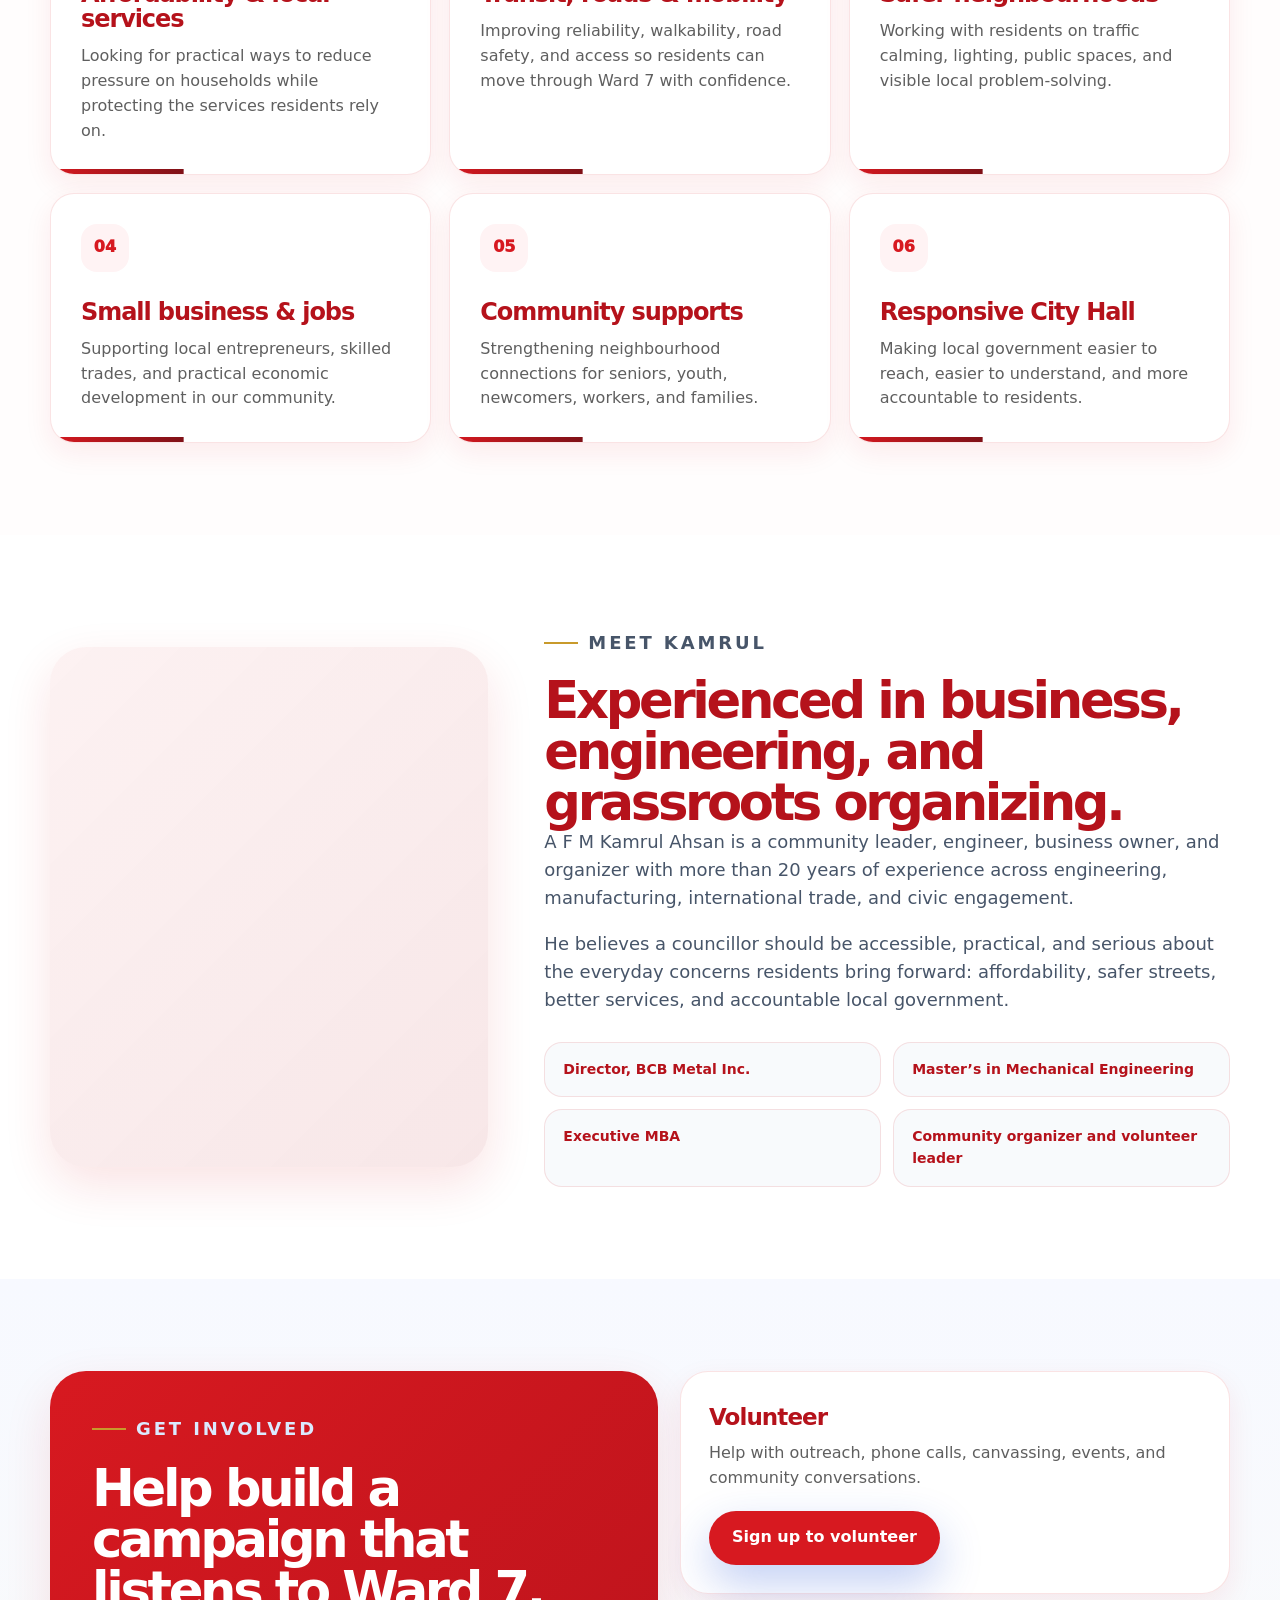
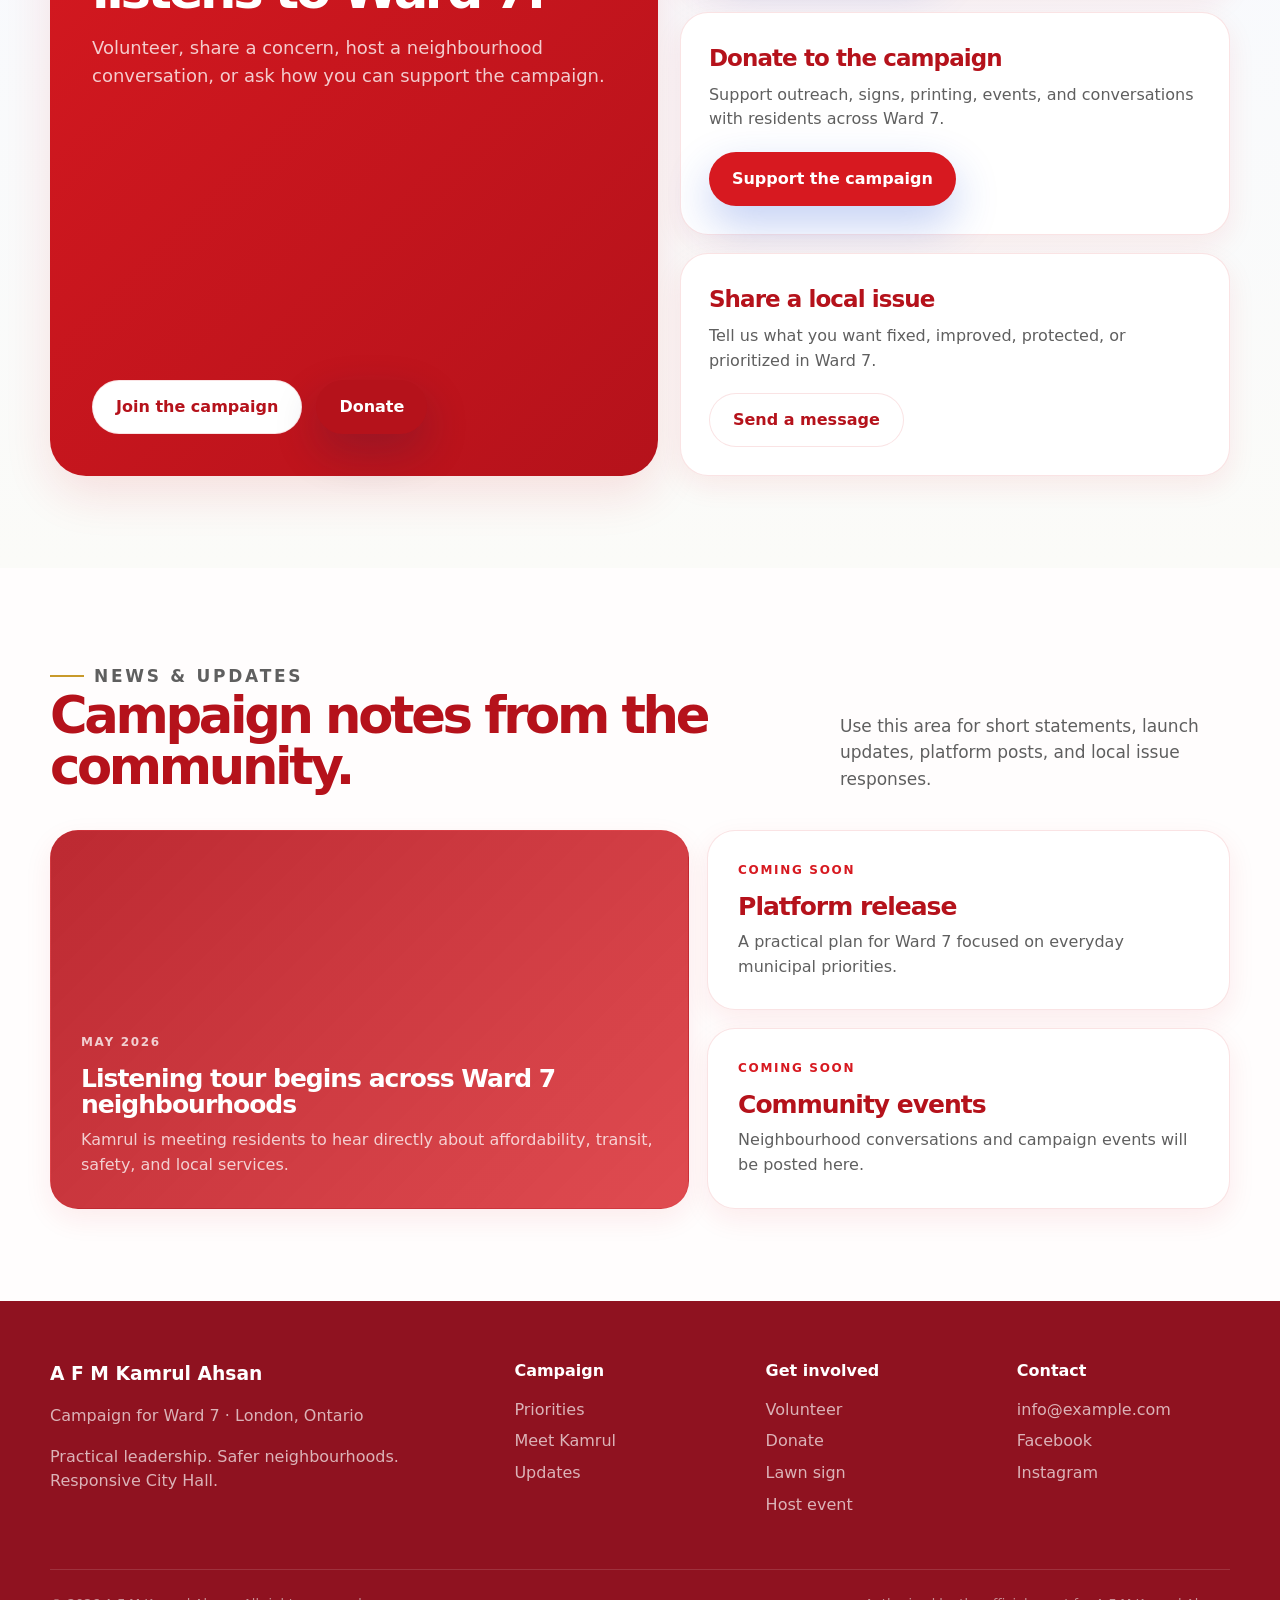
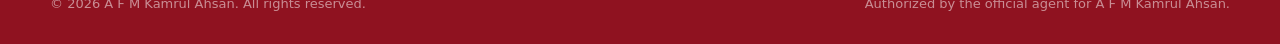
<file: index2.html>
<!DOCTYPE html>
<html lang="en">
<head>
  <meta charset="UTF-8" />
  <meta name="viewport" content="width=device-width, initial-scale=1.0" />
  <title>A F M Kamrul Ahsan | Ward 7 London</title>
  <style>
    :root {
  --ink: #1f1f1f;
  --navy: #b5121b;
  --royal: #d71920;
  --sky: #fff3f4;
  --gold: #c89a2b;
  --paper: #fffdfd;
  --muted: #5f5f5f;
  --line: rgba(215, 25, 32, 0.12);
  --white: #ffffff;
  --shadow: 0 18px 48px rgba(215, 25, 32, 0.12);
  --soft-shadow: 0 10px 28px rgba(215, 25, 32, 0.08);
  --radius: 24px;
}

    * { box-sizing: border-box; }
    html { scroll-behavior: smooth; }

    body {
      margin: 0;
      font-family: Inter, ui-sans-serif, system-ui, -apple-system, BlinkMacSystemFont, "Segoe UI", sans-serif;
      color: var(--ink);
      background: var(--paper);
      line-height: 1.55;
    }

    a { color: inherit; text-decoration: none; }
    img { max-width: 100%; display: block; }

    .container {
      width: min(1180px, calc(100% - 40px));
      margin: 0 auto;
    }

    .topbar {
      background: var(--navy);
      color: rgba(255,255,255,.82);
      font-size: 13px;
      letter-spacing: .01em;
    }

    .topbar .container {
      display: flex;
      justify-content: space-between;
      gap: 20px;
      padding: 9px 0;
    }

    .site-header {
      position: sticky;
      top: 0;
      z-index: 50;
      background: rgba(251, 251, 248, .84);
      backdrop-filter: blur(18px);
      border-bottom: 1px solid var(--line);
    }

    .nav {
      height: 78px;
      display: flex;
      align-items: center;
      justify-content: space-between;
    }

    .brand {
      display: flex;
      align-items: center;
      gap: 12px;
      font-weight: 900;
      letter-spacing: -.04em;
      color: var(--navy);
      font-size: 21px;
    }

    .brand-mark {
      width: 42px;
      height: 42px;
      border-radius: 14px;
      background: linear-gradient(135deg, var(--royal), #0f2a6b);
      color: white;
      display: grid;
      place-items: center;
      font-size: 15px;
      letter-spacing: -.05em;
      box-shadow: 0 14px 32px rgba(36, 84, 214, .28);
    }

    .nav-links {
      display: flex;
      align-items: center;
      gap: 24px;
      color: #334155;
      font-size: 14px;
      font-weight: 750;
    }

    .nav-links a:not(.pill):hover { color: var(--royal); }

    .pill {
      background: var(--royal);
      color: white;
      padding: 12px 18px;
      border-radius: 999px;
      box-shadow: 0 14px 30px rgba(36, 84, 214, .24);
    }

    .hero {
  position: relative;
  overflow: hidden;
  background: linear-gradient(180deg, #fffdfd 0%, #fff4f5 100%);
  border-bottom: 1px solid var(--line);
}

    .hero:before {
  display: none;
}

    .hero-inner {
  position: relative;
  display: grid;
  grid-template-columns: 1.08fr .92fr;
  gap: 42px;
  align-items: center;
  min-height: 620px;
  padding: 56px 0 64px;
}

    .eyebrow {
      display: inline-flex;
      align-items: center;
      gap: 10px;
      color: var(--royal);
      font-weight: 900;
      text-transform: uppercase;
      letter-spacing: .16em;
      font-size: 12px;
      margin: 0 0 20px;
    }

    .eyebrow:before {
      content: "";
      width: 34px;
      height: 2px;
      background: var(--gold);
    }

    h1 {
  margin: 0;
  max-width: 640px;
  color: var(--navy);
  font-size: clamp(42px, 5vw, 72px);
  line-height: .95;
  letter-spacing: -.065em;
}

    .hero-copy {
  max-width: 560px;
  color: #4a4a4a;
  font-size: 19px;
  margin: 22px 0 28px;
}

    .actions {
      display: flex;
      flex-wrap: wrap;
      gap: 14px;
      margin-bottom: 38px;
    }

    .btn {
      display: inline-flex;
      justify-content: center;
      align-items: center;
      min-height: 54px;
      padding: 0 23px;
      border-radius: 999px;
      font-weight: 900;
      transition: transform .2s ease, box-shadow .2s ease, background .2s ease;
    }

    .btn:hover { transform: translateY(-2px); }
    .btn-primary { background: var(--royal); color: white; box-shadow: 0 18px 44px rgba(36,84,214,.28); }
    .btn-dark { background: var(--navy); color: white; box-shadow: 0 18px 44px rgba(16,31,70,.22); }
    .btn-light { background: white; border: 1px solid var(--line); color: var(--navy); }

    .proof-strip {
      display: grid;
      grid-template-columns: repeat(4, 1fr);
      gap: 12px;
      max-width: 680px;
    }

    .proof {
  background: #ffffff;
  border: 1px solid var(--line);
  border-radius: 18px;
  padding: 14px 16px;
  box-shadow: none;
}

    .proof strong { display: block; color: var(--navy); font-size: 14px; }
    .proof span { display: block; color: var(--muted); font-size: 13px; margin-top: 2px; }

    .candidate-panel {
      position: relative;
      align-self: stretch;
      min-height: 570px;
    }

    .portrait-card {
  position: absolute;
  inset: 12px 0 12px 40px;
  background: #ffffff;
  border: 1px solid rgba(215, 25, 32, 0.10);
  border-radius: 30px;
  box-shadow: var(--soft-shadow);
  overflow: hidden;
}

    .portrait-placeholder {
  height: 100%;
  background:
    linear-gradient(135deg, rgba(215,25,32,.06), rgba(181,18,27,.14)),
    url('https://images.unsplash.com/photo-1521791136064-7986c2920216?auto=format&fit=crop&w=1200&q=80') center/cover;
  filter: saturate(.96) contrast(1.01);
}

    .floating-card {
      position: absolute;
      left: 0;
      bottom: 38px;
      width: min(360px, 82%);
      background: rgba(255,255,255,.94);
      border: 1px solid rgba(15,23,42,.08);
      border-radius: 26px;
      padding: 22px;
      box-shadow: var(--shadow);
    }

    .floating-card h3 {
      margin: 0 0 8px;
      color: var(--navy);
      font-size: 23px;
      letter-spacing: -.04em;
    }

    .floating-card p {
      margin: 0;
      color: var(--muted);
      font-size: 15px;
    }

    .mini-badge {
      position: absolute;
      top: 58px;
      right: 18px;
      width: 150px;
      height: 150px;
      border-radius: 50%;
      background: var(--navy);
      color: white;
      display: grid;
      place-items: center;
      text-align: center;
      font-weight: 950;
      line-height: 1.05;
      letter-spacing: -.04em;
      transform: rotate(8deg);
      box-shadow: 0 24px 50px rgba(16,31,70,.26);
    }

    .mini-badge span { display: block; font-size: 13px; color: rgba(255,255,255,.76); margin-top: 6px; letter-spacing: .08em; text-transform: uppercase; }

    section { padding: 92px 0; }

    .section-head {
      display: flex;
      align-items: end;
      justify-content: space-between;
      gap: 40px;
      margin-bottom: 38px;
    }

    h2 {
      margin: 0;
      max-width: 760px;
      color: var(--navy);
      font-size: clamp(34px, 4vw, 55px);
      line-height: 1;
      letter-spacing: -.065em;
    }

    .section-head p {
      max-width: 390px;
      color: var(--muted);
      margin: 0;
      font-size: 17px;
    }

    .announcement {
      background: var(--navy);
      color: white;
      padding: 34px 0;
    }

    .announcement .container {
      display: grid;
      grid-template-columns: .85fr 1.15fr auto;
      align-items: center;
      gap: 26px;
    }

    .announcement small {
      color: rgba(255,255,255,.64);
      text-transform: uppercase;
      letter-spacing: .16em;
      font-weight: 900;
    }

    .announcement strong {
      display: block;
      font-size: 24px;
      letter-spacing: -.04em;
      margin-top: 3px;
    }

    .announcement p {
      margin: 0;
      color: rgba(255,255,255,.78);
    }

    .priority-grid {
      display: grid;
      grid-template-columns: repeat(3, 1fr);
      gap: 18px;
    }

    .priority-card {
      background: white;
      border: 1px solid var(--line);
      border-radius: var(--radius);
      padding: 30px;
      box-shadow: var(--soft-shadow);
      min-height: 250px;
      position: relative;
      overflow: hidden;
    }

    .priority-card:after {
      content: "";
      position: absolute;
      inset: auto 0 0 0;
      height: 5px;
      background: linear-gradient(90deg, var(--royal), #7f1117);
      transform: scaleX(.35);
      transform-origin: left;
      transition: transform .28s ease;
    }

    .priority-card:hover:after { transform: scaleX(1); }

    .icon {
      width: 48px;
      height: 48px;
      border-radius: 16px;
      background: var(--sky);
      color: var(--royal);
      display: grid;
      place-items: center;
      font-weight: 950;
      margin-bottom: 28px;
    }

    .priority-card h3 {
      margin: 0 0 12px;
      color: var(--navy);
      font-size: 24px;
      line-height: 1.05;
      letter-spacing: -.045em;
    }

    .priority-card p { margin: 0; color: var(--muted); }

    .bio {
      background: white;
    }

    .bio-wrap {
      display: grid;
      grid-template-columns: .78fr 1.22fr;
      gap: 56px;
      align-items: center;
    }

    .bio-photo {
  min-height: 520px;
  border-radius: 36px;
  overflow: hidden;
  background:
    linear-gradient(135deg, rgba(215,25,32,.06), rgba(181,18,27,.10)),
    url('https://images.unsplash.com/photo-1556761175-b413da4baf72?auto=format&fit=crop&w=1000&q=80') center/cover;
  box-shadow: var(--shadow);
}

    .bio-copy p {
      color: #475569;
      font-size: 18px;
      margin: 0 0 18px;
    }

    .credentials {
      display: grid;
      grid-template-columns: repeat(2, 1fr);
      gap: 12px;
      margin-top: 28px;
    }

    .credential {
      padding: 16px 18px;
      border-radius: 18px;
      background: #f8fafc;
      border: 1px solid var(--line);
      color: var(--navy);
      font-weight: 850;
      font-size: 14px;
    }

    .involved {
      background:
        linear-gradient(180deg, #f7f9ff 0%, #fbfbf8 100%);
    }

    .involved-grid {
      display: grid;
      grid-template-columns: 1.05fr .95fr;
      gap: 22px;
      align-items: stretch;
    }

    .large-cta {
  border-radius: 36px;
  padding: 42px;
  background: linear-gradient(135deg, var(--royal), var(--navy));
  color: white;
  box-shadow: var(--shadow);
  min-height: 360px;
  display: flex;
  flex-direction: column;
  justify-content: space-between;
}

    .large-cta h2 { color: white; }
    .large-cta p { color: rgba(255,255,255,.78); font-size: 18px; max-width: 540px; }

    .small-ctas {
      display: grid;
      gap: 18px;
    }

    .small-cta {
      background: white;
      border: 1px solid var(--line);
      border-radius: 28px;
      padding: 28px;
      box-shadow: var(--soft-shadow);
    }

    .small-cta h3 { margin: 0 0 6px; color: var(--navy); font-size: 23px; letter-spacing: -.04em; }
    .small-cta p { margin: 0 0 20px; color: var(--muted); }

    .updates-grid {
      display: grid;
      grid-template-columns: 1.1fr .9fr;
      gap: 18px;
    }

    .update-card {
      background: white;
      border: 1px solid var(--line);
      border-radius: 28px;
      padding: 30px;
      box-shadow: var(--soft-shadow);
    }

    .update-card.featured {
  min-height: 330px;
  display: flex;
  flex-direction: column;
  justify-content: end;
  background:
    linear-gradient(135deg, rgba(181,18,27,.90), rgba(215,25,32,.78)),
    url('https://images.unsplash.com/photo-1494526585095-c41746248156?auto=format&fit=crop&w=1200&q=80') center/cover;
  color: white;
}
    .update-card.featured h3 { color: white; }
    .update-card.featured p, .update-card.featured .date { color: rgba(255,255,255,.76); }

    .date {
      color: var(--royal);
      font-weight: 900;
      text-transform: uppercase;
      letter-spacing: .14em;
      font-size: 12px;
      margin-bottom: 14px;
    }

    .update-card h3 { margin: 0 0 10px; font-size: 25px; line-height: 1.05; color: var(--navy); letter-spacing: -.04em; }
    .update-card p { margin: 0; color: var(--muted); }

    .footer {
  background: #8f1220;
  color: white;
  padding: 58px 0 30px;
}

    .footer-grid {
      display: grid;
      grid-template-columns: 1.2fr repeat(3, .6fr);
      gap: 38px;
      padding-bottom: 44px;
      border-bottom: 1px solid rgba(255,255,255,.13);
    }

    .footer h3, .footer h4 { margin: 0 0 14px; }
    .footer p, .footer a { color: rgba(255,255,255,.68); }
    .footer a { display: block; margin: 7px 0; }
    .footer a:hover { color: white; }

    .legal {
      display: flex;
      justify-content: space-between;
      gap: 20px;
      padding-top: 24px;
      color: rgba(255,255,255,.52);
      font-size: 13px;
    }

    @media (max-width: 960px) {
      .topbar { display: none; }
      .nav-links a:not(.pill) { display: none; }
      .hero-inner, .bio-wrap, .involved-grid, .updates-grid { grid-template-columns: 1fr; }
      .candidate-panel { min-height: 540px; }
      .portrait-card { left: 20px; }
      .priority-grid { grid-template-columns: 1fr; }
      .section-head { display: block; }
      .section-head p { margin-top: 16px; }
      .announcement .container { grid-template-columns: 1fr; }
      .credentials { grid-template-columns: 1fr; }
      .footer-grid { grid-template-columns: 1fr; }
      .legal { flex-direction: column; }
    }

    @media (max-width: 620px) {
      .container { width: min(100% - 28px, 1180px); }
      .nav { height: 68px; }
      .brand { font-size: 18px; }
      .brand-mark { width: 38px; height: 38px; }
      .hero-inner { min-height: auto; padding: 52px 0; }
      h1 { font-size: 48px; }
      .hero-copy { font-size: 18px; }
      .proof-strip { grid-template-columns: 1fr; }
      .candidate-panel { display: none; }
      section { padding: 64px 0; }
      .large-cta { padding: 30px; }
    }
  </style>
</head>
<body>
  <div class="topbar">
    <div class="container">
      <span>Ward 7 · London, Ontario</span>
      <span>Practical local leadership. Community-first values.</span>
    </div>
  </div>

  <header class="site-header">
    <div class="container nav">
      <a class="brand" href="#">
        <span class="brand-mark">KA</span>
        <span>Kamrul Ahsan</span>
      </a>
      <nav class="nav-links">
  <a href="index.html">Home</a>
  <a href="about.html">About</a>
  <a href="platform.html">Platform</a>
  <a href="contact.html">Contact</a>

  <a class="btn btn-light" href="volunteer.html">Volunteer</a>
  <a class="pill" href="donate.html">Donate</a>
</nav>
    </div>
  </header>

  <main>
    <section class="hero">
  <div class="container hero-inner">
    <div>
      <p class="eyebrow">Kamrul Ahsan for Ward 7</p>
      <h1>A stronger Ward 7 starts with listening.</h1>
      <p class="hero-copy">
        Safer streets, better transit, practical local leadership, and a City Hall that respects residents.
      </p>

      <div class="actions">
        <a href="volunteer.html" class="btn btn-primary">Volunteer with us</a>
        <a href="contact.html" class="btn btn-light">Share your concerns</a>
      </div>

      <div class="proof-strip">
        <div class="proof">
          <strong>Resident-focused</strong>
          <span>Listening before deciding</span>
        </div>
        <div class="proof">
          <strong>Practical leadership</strong>
          <span>Solutions that can actually be done</span>
        </div>
        <div class="proof">
          <strong>Community roots</strong>
          <span>Business, organizing, and service</span>
        </div>
        <div class="proof">
          <strong>Ward 7 first</strong>
          <span>Neighbourhood priorities matter</span>
        </div>
      </div>
    </div>

    <div class="candidate-panel" aria-label="Candidate visual panel">
      <div class="portrait-card">
        <div class="portrait-placeholder"></div>
      </div>
    </div>
  </div>
</section>

    <div class="announcement">
      <div class="container">
        <div>
          <small>Campaign update</small>
          <strong>Preparing a people-first campaign for Ward 7</strong>
        </div>
        <p>Kamrul is speaking with residents, listening to local concerns, and building a campaign focused on practical results for London families.</p>
        <a class="btn btn-light" href="contact.html">Share an issue</a>
      </div>
    </div>

    <section id="priorities">
      <div class="container">
        <div class="section-head">
          <div>
            <p class="eyebrow">Priorities</p>
            <h2>Focused on the everyday issues residents actually feel.</h2>
          </div>
          <p>Municipal politics should be practical: better services, safer neighbourhoods, and a City Hall that treats residents with respect.</p>
        </div>

        <div class="priority-grid">
          <article class="priority-card">
            <div class="icon">01</div>
            <h3>Affordability & local services</h3>
            <p>Looking for practical ways to reduce pressure on households while protecting the services residents rely on.</p>
          </article>
          <article class="priority-card">
            <div class="icon">02</div>
            <h3>Transit, roads & mobility</h3>
            <p>Improving reliability, walkability, road safety, and access so residents can move through Ward 7 with confidence.</p>
          </article>
          <article class="priority-card">
            <div class="icon">03</div>
            <h3>Safer neighbourhoods</h3>
            <p>Working with residents on traffic calming, lighting, public spaces, and visible local problem-solving.</p>
          </article>
          <article class="priority-card">
            <div class="icon">04</div>
            <h3>Small business & jobs</h3>
            <p>Supporting local entrepreneurs, skilled trades, and practical economic development in our community.</p>
          </article>
          <article class="priority-card">
            <div class="icon">05</div>
            <h3>Community supports</h3>
            <p>Strengthening neighbourhood connections for seniors, youth, newcomers, workers, and families.</p>
          </article>
          <article class="priority-card">
            <div class="icon">06</div>
            <h3>Responsive City Hall</h3>
            <p>Making local government easier to reach, easier to understand, and more accountable to residents.</p>
          </article>
        </div>
      </div>
    </section>

    <section id="about" class="bio">
      <div class="container bio-wrap">
        <div class="bio-photo" aria-label="Community meeting photograph placeholder"></div>
        <div class="bio-copy">
          <p class="eyebrow">Meet Kamrul</p>
          <h2>Experienced in business, engineering, and grassroots organizing.</h2>
          <p>A F M Kamrul Ahsan is a community leader, engineer, business owner, and organizer with more than 20 years of experience across engineering, manufacturing, international trade, and civic engagement.</p>
          <p>He believes a councillor should be accessible, practical, and serious about the everyday concerns residents bring forward: affordability, safer streets, better services, and accountable local government.</p>
          <div class="credentials">
            <div class="credential">Director, BCB Metal Inc.</div>
            <div class="credential">Master’s in Mechanical Engineering</div>
            <div class="credential">Executive MBA</div>
            <div class="credential">Community organizer and volunteer leader</div>
          </div>
        </div>
      </div>
    </section>

    <section id="involved" class="involved">
      <div class="container involved-grid">
        <div class="large-cta">
          <div>
            <p class="eyebrow" style="color:#dbeafe">Get involved</p>
            <h2>Help build a campaign that listens to Ward 7.</h2>
            <p>Volunteer, share a concern, host a neighbourhood conversation, or ask how you can support the campaign.</p>
          </div>
          <div class="actions" style="margin-bottom:0">
            <a class="btn btn-light" href="volunteer.html">Join the campaign</a>
            <a class="btn btn-dark" href="donate.html">Donate</a>
          </div>
        </div>
        <div class="small-ctas">
          <div class="small-cta">
            <h3>Volunteer</h3>
            <p>Help with outreach, phone calls, canvassing, events, and community conversations.</p>
            <a class="btn btn-primary" href="volunteer.html">Sign up to volunteer</a>
          </div>
          <div class="small-cta" id="donate">
            <h3>Donate to the campaign</h3>
            <p>Support outreach, signs, printing, events, and conversations with residents across Ward 7.</p>
            <a class="btn btn-primary" href="donate.html" target="_blank" rel="noopener">Support the campaign</a>
          </div>
          <div class="small-cta">
            <h3>Share a local issue</h3>
            <p>Tell us what you want fixed, improved, protected, or prioritized in Ward 7.</p>
            <a class="btn btn-light" href="contact.html">Send a message</a>
          </div>
        </div>
      </div>
    </section>

    <section id="updates">
      <div class="container">
        <div class="section-head">
          <div>
            <p class="eyebrow">News & updates</p>
            <h2>Campaign notes from the community.</h2>
          </div>
          <p>Use this area for short statements, launch updates, platform posts, and local issue responses.</p>
        </div>
        <div class="updates-grid">
          <article class="update-card featured">
            <div class="date">May 2026</div>
            <h3>Listening tour begins across Ward 7 neighbourhoods</h3>
            <p>Kamrul is meeting residents to hear directly about affordability, transit, safety, and local services.</p>
          </article>
          <div class="small-ctas">
            <article class="update-card">
              <div class="date">Coming soon</div>
              <h3>Platform release</h3>
              <p>A practical plan for Ward 7 focused on everyday municipal priorities.</p>
            </article>
            <article class="update-card">
              <div class="date">Coming soon</div>
              <h3>Community events</h3>
              <p>Neighbourhood conversations and campaign events will be posted here.</p>
            </article>
          </div>
        </div>
      </div>
    </section>
  </main>

  <footer id="contact" class="footer">
    <div class="container">
      <div class="footer-grid">
        <div>
          <h3>A F M Kamrul Ahsan</h3>
          <p>Campaign for Ward 7 · London, Ontario</p>
          <p>Practical leadership. Safer neighbourhoods. Responsive City Hall.</p>
        </div>
        <div>
          <h4>Campaign</h4>
          <a href="priorities">Priorities</a>
          <a href="about.html">Meet Kamrul</a>
          <a href="updates.html">Updates</a>
        </div>
        <div>
          <h4>Get involved</h4>
          <a href="volunteer.html">Volunteer</a>
          <a href="donate.html">Donate</a>
          <a href="contact.html">Lawn sign</a>
          <a href="contact.html">Host event</a>
        </div>
        <div>
          <h4>Contact</h4>
          <a href="mailto:info@example.com">info@example.com</a>
          <a href="#">Facebook</a>
          <a href="#">Instagram</a>
        </div>
      </div>
      <div class="legal">
        <span>© 2026 A F M Kamrul Ahsan. All rights reserved.</span>
        <span>Authorized by the official agent for A F M Kamrul Ahsan.</span>
      </div>
    </div>
  </footer>
</body>
</html>
</file>
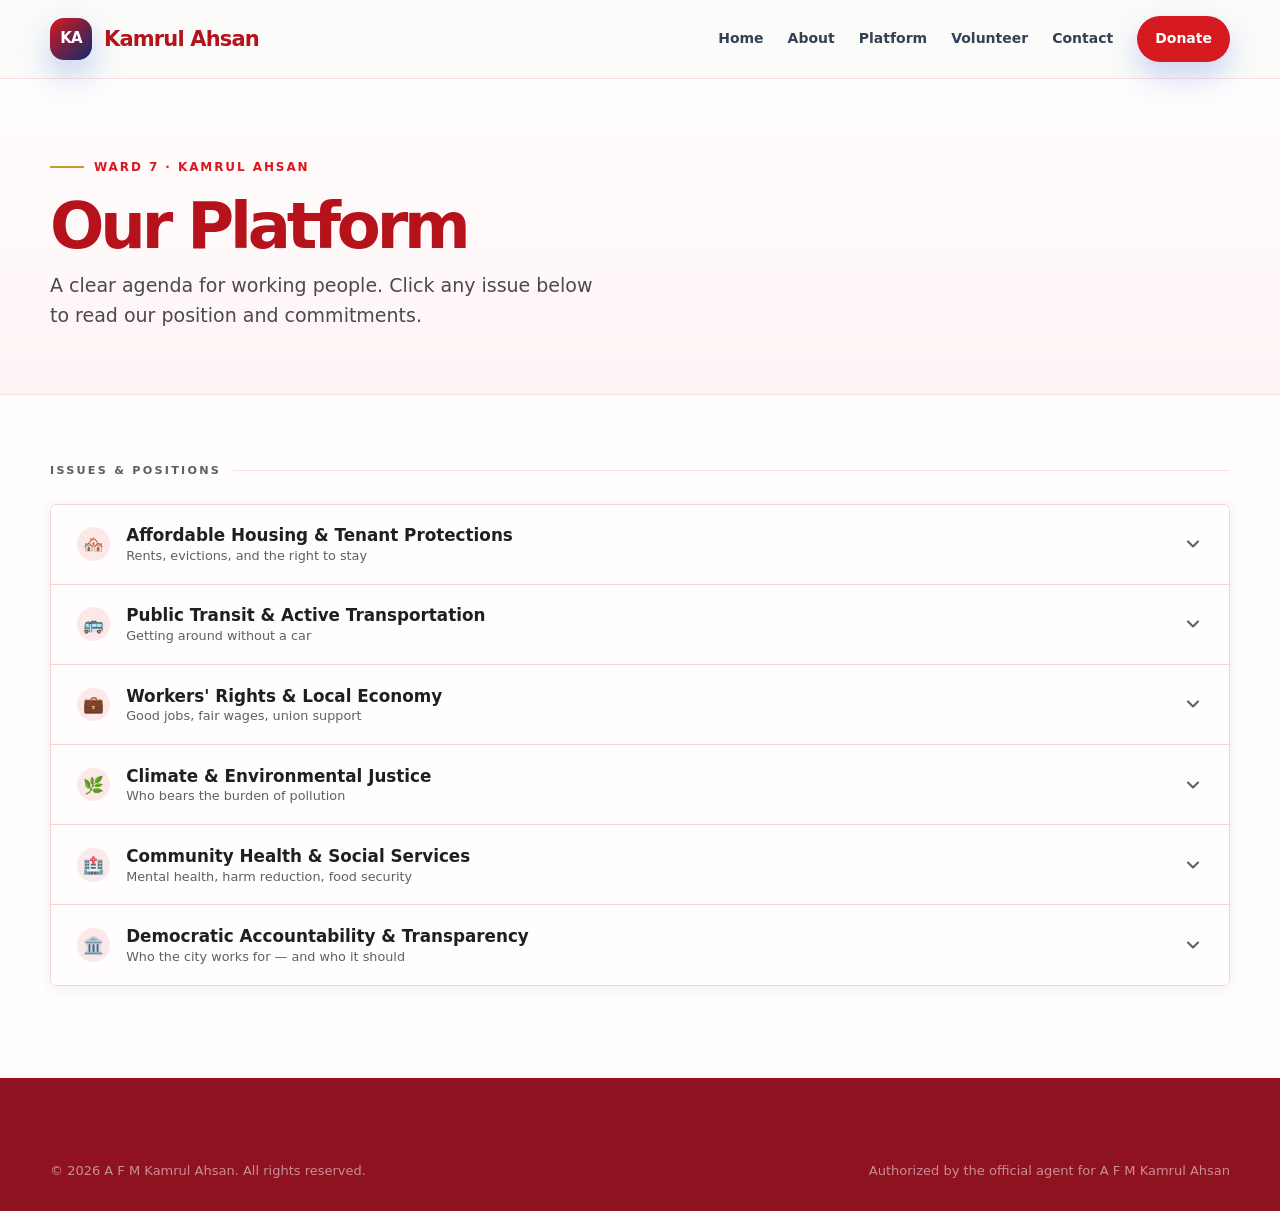
<file: platform.html>
<!DOCTYPE html>
<html lang="en">
<head>
  <meta charset="UTF-8">
  <title>Platform | Kamrul Ahsan Ward 7</title>
  <link rel="stylesheet" href="styles.css">
</head>
<body>

<header class="site-header">
  <div class="container nav">
    <a class="brand" href="index.html">
      <span class="brand-mark">KA</span>
      <span>Kamrul Ahsan</span>
    </a>
    <nav class="nav-links">
      <a href="index.html">Home</a>
      <a href="about.html">About</a>
      <a href="platform.html">Platform</a>
      <a href="volunteer.html">Volunteer</a>
      <a href="contact.html">Contact</a>
      <a class="pill" href="donate.html">Donate</a>
    </nav>
  </div>
</header>

<!-- Platform hero — sits below the nav, above the accordion -->
<section class="platform-hero">
  <div class="container">
    <p class="eyebrow">Ward 7 · Kamrul Ahsan</p>
    <h1>Our Platform</h1>
    <p class="hero-copy">A clear agenda for working people. Click any issue below to read our position and commitments.</p>
  </div>
</section>

<main class="platform-main">
  <div class="container">
    <p class="section-label">Issues &amp; Positions</p>

    <div class="accordion" id="platform-accordion">

      <!-- ITEM 1 -->
      <div class="accordion-item" data-item>
        <button class="accordion-trigger" aria-expanded="false" data-trigger>
          <span class="trigger-icon">🏘️</span>
          <span class="trigger-text">
            <span class="trigger-title">Affordable Housing &amp; Tenant Protections</span>
            <span class="trigger-sub">Rents, evictions, and the right to stay</span>
          </span>
          <svg class="trigger-chevron" viewBox="0 0 24 24" fill="none" stroke="currentColor" stroke-width="2.5" stroke-linecap="round" stroke-linejoin="round">
            <polyline points="6 9 12 15 18 9"/>
          </svg>
        </button>
        <div class="accordion-panel" role="region">
          <div class="accordion-panel-inner">
            <div class="accordion-content">
              <p>Housing is not a commodity — it is a right. Our city has seen rents climb significantly over the past five years while wages have stagnated. Working families are being pushed out of neighbourhoods they built.</p>
              <ul class="policy-points">
                <li>Introduce a rent stabilization bylaw capping annual increases at inflation</li>
                <li>Establish a tenant advocacy office funded through development levies</li>
                <li>Require 30% affordable units in all new developments above a threshold number of units</li>
                <li>End no-fault evictions and extend notice periods to a minimum of 6 months</li>
              </ul>
              <p>Replace this placeholder text with your own detailed platform content. Add as many paragraphs and bullet points as needed.</p>
              <div class="tag-row">
                <span class="tag">Housing</span>
                <span class="tag">Tenants</span>
                <span class="tag">Affordability</span>
              </div>
            </div>
          </div>
        </div>
      </div>

      <!-- ITEM 2 -->
      <div class="accordion-item" data-item>
        <button class="accordion-trigger" aria-expanded="false" data-trigger>
          <span class="trigger-icon">🚌</span>
          <span class="trigger-text">
            <span class="trigger-title">Public Transit &amp; Active Transportation</span>
            <span class="trigger-sub">Getting around without a car</span>
          </span>
          <svg class="trigger-chevron" viewBox="0 0 24 24" fill="none" stroke="currentColor" stroke-width="2.5" stroke-linecap="round" stroke-linejoin="round">
            <polyline points="6 9 12 15 18 9"/>
          </svg>
        </button>
        <div class="accordion-panel" role="region">
          <div class="accordion-panel-inner">
            <div class="accordion-content">
              <p>A city built around the car is a city built for the few. We will push for a transit network that is frequent, free at point of use, and prioritized over private vehicle traffic.</p>
              <ul class="policy-points">
                <li>Advocate for fare-free transit funded through a municipal vehicle levy</li>
                <li>Dedicated bus lanes on all major arterials</li>
                <li>Protected cycling infrastructure connecting all wards</li>
                <li>Real-time arrival displays and accessible stop infrastructure</li>
              </ul>
              <div class="tag-row">
                <span class="tag">Transit</span>
                <span class="tag">Climate</span>
                <span class="tag">Infrastructure</span>
              </div>
            </div>
          </div>
        </div>
      </div>

      <!-- ITEM 3 -->
      <div class="accordion-item" data-item>
        <button class="accordion-trigger" aria-expanded="false" data-trigger>
          <span class="trigger-icon">💼</span>
          <span class="trigger-text">
            <span class="trigger-title">Workers' Rights &amp; Local Economy</span>
            <span class="trigger-sub">Good jobs, fair wages, union support</span>
          </span>
          <svg class="trigger-chevron" viewBox="0 0 24 24" fill="none" stroke="currentColor" stroke-width="2.5" stroke-linecap="round" stroke-linejoin="round">
            <polyline points="6 9 12 15 18 9"/>
          </svg>
        </button>
        <div class="accordion-panel" role="region">
          <div class="accordion-panel-inner">
            <div class="accordion-content">
              <p>The city is one of the largest employers in our community. We will use that power deliberately — to set standards, not race to the bottom.</p>
              <ul class="policy-points">
                <li>Require a living wage for all city contractors and subcontractors</li>
                <li>Preference for unionized firms in all municipal procurement</li>
                <li>Support local worker co-operatives through city business licensing reform</li>
                <li>Oppose use of municipal land for speculative commercial development</li>
              </ul>
              <div class="tag-row">
                <span class="tag">Labour</span>
                <span class="tag">Economy</span>
                <span class="tag">Co-ops</span>
              </div>
            </div>
          </div>
        </div>
      </div>

      <!-- ITEM 4 -->
      <div class="accordion-item" data-item>
        <button class="accordion-trigger" aria-expanded="false" data-trigger>
          <span class="trigger-icon">🌿</span>
          <span class="trigger-text">
            <span class="trigger-title">Climate &amp; Environmental Justice</span>
            <span class="trigger-sub">Who bears the burden of pollution</span>
          </span>
          <svg class="trigger-chevron" viewBox="0 0 24 24" fill="none" stroke="currentColor" stroke-width="2.5" stroke-linecap="round" stroke-linejoin="round">
            <polyline points="6 9 12 15 18 9"/>
          </svg>
        </button>
        <div class="accordion-panel" role="region">
          <div class="accordion-panel-inner">
            <div class="accordion-content">
              <p>Climate change is not an abstract future threat — it is a present crisis that falls hardest on low-income communities and communities of colour. Environmental policy must be inseparable from social justice.</p>
              <ul class="policy-points">
                <li>Enforce and strengthen municipal anti-idling and air quality bylaws in industrial zones</li>
                <li>Green retrofits for social housing units — funded, not downloaded onto tenants</li>
                <li>Community land trusts for urban agriculture and green space in underserved wards</li>
                <li>No new fossil fuel infrastructure on city-owned land</li>
              </ul>
              <div class="tag-row">
                <span class="tag">Climate</span>
                <span class="tag">Justice</span>
                <span class="tag">Environment</span>
              </div>
            </div>
          </div>
        </div>
      </div>

      <!-- ITEM 5 -->
      <div class="accordion-item" data-item>
        <button class="accordion-trigger" aria-expanded="false" data-trigger>
          <span class="trigger-icon">🏥</span>
          <span class="trigger-text">
            <span class="trigger-title">Community Health &amp; Social Services</span>
            <span class="trigger-sub">Mental health, harm reduction, food security</span>
          </span>
          <svg class="trigger-chevron" viewBox="0 0 24 24" fill="none" stroke="currentColor" stroke-width="2.5" stroke-linecap="round" stroke-linejoin="round">
            <polyline points="6 9 12 15 18 9"/>
          </svg>
        </button>
        <div class="accordion-panel" role="region">
          <div class="accordion-panel-inner">
            <div class="accordion-content">
              <p>Austerity has gutted the community infrastructure that holds neighbourhoods together. We will fight to restore and expand what was taken — not through charity, but through public investment.</p>
              <ul class="policy-points">
                <li>Fund community health centres in every ward, not just downtown</li>
                <li>Harm reduction services treated as healthcare, not policing</li>
                <li>Municipal food bank network with dignity — no surveillance, no conditions</li>
                <li>Mental health crisis response that does not default to police</li>
              </ul>
              <div class="tag-row">
                <span class="tag">Health</span>
                <span class="tag">Harm Reduction</span>
                <span class="tag">Food</span>
              </div>
            </div>
          </div>
        </div>
      </div>

      <!-- ITEM 6 -->
      <div class="accordion-item" data-item>
        <button class="accordion-trigger" aria-expanded="false" data-trigger>
          <span class="trigger-icon">🏛️</span>
          <span class="trigger-text">
            <span class="trigger-title">Democratic Accountability &amp; Transparency</span>
            <span class="trigger-sub">Who the city works for — and who it should</span>
          </span>
          <svg class="trigger-chevron" viewBox="0 0 24 24" fill="none" stroke="currentColor" stroke-width="2.5" stroke-linecap="round" stroke-linejoin="round">
            <polyline points="6 9 12 15 18 9"/>
          </svg>
        </button>
        <div class="accordion-panel" role="region">
          <div class="accordion-panel-inner">
            <div class="accordion-content">
              <p>City Hall too often operates as a closed institution that consults residents as an afterthought. We will change who has a seat at the table — permanently, not just during election season.</p>
              <ul class="policy-points">
                <li>Participatory budgeting for a meaningful share of the ward's capital budget</li>
                <li>Lobbyist registry and strict disclosure rules for developer meetings</li>
                <li>Council meetings in the evening and in accessible community spaces</li>
                <li>No corporate donations to the campaign — ever</li>
              </ul>
              <div class="tag-row">
                <span class="tag">Democracy</span>
                <span class="tag">Transparency</span>
                <span class="tag">Accountability</span>
              </div>
            </div>
          </div>
        </div>
      </div>

    </div><!-- /accordion -->
  </div>
</main>

<footer class="footer">
  <div class="container">
    <div class="legal">
      <span>© 2026 A F M Kamrul Ahsan. All rights reserved.</span>
      <span>Authorized by the official agent for A F M Kamrul Ahsan</span>
    </div>
  </div>
</footer>

<script>
  document.querySelectorAll('[data-item]').forEach(item => {
    item.querySelector('[data-trigger]').addEventListener('click', () => {
      const isOpen = item.classList.contains('is-open');
      document.querySelectorAll('[data-item]').forEach(i => {
        i.classList.remove('is-open');
        i.querySelector('[data-trigger]').setAttribute('aria-expanded', 'false');
      });
      if (!isOpen) {
        item.classList.add('is-open');
        item.querySelector('[data-trigger]').setAttribute('aria-expanded', 'true');
        setTimeout(() => {
          item.scrollIntoView({ behavior: 'smooth', block: 'nearest' });
        }, 50);
      }
    });
  });
</script>

</body>
</html>
</file>
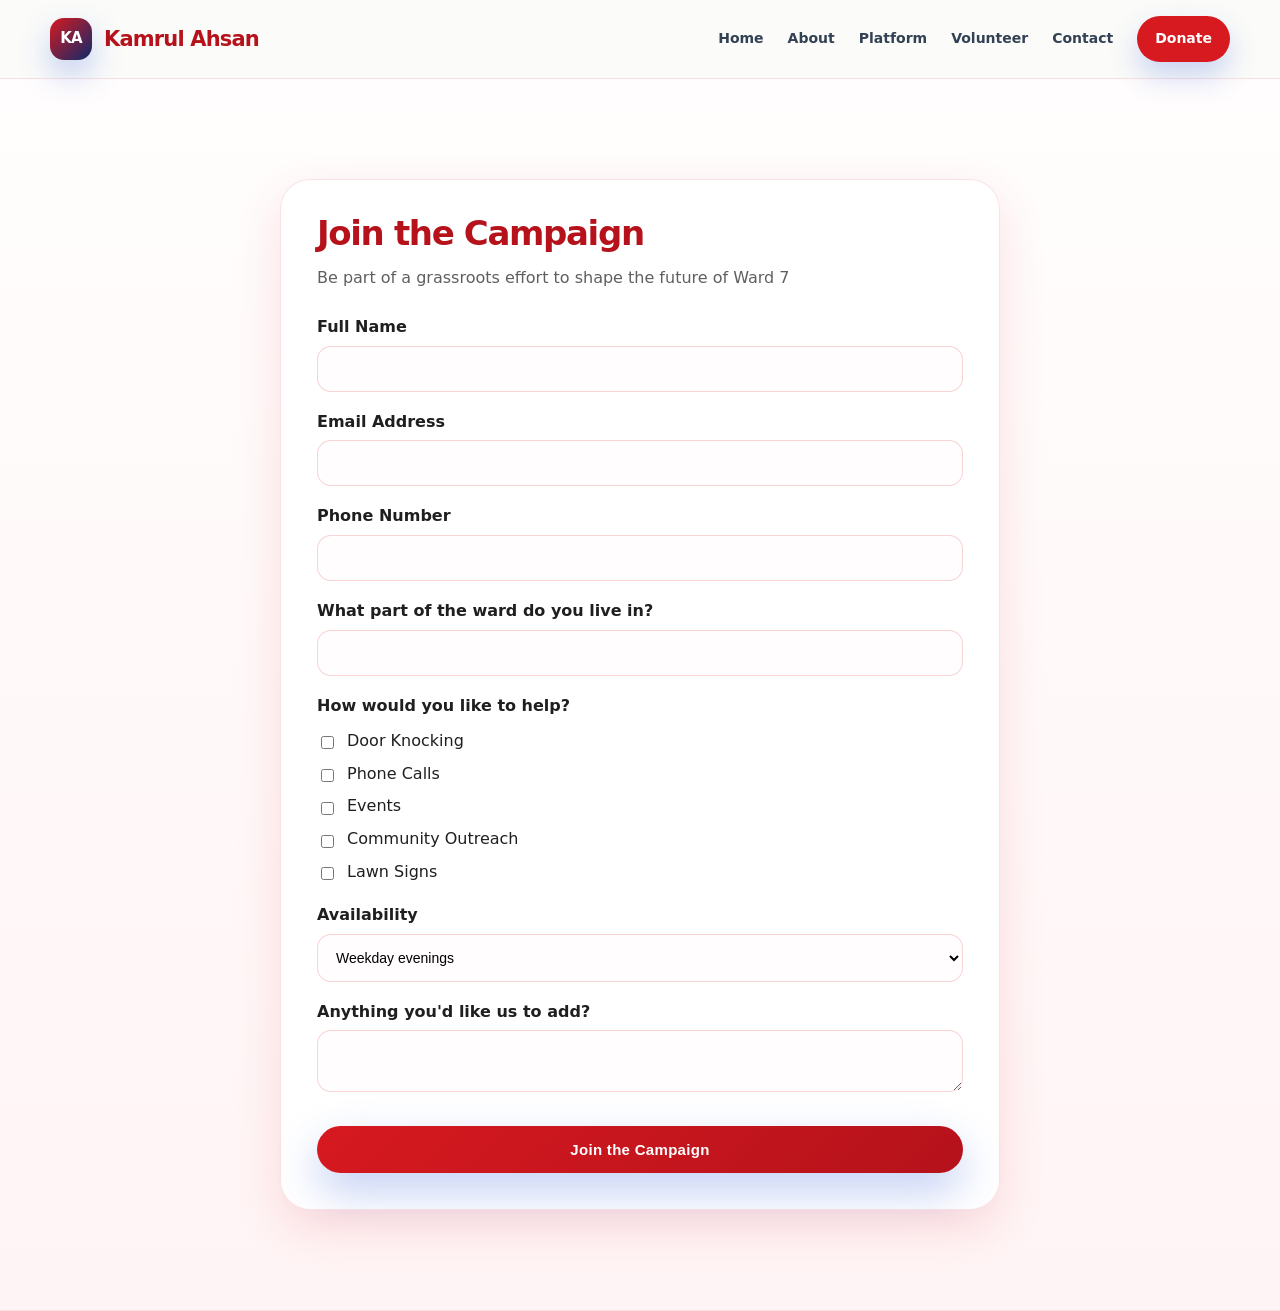
<file: volunteer.html>
<!DOCTYPE html>
<html lang="en">
<head>
  <meta charset="UTF-8">
  <title>Volunteer | Kamrul Ahsan</title>
  <link rel="stylesheet" href="styles.css">
</head>
<body>

<header class="site-header">
  <div class="container nav">
    <a class="brand" href="index.html">
      <span class="brand-mark">KA</span>
      <span>Kamrul Ahsan</span>
    </a>
    <nav class="nav-links">
      <a href="index.html">Home</a>
      <a href="about.html">About</a>
      <a href="platform.html">Platform</a>
      <a href="volunteer.html">Volunteer</a>
      <a href="contact.html">Contact</a>
      <a class="pill" href="donate.html">Donate</a>
    </nav>
  </div>
</header>

<section class="volunteer-hero">

  <div class="container">
    <div class="volunteer-wrap">

      <div class="volunteer-panel">

        <h2>Join the Campaign</h2>
        <p>Be part of a grassroots effort to shape the future of Ward 7</p>

        <form class="volunteer-form" action="https://formspree.io/f/xrejdkdk" method="POST">

          <label>Full Name</label>
          <input type="text" name="name" required>

          <label>Email Address</label>
          <input type="email" name="email" required>

          <label>Phone Number</label>
          <input type="tel" name="phone">

          <label>What part of the ward do you live in?</label>
          <input type="text" name="location">

          <label>How would you like to help?</label>
          <div class="checkbox-group">
            <label><input type="checkbox" name="help" value="Door Knocking"> Door Knocking</label>
            <label><input type="checkbox" name="help" value="Phone Calls"> Phone Calls</label>
            <label><input type="checkbox" name="help" value="Events"> Events</label>
            <label><input type="checkbox" name="help" value="Outreach"> Community Outreach</label>
            <label><input type="checkbox" name="help" value="Logistics"> Lawn Signs</label>
          </div>

          <label>Availability</label>
          <select name="availability">
            <option>Weekday evenings</option>
            <option>Weekends</option>
            <option>Flexible</option>
          </select>

          <label>Anything you'd like us to add?</label>
          <textarea name="message"></textarea>

          <button type="submit">Join the Campaign</button>

        </form>

      </div>

    </div>
  </div>

</section>
</file>
<file: styles.css>
:root {
  --ink: #1f1f1f;
  --navy: #b5121b;
  --royal: #d71920;
  --sky: #fff3f4;
  --gold: #c89a2b;
  --paper: #fffdfd;
  --muted: #5f5f5f;
  --line: rgba(215, 25, 32, 0.12);
  --white: #ffffff;
  --shadow: 0 18px 48px rgba(215, 25, 32, 0.12);
  --soft-shadow: 0 10px 28px rgba(215, 25, 32, 0.08);
  --radius: 24px;

  /* Accordion variables — mapped to site palette */
  --accent:       #b5121b;
  --accent-light: #fde8e9;
  --border:       rgba(215, 25, 32, 0.18);
  --mid:          #5f5f5f;
  --open-bg:      #fffdfd;
}

    * { box-sizing: border-box; }
    html { scroll-behavior: smooth; }

    body {
      margin: 0;
      font-family: Inter, ui-sans-serif, system-ui, -apple-system, BlinkMacSystemFont, "Segoe UI", sans-serif;
      color: var(--ink);
      background: var(--paper);
      line-height: 1.55;
    }

    a { color: inherit; text-decoration: none; }
    img { max-width: 100%; display: block; }
    svg { overflow: visible; }
    .trigger-chevron { display: block !important; width: 1.25rem !important; height: 1.25rem !important; flex-shrink: 0; max-width: 1.25rem; }

    .container {
      width: min(1180px, calc(100% - 40px));
      margin: 0 auto;
    }

    .topbar {
      background: var(--navy);
      color: rgba(255,255,255,.82);
      font-size: 13px;
      letter-spacing: .01em;
    }

    .topbar .container {
      display: flex;
      justify-content: space-between;
      gap: 20px;
      padding: 9px 0;
    }

    .site-header {
      position: sticky;
      top: 0;
      z-index: 50;
      background: rgba(251, 251, 248, .84);
      backdrop-filter: blur(18px);
      border-bottom: 1px solid var(--line);
    }

    .nav {
      height: 78px;
      display: flex;
      align-items: center;
      justify-content: space-between;
    }

    .brand {
      display: flex;
      align-items: center;
      gap: 12px;
      font-weight: 900;
      letter-spacing: -.04em;
      color: var(--navy);
      font-size: 21px;
    }

    .brand-mark {
      width: 42px;
      height: 42px;
      border-radius: 14px;
      background: linear-gradient(135deg, var(--royal), #0f2a6b);
      color: white;
      display: grid;
      place-items: center;
      font-size: 15px;
      letter-spacing: -.05em;
      box-shadow: 0 14px 32px rgba(36, 84, 214, .28);
    }

    .nav-links {
      display: flex;
      align-items: center;
      gap: 24px;
      color: #334155;
      font-size: 14px;
      font-weight: 750;
    }

    .nav-links a:not(.pill):hover { color: var(--royal); }

    .pill {
      background: var(--royal);
      color: white;
      padding: 12px 18px;
      border-radius: 999px;
      box-shadow: 0 14px 30px rgba(36, 84, 214, .24);
    }

    .hero {
  position: relative;
  overflow: hidden;
  background: linear-gradient(180deg, #fffdfd 0%, #fff4f5 100%);
  border-bottom: 1px solid var(--line);
}

    .hero:before {
  display: none;
}

    .hero-inner {
  position: relative;
  display: grid;
  grid-template-columns: 1.08fr .92fr;
  gap: 42px;
  align-items: center;
  min-height: 620px;
  padding: 56px 0 64px;
}

    .eyebrow {
      display: inline-flex;
      align-items: center;
      gap: 10px;
      color: var(--royal);
      font-weight: 900;
      text-transform: uppercase;
      letter-spacing: .16em;
      font-size: 12px;
      margin: 0 0 20px;
    }

    .eyebrow:before {
      content: "";
      width: 34px;
      height: 2px;
      background: var(--gold);
    }

    h1 {
  margin: 0;
  max-width: 640px;
  color: var(--navy);
  font-size: clamp(42px, 5vw, 72px);
  line-height: .95;
  letter-spacing: -.065em;
}

    .hero-copy {
  max-width: 560px;
  color: #4a4a4a;
  font-size: 19px;
  margin: 22px 0 28px;
}

    .actions {
      display: flex;
      flex-wrap: wrap;
      gap: 14px;
      margin-bottom: 38px;
    }

    .btn {
      display: inline-flex;
      justify-content: center;
      align-items: center;
      min-height: 54px;
      padding: 0 23px;
      border-radius: 999px;
      font-weight: 900;
      transition: transform .2s ease, box-shadow .2s ease, background .2s ease;
    }

    .btn:hover { transform: translateY(-2px); }
    .btn-primary { background: var(--royal); color: white; box-shadow: 0 18px 44px rgba(36,84,214,.28); }
    .btn-dark { background: var(--navy); color: white; box-shadow: 0 18px 44px rgba(16,31,70,.22); }
    .btn-light { background: white; border: 1px solid var(--line); color: var(--navy); }

    .proof-strip {
      display: grid;
      grid-template-columns: repeat(4, 1fr);
      gap: 12px;
      max-width: 680px;
    }

    .proof {
  background: #ffffff;
  border: 1px solid var(--line);
  border-radius: 18px;
  padding: 14px 16px;
  box-shadow: none;
}

    .proof strong { display: block; color: var(--navy); font-size: 14px; }
    .proof span { display: block; color: var(--muted); font-size: 13px; margin-top: 2px; }

    .candidate-panel {
      position: relative;
      align-self: stretch;
      min-height: 570px;
    }

    .portrait-card {
  position: absolute;
  inset: 12px 0 12px 40px;
  background: #ffffff;
  border: 1px solid rgba(215, 25, 32, 0.10);
  border-radius: 30px;
  box-shadow: var(--soft-shadow);
  overflow: hidden;
}

    .portrait-placeholder {
  height: 100%;
  background:
    linear-gradient(135deg, rgba(215,25,32,.06), rgba(181,18,27,.14)),
    url('https://images.unsplash.com/photo-1521791136064-7986c2920216?auto=format&fit=crop&w=1200&q=80') center/cover;
  filter: saturate(.96) contrast(1.01);
}

    .floating-card {
      position: absolute;
      left: 0;
      bottom: 38px;
      width: min(360px, 82%);
      background: rgba(255,255,255,.94);
      border: 1px solid rgba(15,23,42,.08);
      border-radius: 26px;
      padding: 22px;
      box-shadow: var(--shadow);
    }

    .floating-card h3 {
      margin: 0 0 8px;
      color: var(--navy);
      font-size: 23px;
      letter-spacing: -.04em;
    }

    .floating-card p {
      margin: 0;
      color: var(--muted);
      font-size: 15px;
    }

    .mini-badge {
      position: absolute;
      top: 58px;
      right: 18px;
      width: 150px;
      height: 150px;
      border-radius: 50%;
      background: var(--navy);
      color: white;
      display: grid;
      place-items: center;
      text-align: center;
      font-weight: 950;
      line-height: 1.05;
      letter-spacing: -.04em;
      transform: rotate(8deg);
      box-shadow: 0 24px 50px rgba(16,31,70,.26);
    }

    .mini-badge span { display: block; font-size: 13px; color: rgba(255,255,255,.76); margin-top: 6px; letter-spacing: .08em; text-transform: uppercase; }

    section { padding: 92px 0; }

    .section-head {
      display: flex;
      align-items: end;
      justify-content: space-between;
      gap: 40px;
      margin-bottom: 38px;
    }

    h2 {
      margin: 0;
      max-width: 760px;
      color: var(--navy);
      font-size: clamp(34px, 4vw, 55px);
      line-height: 1;
      letter-spacing: -.065em;
    }

    .section-head p {
      max-width: 390px;
      color: var(--muted);
      margin: 0;
      font-size: 17px;
    }

    .announcement {
      background: var(--navy);
      color: white;
      padding: 34px 0;
    }

    .announcement .container {
      display: grid;
      grid-template-columns: .85fr 1.15fr auto;
      align-items: center;
      gap: 26px;
    }

    .announcement small {
      color: rgba(255,255,255,.64);
      text-transform: uppercase;
      letter-spacing: .16em;
      font-weight: 900;
    }

    .announcement strong {
      display: block;
      font-size: 24px;
      letter-spacing: -.04em;
      margin-top: 3px;
    }

    .announcement p {
      margin: 0;
      color: rgba(255,255,255,.78);
    }

    .priority-grid {
      display: grid;
      grid-template-columns: repeat(3, 1fr);
      gap: 18px;
    }

    .priority-card {
      background: white;
      border: 1px solid var(--line);
      border-radius: var(--radius);
      padding: 30px;
      box-shadow: var(--soft-shadow);
      min-height: 250px;
      position: relative;
      overflow: hidden;
    }

    .priority-card:after {
      content: "";
      position: absolute;
      inset: auto 0 0 0;
      height: 5px;
      background: linear-gradient(90deg, var(--royal), #7f1117);
      transform: scaleX(.35);
      transform-origin: left;
      transition: transform .28s ease;
    }

    .priority-card:hover:after { transform: scaleX(1); }

    .icon {
      width: 48px;
      height: 48px;
      border-radius: 16px;
      background: var(--sky);
      color: var(--royal);
      display: grid;
      place-items: center;
      font-weight: 950;
      margin-bottom: 28px;
    }

    .priority-card h3 {
      margin: 0 0 12px;
      color: var(--navy);
      font-size: 24px;
      line-height: 1.05;
      letter-spacing: -.045em;
    }

    .priority-card p { margin: 0; color: var(--muted); }

    .bio {
      background: white;
    }

    .bio-wrap {
      display: grid;
      grid-template-columns: .78fr 1.22fr;
      gap: 56px;
      align-items: center;
    }

    .bio-photo {
  min-height: 520px;
  border-radius: 36px;
  overflow: hidden;
  background:
    linear-gradient(135deg, rgba(215,25,32,.06), rgba(181,18,27,.10)),
    url('https://images.unsplash.com/photo-1556761175-b413da4baf72?auto=format&fit=crop&w=1000&q=80') center/cover;
  box-shadow: var(--shadow);
}

    .bio-copy p {
      color: #475569;
      font-size: 18px;
      margin: 0 0 18px;
    }

    .credentials {
      display: grid;
      grid-template-columns: repeat(2, 1fr);
      gap: 12px;
      margin-top: 28px;
    }

    .credential {
      padding: 16px 18px;
      border-radius: 18px;
      background: #f8fafc;
      border: 1px solid var(--line);
      color: var(--navy);
      font-weight: 850;
      font-size: 14px;
    }

    .involved {
      background:
        linear-gradient(180deg, #f7f9ff 0%, #fbfbf8 100%);
    }

    .involved-grid {
      display: grid;
      grid-template-columns: 1.05fr .95fr;
      gap: 22px;
      align-items: stretch;
    }

    .large-cta {
  border-radius: 36px;
  padding: 42px;
  background: linear-gradient(135deg, var(--royal), var(--navy));
  color: white;
  box-shadow: var(--shadow);
  min-height: 360px;
  display: flex;
  flex-direction: column;
  justify-content: space-between;
}

    .large-cta h2 { color: white; }
    .large-cta p { color: rgba(255,255,255,.78); font-size: 18px; max-width: 540px; }

    .small-ctas {
      display: grid;
      gap: 18px;
    }

    .small-cta {
      background: white;
      border: 1px solid var(--line);
      border-radius: 28px;
      padding: 28px;
      box-shadow: var(--soft-shadow);
    }

    .small-cta h3 { margin: 0 0 6px; color: var(--navy); font-size: 23px; letter-spacing: -.04em; }
    .small-cta p { margin: 0 0 20px; color: var(--muted); }

    .updates-grid {
      display: grid;
      grid-template-columns: 1.1fr .9fr;
      gap: 18px;
    }

    .update-card {
      background: white;
      border: 1px solid var(--line);
      border-radius: 28px;
      padding: 30px;
      box-shadow: var(--soft-shadow);
    }

    .update-card.featured {
  min-height: 330px;
  display: flex;
  flex-direction: column;
  justify-content: end;
  background:
    linear-gradient(135deg, rgba(181,18,27,.90), rgba(215,25,32,.78)),
    url('https://images.unsplash.com/photo-1494526585095-c41746248156?auto=format&fit=crop&w=1200&q=80') center/cover;
  color: white;
}
    .update-card.featured h3 { color: white; }
    .update-card.featured p, .update-card.featured .date { color: rgba(255,255,255,.76); }

    .date {
      color: var(--royal);
      font-weight: 900;
      text-transform: uppercase;
      letter-spacing: .14em;
      font-size: 12px;
      margin-bottom: 14px;
    }

    .update-card h3 { margin: 0 0 10px; font-size: 25px; line-height: 1.05; color: var(--navy); letter-spacing: -.04em; }
    .update-card p { margin: 0; color: var(--muted); }

    .footer {
  background: #8f1220;
  color: white;
  padding: 58px 0 30px;
}

    .footer-grid {
      display: grid;
      grid-template-columns: 1.2fr repeat(3, .6fr);
      gap: 38px;
      padding-bottom: 44px;
      border-bottom: 1px solid rgba(255,255,255,.13);
    }

    .footer h3, .footer h4 { margin: 0 0 14px; }
    .footer p, .footer a { color: rgba(255,255,255,.68); }
    .footer a { display: block; margin: 7px 0; }
    .footer a:hover { color: white; }

    .legal {
      display: flex;
      justify-content: space-between;
      gap: 20px;
      padding-top: 24px;
      color: rgba(255,255,255,.52);
      font-size: 13px;
    }

    @media (max-width: 960px) {
      .topbar { display: none; }
      .nav-links a:not(.pill) { display: none; }
      .hero-inner, .bio-wrap, .involved-grid, .updates-grid { grid-template-columns: 1fr; }
      .candidate-panel { min-height: 540px; }
      .portrait-card { left: 20px; }
      .priority-grid { grid-template-columns: 1fr; }
      .section-head { display: block; }
      .section-head p { margin-top: 16px; }
      .announcement .container { grid-template-columns: 1fr; }
      .credentials { grid-template-columns: 1fr; }
      .footer-grid { grid-template-columns: 1fr; }
      .legal { flex-direction: column; }
    }

    @media (max-width: 620px) {
      .container { width: min(100% - 28px, 1180px); }
      .nav { height: 68px; }
      .brand { font-size: 18px; }
      .brand-mark { width: 38px; height: 38px; }
      .hero-inner { min-height: auto; padding: 52px 0; }
      h1 { font-size: 48px; }
      .hero-copy { font-size: 18px; }
      .proof-strip { grid-template-columns: 1fr; }
      .candidate-panel { display: none; }
      section { padding: 64px 0; }
      .large-cta { padding: 30px; }
    }

/* === HERO-STYLE VOLUNTEER SECTION === */

.volunteer-hero {
  background: linear-gradient(180deg, #fffdfd 0%, #fff4f5 100%);
  border-bottom: 1px solid var(--line);
  padding: 100px 0;
}

.volunteer-wrap {
  max-width: 720px;
  margin: 0 auto;
}

/* Panel styled like your portrait card */
.volunteer-panel {
  background: rgba(255,255,255,0.92);
  border: 1px solid rgba(215, 25, 32, 0.12);
  border-radius: 30px;
  padding: 36px;
  box-shadow: var(--shadow);
  backdrop-filter: blur(10px);
}

/* Typography closer to hero */
.volunteer-panel h2 {
  font-size: 34px;
  letter-spacing: -.04em;
  margin-bottom: 10px;
}

.volunteer-panel p {
  font-size: 16px;
  color: var(--muted);
  margin-bottom: 24px;
}

/* Inputs – softer, more premium */
.volunteer-form input,
.volunteer-form textarea,
.volunteer-form select {
  width: 100%;
  padding: 14px;
  margin-top: 6px;
  border-radius: 14px;
  border: 1px solid rgba(215, 25, 32, 0.18);
  background: #fffdfd;
  font-size: 14px;
  transition: all 0.2s ease;
}

.volunteer-form input:focus,
.volunteer-form textarea:focus,
.volunteer-form select:focus {
  outline: none;
  border-color: var(--royal);
  box-shadow: 0 0 0 3px rgba(215, 25, 32, 0.12);
}

/* Labels */
.volunteer-form label {
  font-weight: 700;
  margin-top: 18px;
  display: block;
}

/* Checkbox group refined */
.checkbox-group {
  margin-top: 10px;
}

.checkbox-group label {
  display: flex;
  align-items: center;
  justify-content: flex-start; /* IMPORTANT */
  gap: 10px;
  font-weight: 500;
  margin-top: 8px;
  width: fit-content; /* prevents stretching */
}

.checkbox-group input {
  width: auto;
  accent-color: var(--royal);
}

/* Button – matches hero CTAs */
.volunteer-form button {
  margin-top: 26px;
  width: 100%;
  padding: 15px;
  border-radius: 999px;
  border: none;
  background: linear-gradient(135deg, var(--royal), var(--navy));
  color: white;
  font-weight: 900;
  font-size: 15px;
  letter-spacing: .02em;
  cursor: pointer;
  box-shadow: 0 18px 44px rgba(36,84,214,.28);
  transition: all 0.2s ease;
}

.volunteer-form button:hover {
  transform: translateY(-2px);
  box-shadow: 0 22px 50px rgba(36,84,214,.34);
}

    /* ── PLATFORM PAGE ── */
    .platform-hero {
      background: linear-gradient(180deg, #fffdfd 0%, #fff4f5 100%);
      border-bottom: 1px solid var(--line);
      padding: 72px 0 64px;
    }
    .platform-hero h1 {
      margin-bottom: 0.5rem;
    }
    .platform-hero .hero-copy {
      margin-top: 14px;
      margin-bottom: 0;
    }
    .platform-main {
      padding: 56px 0 92px;
    }
    .section-label {
      font-size: 0.7rem;
      font-weight: 700;
      letter-spacing: 0.2em;
      text-transform: uppercase;
      color: var(--muted);
      margin-bottom: 1.5rem;
      display: flex;
      align-items: center;
      gap: 0.75rem;
    }
    .section-label::after {
      content: '';
      flex: 1;
      height: 1px;
      background: var(--line);
    }

    /* ── ACCORDION ── */
    .accordion {
      display: flex;
      flex-direction: column;
      gap: 0;
      border: 1.5px solid var(--border);
      border-radius: 6px;
      overflow: hidden;
      box-shadow: 0 2px 16px rgba(26,26,24,0.07);
    }
 
    .accordion-item {
      border-bottom: 1.5px solid var(--border);
      background: var(--open-bg);
      transition: background 0.2s;
    }
    .accordion-item:last-child { border-bottom: none; }
 
    .accordion-item.is-open {
      background: #fff;
    }
 
    /* trigger button */
    .accordion-trigger {
      width: 100%;
      display: flex;
      align-items: center;
      gap: 1rem;
      padding: 1.3rem 1.6rem;
      background: none;
      border: none;
      cursor: pointer;
      text-align: left;
      font-family: inherit;
      position: relative;
      transition: background 0.15s;
    }
    .accordion-trigger:hover {
      background: rgba(192,57,43,0.04);
    }
    .accordion-item.is-open .accordion-trigger {
      background: rgba(192,57,43,0.05);
    }
 
    .trigger-icon {
      flex-shrink: 0;
      width: 2.1rem;
      height: 2.1rem;
      border-radius: 50%;
      background: var(--accent-light);
      display: flex;
      align-items: center;
      justify-content: center;
      font-size: 1.05rem;
      transition: background 0.2s, transform 0.2s;
    }
    .accordion-item.is-open .trigger-icon {
      background: var(--accent);
    }
 
    .trigger-text {
      flex: 1;
    }
    .trigger-title {
      font-size: 1.05rem;
      font-weight: 700;
      color: var(--ink);
      line-height: 1.25;
      display: block;
    }
    .trigger-sub {
      font-size: 0.8rem;
      color: var(--mid);
      font-weight: 400;
      margin-top: 0.1rem;
      display: block;
    }
 
    .trigger-chevron {
      flex-shrink: 0;
      width: 1.25rem;
      height: 1.25rem;
      color: var(--mid);
      transition: transform 0.35s cubic-bezier(0.4,0,0.2,1), color 0.2s;
    }
    .accordion-item.is-open .trigger-chevron {
      transform: rotate(180deg);
      color: var(--accent);
    }
 
    /* panel */
    .accordion-panel {
      display: grid;
      grid-template-rows: 0fr;
      transition: grid-template-rows 0.38s cubic-bezier(0.4,0,0.2,1);
    }
    .accordion-item.is-open .accordion-panel {
      grid-template-rows: 1fr;
    }
    .accordion-panel-inner {
      overflow: hidden;
    }
    .accordion-content {
      padding: 0 1.6rem 1.8rem 1.6rem;
      padding-left: calc(1.6rem + 2.1rem + 1rem); /* align under title */
      border-top: 1px solid var(--border);
      padding-top: 1.4rem;
    }
 
    /* content styles */
    .accordion-content p {
      color: #3a3a34;
      font-size: 0.97rem;
      line-height: 1.75;
      margin-bottom: 1rem;
    }
    .accordion-content p:last-child { margin-bottom: 0; }
 
    .policy-points {
      list-style: none;
      margin: 1rem 0;
      display: flex;
      flex-direction: column;
      gap: 0.55rem;
    }
    .policy-points li {
      display: flex;
      gap: 0.65rem;
      align-items: flex-start;
      font-size: 0.93rem;
      color: #3a3a34;
      line-height: 1.6;
    }
    .policy-points li::before {
      content: '→';
      color: var(--accent);
      font-weight: 600;
      flex-shrink: 0;
      margin-top: 0.05rem;
    }
 
    .tag-row {
      display: flex;
      flex-wrap: wrap;
      gap: 0.4rem;
      margin-top: 1.1rem;
    }
    .tag {
      font-size: 0.7rem;
      font-weight: 600;
      letter-spacing: 0.1em;
      text-transform: uppercase;
      padding: 0.25rem 0.6rem;
      border-radius: 3px;
      background: var(--accent-light);
      color: var(--accent);
    }
 
    /* ── FOOTER ── */
    footer {
      text-align: center;
      padding: 2rem;
      font-size: 0.8rem;
      color: var(--mid);
      border-top: 1px solid var(--border);
    }
 
    /* ── RESPONSIVE ── */
    @media (max-width: 600px) {
      .accordion-content {
        padding-left: 1.6rem;
      }
      header h1 { font-size: 2.2rem; }
    }
</file>
